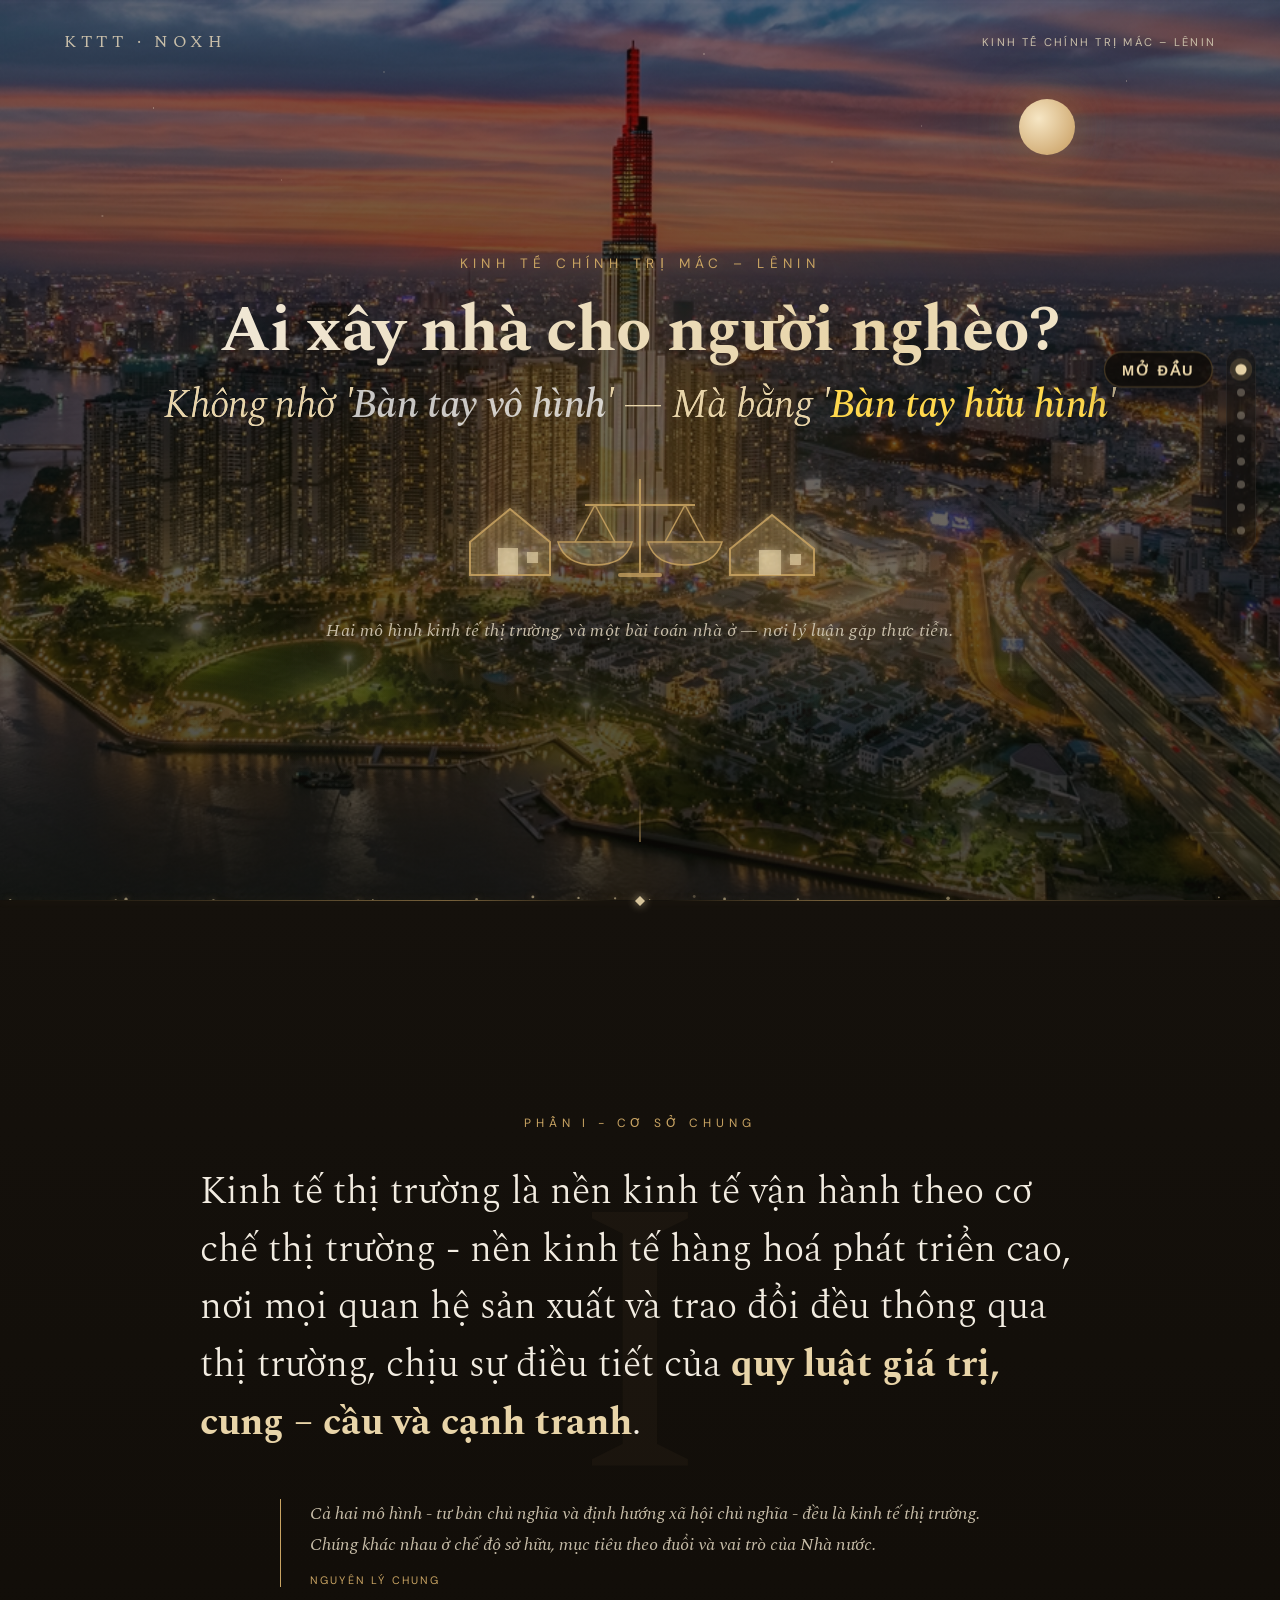
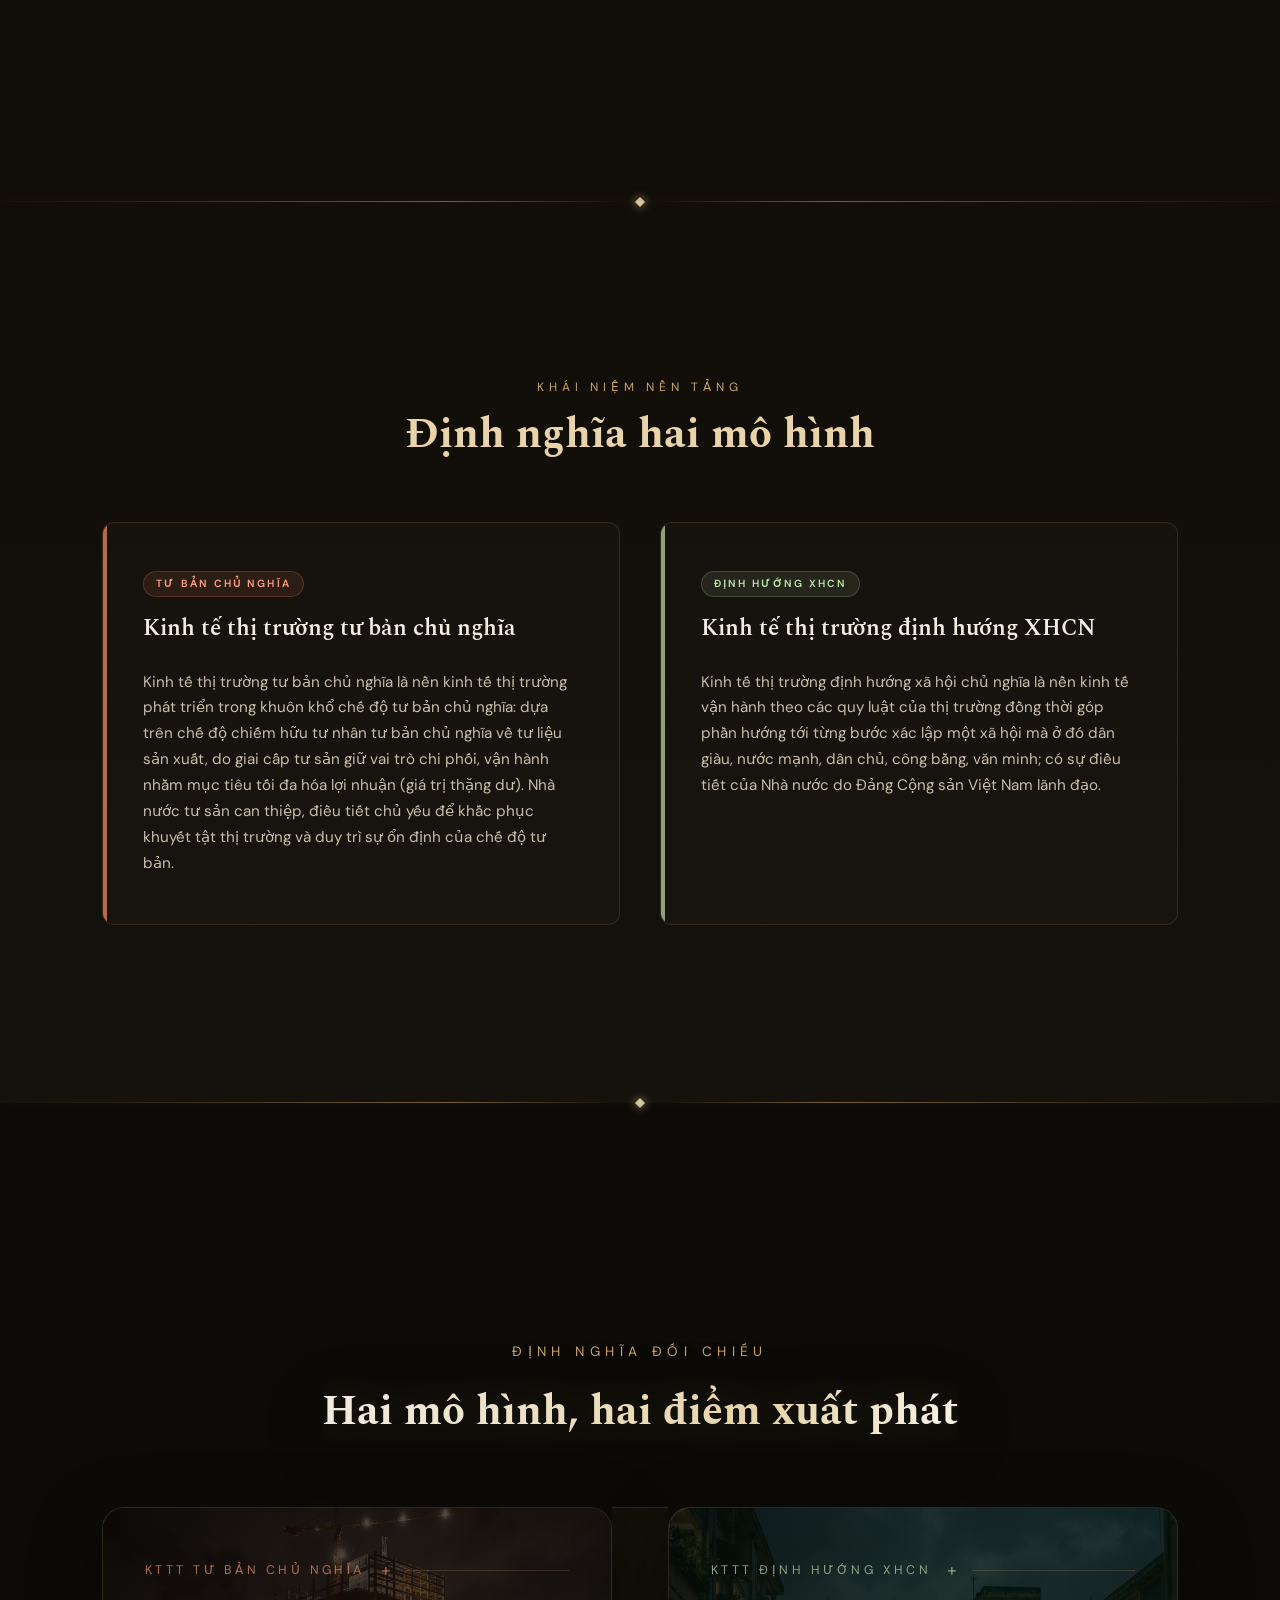
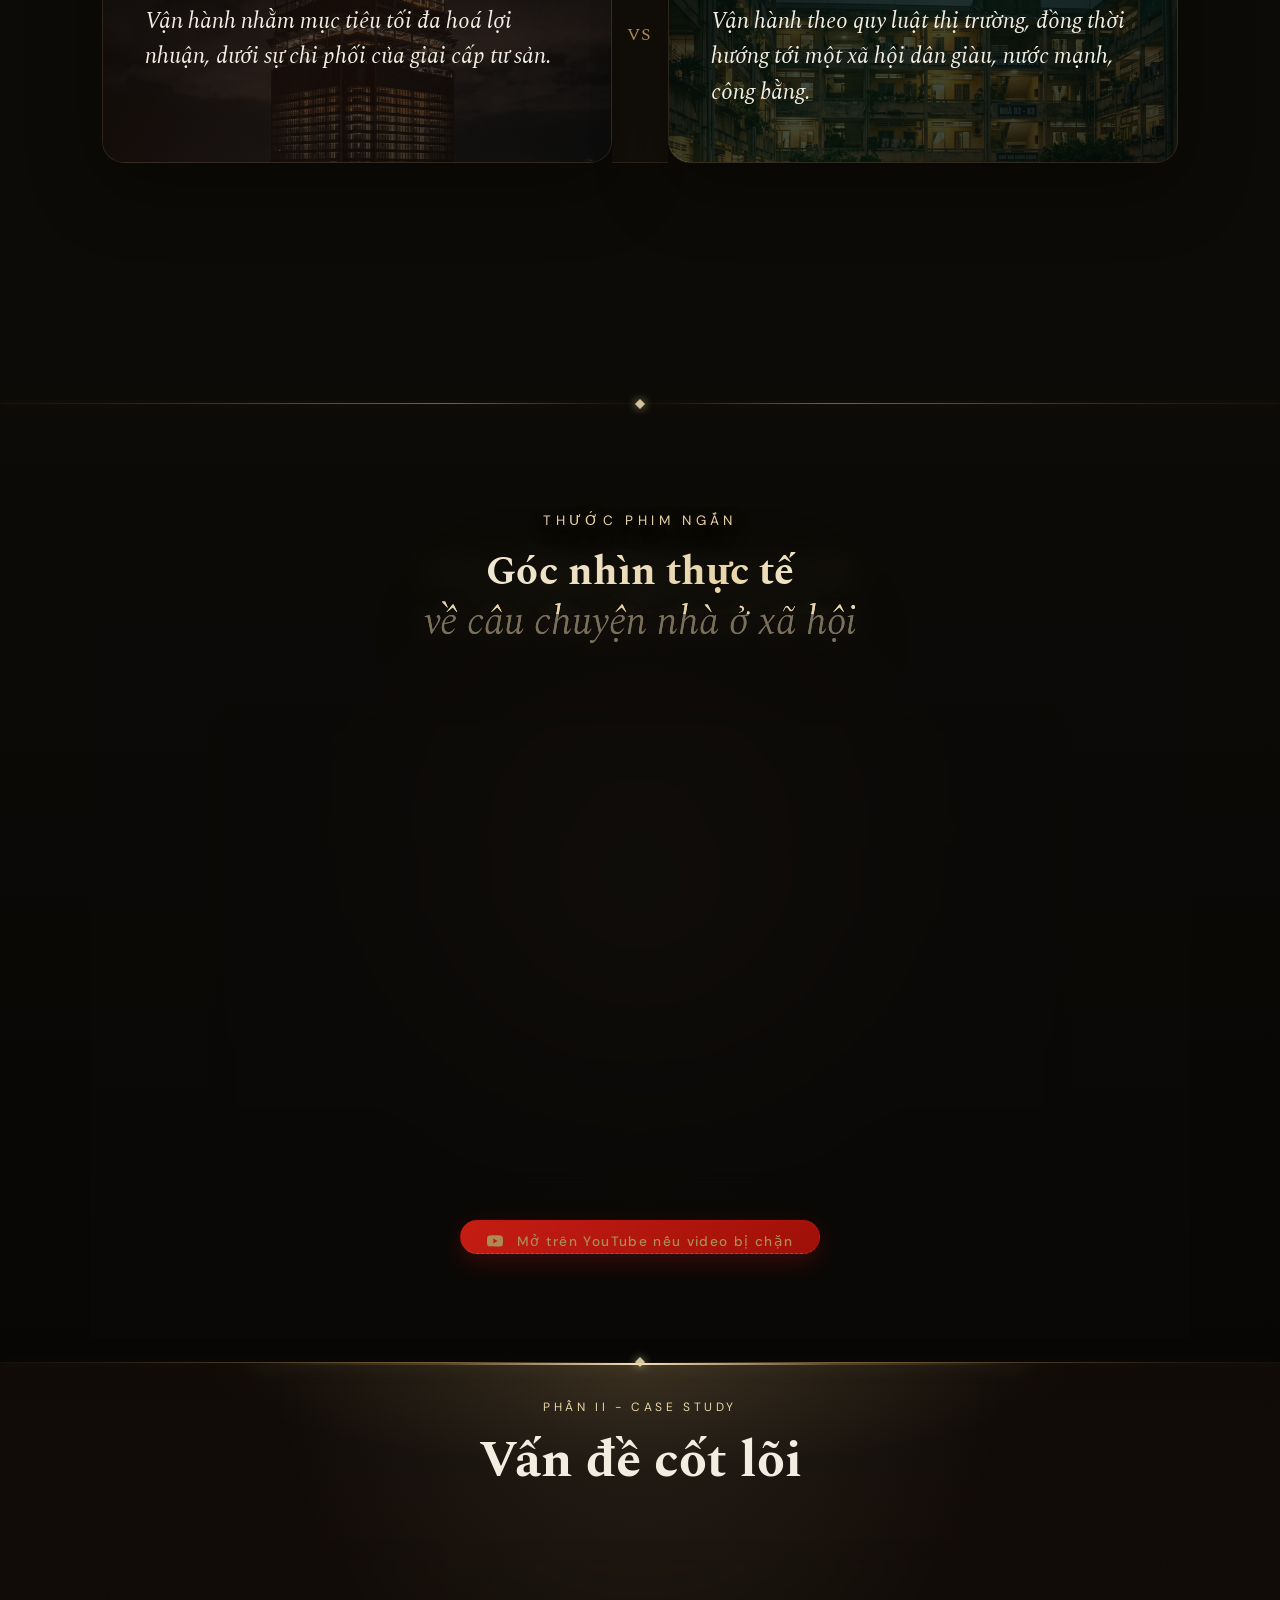
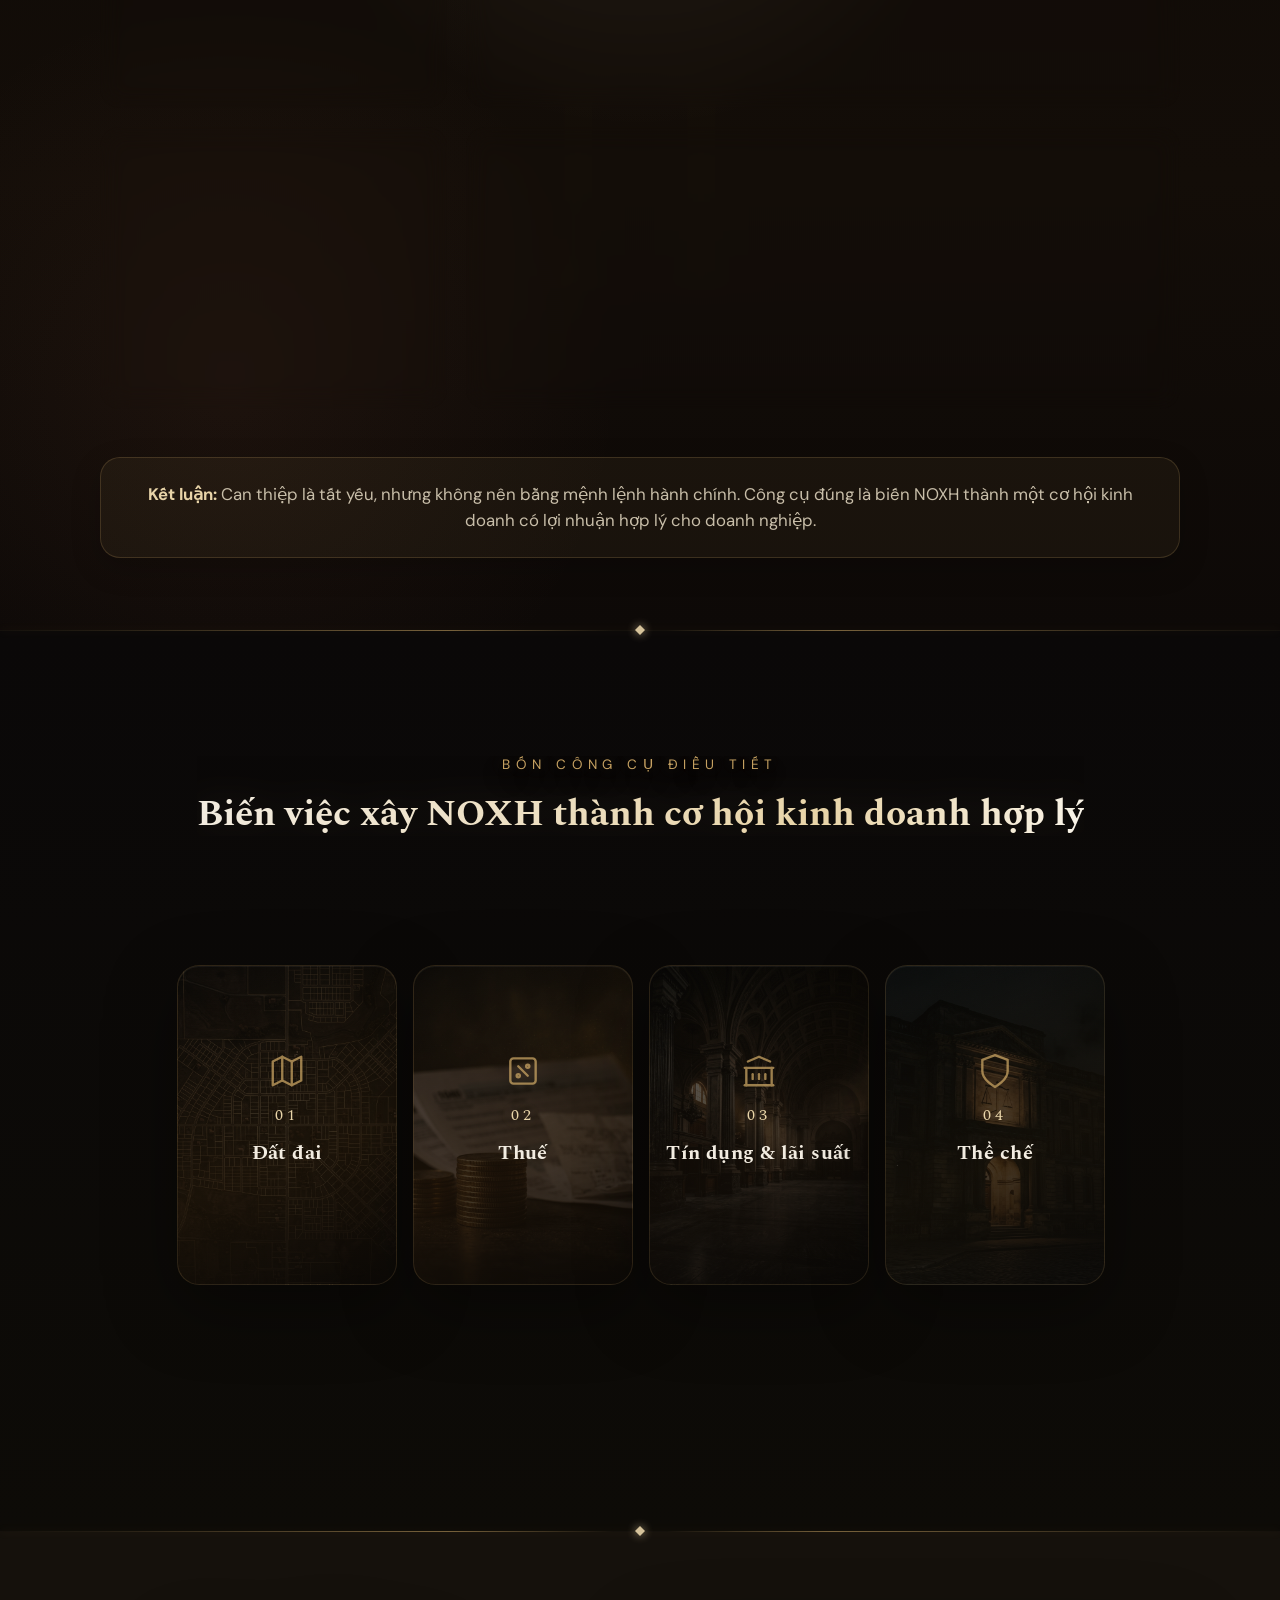
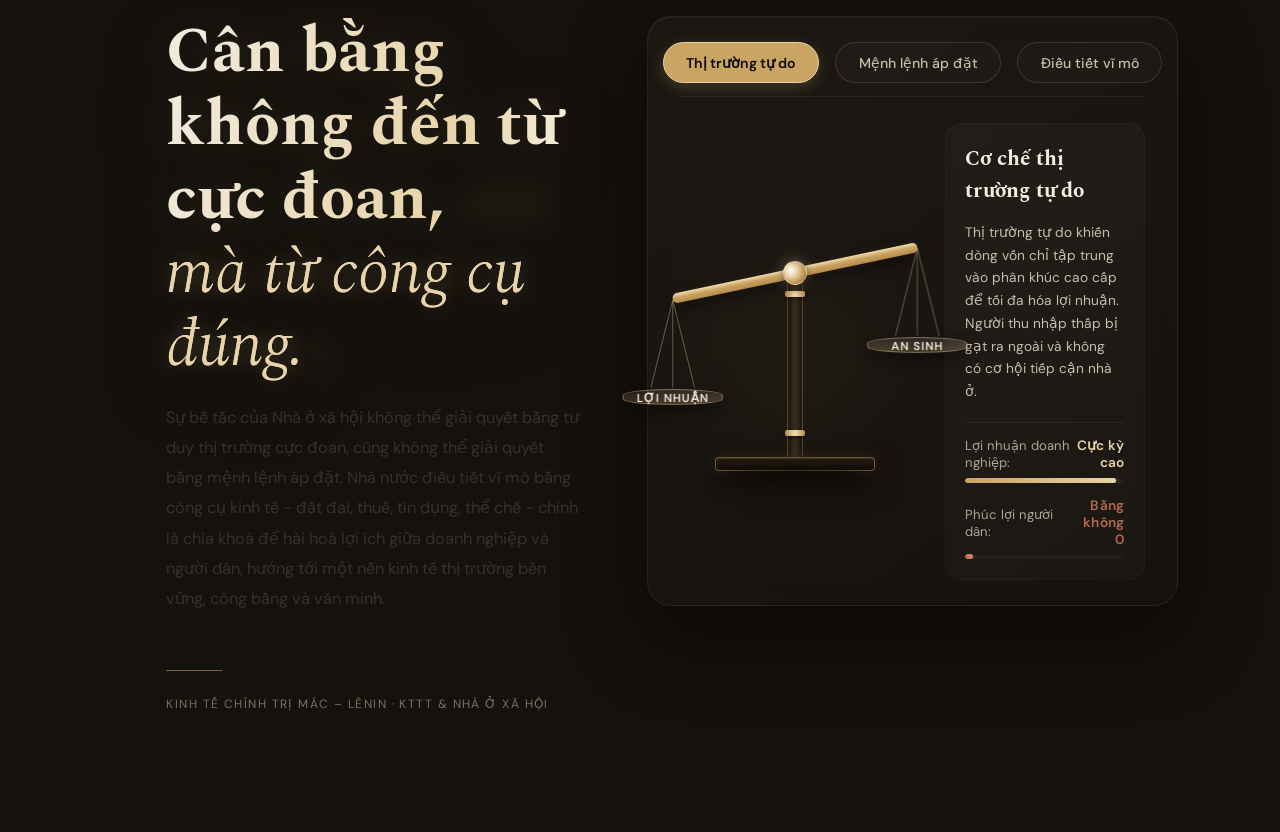
<file: index.html>
<!--
  =========================================
  GHI CHÚ DỰ ÁN (PROJECT OVERVIEW & CONTEXT)
  =========================================
  - Tên dự án: Trang trình chiếu tương tác "Bàn Tay Vô Hình và Bàn Tay Nhà Nước - Câu Chuyện Nhà Ở Xã Hội"
  - Môn học: Kinh tế chính trị Mác – Lênin (Marxist-Leninist Political Economy).
  - Vai trò của file này: Chứa cấu trúc HTML chính, nội dung văn bản, sơ đồ SVG và các thẻ liên kết CSS (style.css) cùng Javascript (script.js).
  
  Cấu trúc các phần (Sections):
    1. Preloader & Navigation: Màn hình chờ tải trang và thanh điều hướng cố định (Sticky Navigation) với thanh tiến trình tiến độ đọc.
    2. Scene 1 - Hero: Phần giới thiệu chính, hiệu ứng hạt bụi vàng (Canvas) và các lớp nền Parallax (sao, mặt trăng, dải sáng aurora).
    3. Scene 2 - Phần I (Cơ sở lý luận): Giới thiệu khái quát về kinh tế thị trường, các quy luật giá trị, cung - cầu và cạnh tranh.
    4. Scene 3 - Định nghĩa & Đối chiếu:
       - Định nghĩa chi tiết về KTTT Tư bản chủ nghĩa và KTTT Định hướng XHCN.
       - Bảng so sánh tương tác (Accordion panels) giữa 2 mô hình (Sở hữu, Mục tiêu, Phân phối, Vai trò Nhà nước, Công bằng).
    5. Scene 4 - Phóng sự thực tế: Nhúng trình phát video Youtube về thực trạng nhà ở xã hội (NOXH).
    6. Scene 5 - Phần II (Vấn đề cốt lõi): Sử dụng Bento Grid hiển thị mâu thuẫn cốt lõi giữa lợi nhuận doanh nghiệp và nhu cầu của người nghèo.
       - Có sơ đồ động mô phỏng dòng vốn thị trường chảy vào phân khúc cao cấp thay vì NOXH khi thiếu sự can thiệp.
    7. Scene 6 - Bốn công cụ điều tiết: Thiết kế lưới thẻ tương tác 3D (Đất đai, Thuế, Lãi suất, Thể chế) nhằm biến xây dựng NOXH thành cơ hội kinh doanh hợp lý.
    8. Scene 7 - Kết luận & Cán cân tương tác: Mô phỏng cán cân công lý/kinh tế để người dùng tương tác lựa chọn 3 chế độ:
       - Thị trường tự do (Tự điều tiết cực đoan) -> Lợi nhuận cao, An sinh bằng 0.
       - Mệnh lệnh áp đặt -> Triệt tiêu động lực kinh doanh.
       - Điều tiết vĩ mô -> Hài hòa lợi ích giữa Lợi nhuận và An sinh.
-->
<!doctype html>
<html lang="vi">

<head>
  <meta charset="UTF-8" />
  <meta name="viewport" content="width=device-width, initial-scale=1.0" />
  <title>Bàn Tay Vô Hình và Bàn Tay Nhà Nước - Câu Chuyện Nhà Ở Xã Hội</title>
  <link rel="preconnect" href="https://fonts.googleapis.com" />
  <link rel="preconnect" href="https://fonts.gstatic.com" crossorigin>
  <link
    href="https://fonts.googleapis.com/css2?family=DM+Sans:ital,wght@0,400;0,500;0,600;0,700;1,400;1,500;1,600;1,700&family=Spectral:ital,wght@0,300;0,400;0,500;0,600;0,700;1,300;1,400;1,500;1,600;1,700&display=swap"
    rel="stylesheet" />
  <link rel="stylesheet" href="style.css" />
</head>

<body>

  <!-- PRELOADER: Màn hình chờ khi tải trang. Giúp che đi quá trình tải hình ảnh nền nặng và khởi tạo Canvas. -->
  <div id="preloader">
    <div class="preloader-content">
      <div class="preloader-line">
        <div class="preloader-progress" id="preloader-progress"></div>
      </div>
      <div class="preloader-text">Loading... <span id="preloader-percent">0</span>%</div>
    </div>
  </div>

  <!-- THANH TIẾN TRÌNH & NÚT ĐIỀU HƯỚNG NHANH -->
  <!-- #progress: Thanh chạy dọc đầu trang thể hiện % cuộn trang của người dùng -->
  <div id="progress"></div>
  <!-- #section-dots: Chứa các dấu chấm nhỏ bên phải màn hình để chuyển nhanh đến các Scene -->
  <div id="section-dots" aria-label="Điều hướng từng phần"></div>

  <!-- NAVIGATION HEADER: Thanh tiêu đề đầu trang. Tự động thu nhỏ và đổi màu khi cuộn trang (nav-scrolled). -->
  <nav>
    <div class="nav-logo">KTTT · NOXH</div>
    <div class="nav-title" id="nav-center-title"></div>
    <div class="nav-tag">Kinh tế chính trị Mác – Lênin</div>
    <div class="nav-gold-divider" aria-hidden="true"><span class="gold-divider-gem"><svg viewBox="0 0 10 10"
          xmlns="http://www.w3.org/2000/svg">
          <polygon points="5,0 10,5 5,10 0,5" fill="rgba(232,212,168,0.9)" />
        </svg></span></div>
  </nav>

  <!-- SCENE 1: HERO (PHẦN MỞ ĐẦU)
       - Chứa tiêu đề chính đầy ấn tượng với hiệu ứng chữ phát sáng.
       - Các thẻ div nền tạo chiều sâu không gian Parallax di chuyển theo chuột.
       - Thẻ canvas để chạy script vẽ các hạt bụi vàng chuyển động ngẫu nhiên.
  -->
  <section class="scene" id="scene-hero" data-dot-label="Mở đầu">

    <!-- Các lớp nền Parallax tạo hiệu ứng 3D chiều sâu không gian -->
    <div class="stars" aria-hidden="true"></div> <!-- Lớp các vì sao nhấp nháy -->
    <div class="moon" aria-hidden="true"></div> <!-- Lớp mặt trăng phát sáng -->
    <div id="motes" aria-hidden="true"></div> <!-- Lớp bụi mờ ảo -->
    <div class="atmos" aria-hidden="true"></div> <!-- Dải sáng nền 1 -->
    <div class="atmos-2" aria-hidden="true"></div> <!-- Dải sáng nền 2 -->
    <!-- Parallax aurora -->
    <div class="hero-aurora" aria-hidden="true"></div> <!-- Hiệu ứng hào quang phát sáng -->
    <!-- Particle canvas: Nơi JavaScript vẽ hiệu ứng bụi vàng chuyển động liên tục -->
    <canvas id="hero-canvas" aria-hidden="true"></canvas>

    <div class="hero-content">
      <div class="hero-eyebrow">Kinh tế chính trị Mác – Lênin</div>
      <h1 class="hero-title">
        <span class="hero-main">Ai xây nhà cho người nghèo?</span>
        <span class="hero-second">Không nhờ '<span class="hero-vohinh">Bàn tay vô hình</span>' — Mà bằng '<span
            class="hero-kientao">Bàn tay hữu hình</span>'</span>
      </h1>
      <div class="hero-illustration" aria-hidden="true">
        <svg viewBox="0 0 520 150" role="img" xmlns="http://www.w3.org/2000/svg">
          <defs>
            <linearGradient id="houseGold" x1="0" y1="0" x2="1" y2="1">
              <stop offset="0" stop-color="#f3deb0" />
              <stop offset="1" stop-color="#b78b47" />
            </linearGradient>
            <filter id="softGlow" x="-30%" y="-30%" width="160%" height="160%">
              <feGaussianBlur stdDeviation="4" result="blur" />
              <feMerge>
                <feMergeNode in="blur" />
                <feMergeNode in="SourceGraphic" />
              </feMerge>
            </filter>
          </defs>
          <g opacity="0.9" filter="url(#softGlow)">
            <path d="M90 95 L130 62 L170 95 V128 H90 Z" fill="rgba(201,164,99,0.18)" stroke="#c9a463"
              stroke-width="2" />
            <rect x="118" y="101" width="20" height="27" fill="#e8d4a8" opacity="0.75" />
            <rect x="147" y="105" width="11" height="11" fill="#e8d4a8" opacity="0.75" />
            <path d="M350 102 L392 68 L434 102 V128 H350 Z" fill="rgba(201,164,99,0.18)" stroke="#c9a463"
              stroke-width="2" />
            <rect x="379" y="103" width="22" height="25" fill="#e8d4a8" opacity="0.75" />
            <rect x="410" y="107" width="11" height="11" fill="#e8d4a8" opacity="0.75" />
            <line x1="260" y1="32" x2="260" y2="126" stroke="#c9a463" stroke-width="2" />
            <line x1="205" y1="58" x2="315" y2="58" stroke="#c9a463" stroke-width="2" />
            <line x1="215" y1="58" x2="195" y2="95" stroke="#c9a463" stroke-width="1.5" />
            <line x1="215" y1="58" x2="235" y2="95" stroke="#c9a463" stroke-width="1.5" />
            <path d="M178 95 H252 Q245 118 215 118 Q185 118 178 95Z" fill="rgba(232,212,168,0.14)" stroke="#c9a463"
              stroke-width="1.5" />
            <line x1="305" y1="58" x2="285" y2="95" stroke="#c9a463" stroke-width="1.5" />
            <line x1="305" y1="58" x2="325" y2="95" stroke="#c9a463" stroke-width="1.5" />
            <path d="M268 95 H342 Q335 118 305 118 Q275 118 268 95Z" fill="rgba(232,212,168,0.14)" stroke="#c9a463"
              stroke-width="1.5" />
            <rect x="238" y="126" width="44" height="4" rx="2" fill="#c9a463" opacity="0.85" />
          </g>
        </svg>
      </div>
      <p class="hero-sub">Hai mô hình kinh tế thị trường, và một bài toán nhà ở — <span class="no-break">nơi lý luận gặp
          thực tiễn.</span></p>
    </div>

    <button class="hero-scroll-hint" id="scroll-hint-btn" aria-label="Cuộn xuống phần tiếp theo">
      <div class="scroll-line"></div>
    </button>
  </section>

  <div class="gold-divider" aria-hidden="true"><span class="gold-divider-gem"><svg viewBox="0 0 10 10"
        xmlns="http://www.w3.org/2000/svg">
        <polygon points="5,0 10,5 5,10 0,5" fill="rgba(232,212,168,0.9)" />
      </svg></span></div>

  <!-- SCENE 2: CƠ SỞ CHUNG (PHẦN I - LÝ LUẬN NỀN TẢNG)
       - Trình bày định nghĩa sơ khởi và nguyên lý cốt lõi của kinh tế thị trường.
       - Lớp hiệu ứng .reveal giúp các phần tử mờ dần và trượt lên khi cuộn tới nhờ IntersectionObserver.
  -->
  <section class="scene scene-thesis" id="scene-thesis-1" data-dot-label="Cơ sở lý luận">
    <div class="thesis-number">I</div>
    <div class="thesis-eyebrow reveal">Phần I - Cơ sở chung</div>
    <p class="thesis-body reveal reveal-delay-1">Kinh tế thị trường là nền kinh tế vận hành theo cơ chế thị trường - nền
      kinh tế hàng hoá phát triển cao, nơi mọi quan hệ sản xuất và trao đổi đều thông qua thị trường, chịu sự điều tiết
      của <strong>quy luật giá trị, cung – cầu và cạnh tranh</strong>.</p>
    <div class="thesis-quote reveal reveal-delay-2">
      <p>Cả hai mô hình - tư bản chủ nghĩa và định hướng xã hội chủ nghĩa - đều là kinh tế thị trường. Chúng khác nhau ở
        chế độ sở hữu, mục tiêu theo đuổi và vai trò của Nhà nước.</p>
      <cite>Nguyên lý chung</cite>
    </div>
  </section>

  <div class="gold-divider" aria-hidden="true"><span class="gold-divider-gem"><svg viewBox="0 0 10 10"
        xmlns="http://www.w3.org/2000/svg">
        <polygon points="5,0 10,5 5,10 0,5" fill="rgba(232,212,168,0.9)" />
      </svg></span></div>

  <!-- SCENE: ĐỊNH NGHĨA HAI MÔ HÌNH KINH TẾ
       - Sử dụng lưới định nghĩa (definitions-grid) gồm 2 thẻ định nghĩa lớn.
       - Giúp người xem nắm bắt nhanh bản chất của KTTT Tư bản chủ nghĩa và KTTT Định hướng XHCN trước khi đi vào so sánh.
  -->
  <section class="scene" id="scene-definitions" data-dot-label="Định nghĩa">
    <div class="definitions-eyebrow reveal">Khái niệm nền tảng</div>
    <h2 class="definitions-title reveal reveal-delay-1" data-glow="Định nghĩa hai mô hình">Định nghĩa hai mô hình</h2>

    <div class="definitions-grid">
      <div class="definition-card tbcn reveal reveal-delay-2">
        <div class="def-header">
          <span class="def-badge">Tư bản chủ nghĩa</span>
          <h3>Kinh tế thị trường tư bản chủ nghĩa</h3>
        </div>
        <p class="def-text">Kinh tế thị trường tư bản chủ nghĩa là nền kinh tế thị trường phát triển trong khuôn khổ chế
          độ tư bản chủ nghĩa: dựa trên chế độ chiếm hữu tư nhân tư bản chủ nghĩa về tư liệu sản xuất, do giai cấp tư
          sản giữ vai trò chi phối, vận hành nhằm mục tiêu tối đa hóa lợi nhuận (giá trị thặng dư). Nhà nước tư sản can
          thiệp, điều tiết chủ yếu để khắc phục khuyết tật thị trường và duy trì sự ổn định của chế độ tư bản.</p>
      </div>

      <div class="definition-card xhcn reveal reveal-delay-3">
        <div class="def-header">
          <span class="def-badge">Định hướng XHCN</span>
          <h3>Kinh tế thị trường định hướng XHCN</h3>
        </div>
        <p class="def-text">Kinh tế thị trường định hướng xã hội chủ nghĩa là nền kinh tế vận hành theo các quy luật của
          thị trường đồng thời góp phần hướng tới từng bước xác lập một xã hội mà ở đó dân giàu, nước mạnh, dân chủ,
          công bằng, văn minh; có sự điều tiết của Nhà nước do Đảng Cộng sản Việt Nam lãnh đạo.</p>
      </div>
    </div>
  </section>

  <div class="gold-divider" aria-hidden="true"><span class="gold-divider-gem"><svg viewBox="0 0 10 10"
        xmlns="http://www.w3.org/2000/svg">
        <polygon points="5,0 10,5 5,10 0,5" fill="rgba(232,212,168,0.9)" />
      </svg></span></div>

  <!-- SCENE 3: HAI MÔ HÌNH ĐỐI CHIẾU CHI TIẾT (BẢNG TƯƠNG TÁC ACCORDION)
       - Thiết kế chia đôi màn hình (views-split) với ký tự "VS" ở giữa.
       - Mỗi bên là một Accordion Panel (.view-panel) cho phép nhấp chuột để mở rộng (.view-details) hiển thị các tiêu chí so sánh.
  -->
  <section class="scene" id="scene-views" data-dot-label="Hai mô hình">
    <div class="views-eyebrow reveal">Định nghĩa đối chiếu</div>
    <h2 class="views-title reveal reveal-delay-1" data-glow="Hai mô hình, hai điểm xuất phát">Hai mô hình, hai điểm xuất
      phát</h2>

    <div class="views-split">
      <div class="view-panel tbcn" data-panel="1" tabindex="0" role="button" aria-expanded="false">
        <div class="view-label">KTTT Tư bản chủ nghĩa <span class="toggle-icon">+</span></div>
        <p class="view-statement">Vận hành nhằm mục tiêu tối đa hoá lợi nhuận, dưới sự chi phối của giai cấp tư sản.</p>
        <div class="view-details">
          <div class="view-detail-item"><strong>Sở hữu:</strong> tư nhân tư bản chủ nghĩa về tư liệu sản xuất giữ vai
            trò chi phối.</div>
          <div class="view-detail-item"><strong>Mục tiêu:</strong> tối đa hoá lợi nhuận, tích luỹ tư bản - giá trị thặng
            dư là động lực trung tâm.</div>
          <div class="view-detail-item"><strong>Vai trò Nhà nước:</strong> Nhà nước tư sản can thiệp chủ yếu để khắc
            phục khuyết tật thị trường và duy trì ổn định chế độ.</div>
          <div class="view-detail-item"><strong>Phân phối:</strong> theo sở hữu vốn và quy mô vốn góp, theo quy luật
            cung – cầu hàng hoá sức lao động.</div>
          <div class="view-detail-item"><strong>Công bằng xã hội:</strong> là phương tiện để giữ ổn định chế độ, không
            phải mục tiêu tự thân.</div>
        </div>
      </div>

      <div class="views-vs">VS</div>

      <div class="view-panel xhcn" data-panel="2" tabindex="0" role="button" aria-expanded="false">
        <div class="view-label">KTTT định hướng XHCN <span class="toggle-icon">+</span></div>
        <p class="view-statement">Vận hành theo quy luật thị trường, đồng thời hướng tới một xã hội dân giàu, nước mạnh,
          công bằng.</p>
        <div class="view-details">
          <div class="view-detail-item"><strong>Sở hữu:</strong> đa sở hữu; kinh tế nhà nước giữ vai trò chủ đạo, kinh
            tế tư nhân là động lực quan trọng.</div>
          <div class="view-detail-item"><strong>Mục tiêu:</strong> dân giàu, nước mạnh, dân chủ, công bằng, văn minh;
            phát triển lực lượng sản xuất, xây dựng CNXH.</div>
          <div class="view-detail-item"><strong>Vai trò Nhà nước:</strong> Nhà nước pháp quyền XHCN của dân, do dân, vì
            dân, dưới sự lãnh đạo của Đảng; điều tiết vì lợi ích nhân dân.</div>
          <div class="view-detail-item"><strong>Phân phối:</strong> theo lao động, hiệu quả, đóng góp và phúc lợi xã
            hội.</div>
          <div class="view-detail-item"><strong>Công bằng xã hội:</strong> vừa là phương tiện, vừa là mục tiêu phải từng
            bước hiện thực hoá.</div>
        </div>
      </div>
    </div>
  </section>

  <div class="gold-divider" aria-hidden="true"><span class="gold-divider-gem"><svg viewBox="0 0 10 10"
        xmlns="http://www.w3.org/2000/svg">
        <polygon points="5,0 10,5 5,10 0,5" fill="rgba(232,212,168,0.9)" />
      </svg></span></div>

  <!-- SCENE: TRÌNH CHIẾU VIDEO THỰC TẾ
       - Nhúng video Youtube ẩn các thông tin quảng cáo liên quan qua tham số của youtube-nocookie.
       - Hỗ trợ nút dự phòng (yt-fallback-btn) nếu trình duyệt chặn không cho hiển thị iframe.
  -->
  <section class="scene" id="scene-video" data-dot-label="Phóng sự thực tế">
    <div class="video-eyebrow reveal">Thước phim ngắn</div>
    <h2 class="video-title reveal reveal-delay-1" data-glow="Góc nhìn thực tế về câu chuyện nhà ở xã hội">Góc nhìn thực
      tế<br><em>về câu chuyện nhà ở xã hội</em></h2>
    <div class="video-wrapper reveal reveal-delay-2">
      <iframe src="https://www.youtube-nocookie.com/embed/1OV3FjgYM9o?rel=0&modestbranding=1&playsinline=1"
        loading="lazy" title="YouTube video player" frameborder="0" allow="
        accelerometer;
        autoplay;
        clipboard-write;
        encrypted-media;
        gyroscope;
        picture-in-picture;
        web-share;
      " referrerpolicy="strict-origin-when-cross-origin" allowfullscreen></iframe>
    </div>
    <a class="yt-fallback-btn" href="https://www.youtube.com/watch?v=1OV3FjgYM9o" target="_blank"
      rel="noopener noreferrer">
      <svg class="yt-icon" viewBox="0 0 24 24" width="16" height="16" fill="currentColor"
        style="display:inline-block; vertical-align:middle; margin-right:6px;">
        <path
          d="M23.498 6.163a3.003 3.003 0 0 0-2.11-2.11C19.517 3.545 12 3.545 12 3.545s-7.517 0-9.388.508a3.003 3.003 0 0 0-2.11 2.11C0 8.033 0 12 0 12s0 3.967.502 5.837a3.003 3.003 0 0 0 2.11 2.11c1.871.508 9.388.508 9.388.508s7.517 0 9.388-.508a3.003 3.003 0 0 0 2.11-2.11C24 15.967 24 12 24 12s0-3.967-.502-5.837zM9.545 15.568V8.432L15.818 12l-6.273 3.568z" />
      </svg>
      Mở trên YouTube nếu video bị chặn
    </a>
  </section>

  <div class="gold-divider" aria-hidden="true"><span class="gold-divider-gem"><svg viewBox="0 0 10 10"
        xmlns="http://www.w3.org/2000/svg">
        <polygon points="5,0 10,5 5,10 0,5" fill="rgba(232,212,168,0.9)" />
      </svg></span></div>

  <!-- SCENE 4: PHẦN II - VẤN ĐỀ CỐT LÕI (BENTO GRID & SƠ ĐỒ DÒNG VỐN)
       - Thiết kế kiểu lưới Bento hiện đại (.bento-grid) để trình bày nội dung.
       - Trực quan hóa mâu thuẫn kinh tế: Dòng vốn tự do bị tắc khi chảy vào Nhà ở xã hội vì biên lợi nhuận thấp, trong khi dễ dàng chảy vào phân khúc cao cấp.
  -->
  <section class="scene scene-thesis case-study-scene case-study-pro" id="scene-thesis-2"
    data-dot-label="Vấn đề cốt lõi">
    <div class="thesis-number">II</div>

    <div class="bento-shell reveal">
      <div class="bento-header">
        <div class="bento-kicker">Phần II - Case Study</div>
        <h2 class="bento-main-title">Vấn đề cốt lõi</h2>
      </div>

      <div class="bento-grid">
        <!-- Mâu thuẫn -->
        <div class="bento-card bento-conflict">
          <div class="bento-card-title">Mâu thuẫn</div>
          <div class="bento-card-body">
            <p>Doanh nghiệp cần <strong class="gold-text">lợi nhuận</strong>.</p>
            <p>Người thu nhập thấp cần <strong class="gold-text">nhà ở giá rẻ</strong>.</p>
          </div>
        </div>

        <!-- Cơ chế -->
        <div class="bento-card bento-mechanism">
          <div class="bento-card-title">Cơ chế thị trường</div>
          <div class="bento-card-body">
            <p>Theo quy luật tỷ suất lợi nhuận, vốn tự động chảy vào phân khúc chung cư cao cấp — nơi biên lợi nhuận
              cao, thu hồi vốn nhanh.</p>
          </div>
        </div>

        <!-- Hệ quả -->
        <div class="bento-card bento-consequence">
          <div class="bento-card-title warning-text">Hệ quả</div>
          <div class="bento-card-body">
            <p>Nếu để <strong>“bàn tay vô hình”</strong> tự điều tiết, người nghèo sẽ hoàn toàn bị gạt ra rìa.</p>
          </div>
        </div>

        <!-- Dòng vốn -->
        <div class="bento-card bento-flow">
          <div class="bento-card-title">Dòng vốn thị trường</div>
          <div class="bento-card-body flow-container">

            <!-- Track 1: Chảy thông -->
            <div class="flow-item flow-good">
              <div class="flow-src-block">
                <svg class="flow-src-icon" viewBox="0 0 24 24" width="20" height="20" fill="none">
                  <rect x="2" y="6" width="20" height="14" rx="3" fill="rgba(201,164,99,0.15)" stroke="#c9a463"
                    stroke-width="1.5" />
                  <circle cx="12" cy="13" r="3" fill="#c9a463" opacity="0.8" />
                  <line x1="2" y1="10" x2="22" y2="10" stroke="#c9a463" stroke-width="1" opacity="0.5" />
                </svg>
                <span class="flow-src">Vốn đầu tư</span>
              </div>
              <div class="flow-track">
                <div class="flow-coin-track">
                  <span class="coin coin-1">💰</span>
                  <span class="coin coin-2">💰</span>
                  <span class="coin coin-3">💰</span>
                </div>
                <div class="flow-line"></div>
              </div>
              <div class="flow-dest-block flow-dest-good">
                <svg class="flow-dest-icon" viewBox="0 0 24 24" width="22" height="22" fill="none">
                  <path d="M3 21h18M5 21V9l7-6 7 6v12" stroke="#e8d4a8" stroke-width="1.5" stroke-linecap="round" />
                  <rect x="9" y="14" width="6" height="7" rx="1" fill="rgba(232,212,168,0.2)" stroke="#e8d4a8"
                    stroke-width="1.2" />
                </svg>
                <span class="flow-dest">Chung cư cao cấp<br><small>✓ Thu hồi vốn nhanh</small></span>
              </div>
            </div>

            <!-- Track 2: Bị chặn -->
            <div class="flow-item flow-blocked">
              <div class="flow-src-block">
                <svg class="flow-src-icon" viewBox="0 0 24 24" width="20" height="20" fill="none">
                  <rect x="2" y="6" width="20" height="14" rx="3" fill="rgba(201,164,99,0.1)"
                    stroke="rgba(201,164,99,0.5)" stroke-width="1.5" />
                  <circle cx="12" cy="13" r="3" fill="rgba(201,164,99,0.4)" />
                  <line x1="2" y1="10" x2="22" y2="10" stroke="rgba(201,164,99,0.3)" stroke-width="1" />
                </svg>
                <span class="flow-src">Vốn đầu tư</span>
              </div>
              <div class="flow-track blocked-track">
                <div class="flow-coin-track blocked-coin-track">
                  <span class="coin coin-b1">💸</span>
                  <span class="coin coin-b2">💸</span>
                </div>
                <div class="flow-line flow-line-blocked"></div>
                <div class="flow-block-wall">
                  <span class="block-icon">🚫</span>
                </div>
              </div>
              <div class="flow-dest-block flow-dest-bad">
                <svg class="flow-dest-icon" viewBox="0 0 24 24" width="22" height="22" fill="none">
                  <path d="M3 21h18M5 21V9l7-6 7 6v12" stroke="rgba(181,106,76,0.6)" stroke-width="1.5"
                    stroke-linecap="round" />
                  <rect x="9" y="14" width="6" height="7" rx="1" fill="rgba(181,106,76,0.08)"
                    stroke="rgba(181,106,76,0.5)" stroke-width="1.2" />
                  <line x1="5" y1="5" x2="19" y2="19" stroke="rgba(181,106,76,0.6)" stroke-width="1.5" />
                </svg>
                <span class="flow-dest">Nhà ở xã hội<br><small>✗ Cần hỗ trợ lợi nhuận</small></span>
              </div>
            </div>

          </div>
        </div>
      </div>

      <!-- Kết luận -->
      <div class="bento-conclusion">
        <strong>Kết luận:</strong> Can thiệp là tất yếu, nhưng không nên bằng mệnh lệnh hành chính. Công cụ đúng là biến
        NOXH thành một cơ hội kinh doanh có lợi nhuận hợp lý cho doanh nghiệp.
      </div>
    </div>
  </section>

  <div class="gold-divider" aria-hidden="true"><span class="gold-divider-gem"><svg viewBox="0 0 10 10"
        xmlns="http://www.w3.org/2000/svg">
        <polygon points="5,0 10,5 5,10 0,5" fill="rgba(232,212,168,0.9)" />
      </svg></span></div>

  <!-- SCENE 5: BỐN CÔNG CỤ ĐIỀU TIẾT VĨ MÔ CỦA NHÀ NƯỚC
       - Thiết kế 4 thẻ tương tác (.analysis-card). Khi di chuyển chuột vào, thẻ sẽ nghiêng 3D (3D tilt effect).
       - Khi nhấp chuột, thẻ mở rộng và thông tin chi tiết được hiển thị ở bảng mô tả phía trên (.analysis-detail-pane) trên giao diện desktop/tablet hoặc mở rộng thẻ trực tiếp trên mobile.
  -->
  <section class="scene" id="scene-analysis" data-dot-label="Bốn công cụ">
    <div class="analysis-header">
      <div class="analysis-eyebrow">Bốn công cụ điều tiết</div>
      <h2 class="analysis-title" data-glow="Biến việc xây NOXH thành cơ hội kinh doanh hợp lý">Biến việc xây NOXH thành
        cơ hội kinh doanh hợp lý</h2>
    </div>

    <div class="analysis-container">
      <div class="analysis-detail-pane"></div>
      <div class="analysis-grid">

        <div class="analysis-card" tabindex="0" role="button" aria-expanded="false">
          <svg class="card-icon" viewBox="0 0 24 24" width="38" height="38" fill="none" stroke="currentColor"
            stroke-width="1.5" stroke-linecap="round" stroke-linejoin="round">
            <path d="M3 6l6-3 6 3 6-3v15l-6 3-6-3-6 3V6z" />
            <line x1="9" y1="3" x2="9" y2="18" />
            <line x1="15" y1="6" x2="15" y2="21" />
          </svg>
          <div class="card-num">01</div>
          <div class="card-title">Đất đai</div>
          <div class="card-hint">Nhấp để xem</div>
          <div class="card-body">
            <p><strong>Bản chất:</strong> Chi phí đất đai và địa tô chiếm tỷ trọng cực lớn trong giá nhà, đẩy giá vượt
              sức mua của người dân.</p>
            <p><strong>Cơ chế:</strong> Nhà nước, với vai trò đại diện chủ sở hữu toàn dân về đất đai, miễn/giảm tiền sử
              dụng đất và bàn giao quỹ đất sạch cho doanh nghiệp.</p>
            <p class="result"><strong>Kết quả:</strong> Giá nhà giảm còn 15–20 triệu/m², doanh nghiệp vẫn đảm bảo mức
              lời định mức khoảng 10% trên chi phí xây dựng.</p>
          </div>
        </div>

        <div class="analysis-card" tabindex="0" role="button" aria-expanded="false">
          <svg class="card-icon" viewBox="0 0 24 24" width="38" height="38" fill="none" stroke="currentColor"
            stroke-width="1.5" stroke-linecap="round" stroke-linejoin="round">
            <rect x="4" y="4" width="16" height="16" rx="2" />
            <line x1="9" y1="9" x2="15" y2="15" />
            <circle cx="9" cy="15" r="1" />
            <circle cx="15" cy="9" r="1" />
          </svg>
          <div class="card-num">02</div>
          <div class="card-title">Thuế</div>
          <div class="card-hint">Nhấp để xem</div>
          <div class="card-body">
            <p><strong>Ưu đãi NOXH:</strong> Miễn, giảm thuế VAT đầu ra và thuế thu nhập doanh nghiệp kịch khung cho chủ
              đầu tư.</p>
            <p><strong>Siết cao cấp:</strong> Đánh thuế tài sản luỹ tiến hoặc thuế cao với bất động sản thứ hai và hành
              vi đầu cơ.</p>
            <p class="result"><strong>Kết quả:</strong> Lợi nhuận kỳ vọng ở phân khúc cao cấp giảm, vốn tự dịch chuyển
              về nơi có lợi tức ổn định.</p>
          </div>
        </div>

        <div class="analysis-card" tabindex="0" role="button" aria-expanded="false">
          <svg class="card-icon" viewBox="0 0 24 24" width="38" height="38" fill="none" stroke="currentColor"
            stroke-width="1.5" stroke-linecap="round" stroke-linejoin="round">
            <path d="M3 21h18" />
            <path d="M3 10h18" />
            <path d="M5 6l7-3 7 3" />
            <path d="M4 10v11" />
            <path d="M20 10v11" />
            <path d="M8 14v3" />
            <path d="M12 14v3" />
            <path d="M16 14v3" />
          </svg>
          <div class="card-num">03</div>
          <div class="card-title">Tín dụng & lãi suất</div>
          <div class="card-hint">Nhấp để xem</div>
          <div class="card-body">
            <p><strong>Bản chất:</strong> Lãi suất vay ngân hàng là con dao hai lưỡi - vừa ăn mòn lợi nhuận doanh
              nghiệp, vừa đè nặng lên vai người mua nhà.</p>
            <p><strong>Phía cung:</strong> Chủ đầu tư tiếp cận gói vay xây dựng dài hạn, lãi suất thấp, giảm chi phí tài
              chính suốt thi công.</p>
            <p><strong>Phía cầu:</strong> Người thu nhập trung bình – thấp vay ưu đãi lãi suất cố định thấp, kỳ hạn
              15–25 năm, qua Ngân hàng Chính sách xã hội.</p>
            <p class="result"><strong>Kết quả:</strong> Doanh nghiệp hạ giá thành, nhu cầu tự nhiên chuyển thành sức mua
              thực tế; vốn xoay vòng liên tục.</p>
          </div>
        </div>

        <div class="analysis-card" tabindex="0" role="button" aria-expanded="false">
          <svg class="card-icon" viewBox="0 0 24 24" width="38" height="38" fill="none" stroke="currentColor"
            stroke-width="1.5" stroke-linecap="round" stroke-linejoin="round">
            <path d="M12 22s8-4 8-10V5l-8-3-8 3v7c0 6 8 10 8 10z" />
          </svg>
          <div class="card-num">04</div>
          <div class="card-title">Thể chế</div>
          <div class="card-hint">Nhấp để xem</div>
          <div class="card-body">
            <p><strong>Rủi ro:</strong> NOXH nhận ưu đãi rất lớn từ nguồn lực công, mang tính an sinh sâu sắc và dễ bị
              trục lợi kiểu "người giàu đi ô tô tranh suất mua của người nghèo".</p>
            <p><strong>Minh bạch:</strong> Đối chiếu dữ liệu dân cư quốc gia, mã số thuế cá nhân và tình trạng sở hữu
              tài sản thực tế.</p>
            <p><strong>Giám sát:</strong> Chế tài phạt nặng với hành vi đầu cơ, gom hàng hoặc bán lại suất mua trái
              phép.</p>
            <p class="result"><strong>Kết quả:</strong> Nhà ở đến đúng tay người cần, giữ nguyên vẹn mục tiêu an sinh
              của chính sách.</p>
          </div>
        </div>

      </div>
    </div>
  </section>

  <div class="gold-divider" aria-hidden="true"><span class="gold-divider-gem"><svg viewBox="0 0 10 10"
        xmlns="http://www.w3.org/2000/svg">
        <polygon points="5,0 10,5 5,10 0,5" fill="rgba(232,212,168,0.9)" />
      </svg></span></div>

  <!-- SCENE 6: PHẦN KẾT LUẬN & TIỆN ÍCH CÁN CÂN TƯƠNG TÁC (INTERACTIVE BALANCE SCALE)
       - Cột trái: Tóm tắt bài học chính từ môn học Kinh tế chính trị.
       - Cột phải: Tiện ích cán cân tương tác mô phỏng 3 trạng thái điều tiết: tự do, áp đặt mệnh lệnh, và điều tiết vĩ mô. Giúp người dùng trực quan hóa được sự thay đổi của cán cân Lợi nhuận vs An sinh.
  -->
  <section class="scene" id="scene-conclusion" data-dot-label="Kết luận">
    <div class="conclusion-glow"></div>
    <div class="conclusion-grid-wrapper">

      <!-- Cột trái: Văn bản kết luận -->
      <div class="conclusion-text-col">
        <h2 class="conclusion-title reveal reveal-delay-1"
          data-glow="Cân bằng không đến từ cực đoan, mà từ công cụ đúng.">Cân bằng không đến từ cực đoan,<br><em>mà từ
            công cụ đúng.</em></h2>
        <p class="conclusion-body" id="conclusion-text">Sự bế tắc của Nhà ở xã hội không thể giải quyết bằng tư duy thị
          trường cực đoan, cũng không thể giải quyết bằng mệnh lệnh áp đặt. Nhà nước điều tiết vĩ mô bằng công cụ kinh
          tế
          - đất đai, thuế, tín dụng, thể chế - chính là chìa khoá để hài hoà lợi ích giữa doanh nghiệp và người dân,
          hướng
          tới một nền kinh tế thị trường bền vững, công bằng và văn minh.</p>
        <div class="conclusion-divider"></div>
        <div class="conclusion-tag">Kinh tế chính trị Mác – Lênin · KTTT & Nhà ở xã hội</div>
      </div>

      <!-- Cột phải: Cán cân tương tác -->
      <div class="conclusion-widget-col">
        <div class="conclusion-balance-widget reveal reveal-delay-2">
          <div class="balance-controls">
            <button class="balance-btn active" data-state="free">Thị trường tự do</button>
            <button class="balance-btn" data-state="force">Mệnh lệnh áp đặt</button>
            <button class="balance-btn" data-state="macro">Điều tiết vĩ mô</button>
          </div>
          <div class="balance-display-grid">
            <!-- Cán cân hiển thị -->
            <div class="balance-scale-wrapper">
              <div class="scale-base"></div>
              <div class="scale-pillar"></div>
              <div class="scale-beam" style="--beam-rot: -12deg;">
                <!-- Left pan: Lợi nhuận -->
                <div class="scale-pan pan-left" style="transform: rotate(12deg);">
                  <svg class="pan-chains" viewBox="0 0 80 100">
                    <line x1="40" y1="0" x2="15" y2="100" />
                    <line x1="40" y1="0" x2="65" y2="100" />
                    <line x1="40" y1="0" x2="40" y2="100" />
                  </svg>
                  <div class="pan-plate">Lợi nhuận</div>
                </div>
                <!-- Right pan: An sinh -->
                <div class="scale-pan pan-right" style="transform: rotate(12deg);">
                  <svg class="pan-chains" viewBox="0 0 80 100">
                    <line x1="40" y1="0" x2="15" y2="100" />
                    <line x1="40" y1="0" x2="65" y2="100" />
                    <line x1="40" y1="0" x2="40" y2="100" />
                  </svg>
                  <div class="pan-plate">An sinh</div>
                </div>
              </div>
            </div>

            <!-- Nội dung mô tả chi tiết -->
            <div class="balance-info-card">
              <h4 class="info-card-title">Cơ chế thị trường tự&nbsp;do</h4>
              <p class="info-card-desc">Thị trường tự do khiến dòng vốn chỉ tập trung vào phân khúc cao cấp để tối đa
                hóa lợi nhuận. Người thu nhập thấp bị gạt ra ngoài và không có cơ hội tiếp cận nhà ở.</p>
              <div class="info-card-metric">
                <div class="metric-wrapper">
                  <div class="metric-row">
                    <span class="metric-label">Lợi nhuận doanh nghiệp:</span>
                    <span class="metric-val val-profit val-high">Cực kỳ cao</span>
                  </div>
                  <div class="metric-bar-bg">
                    <div class="metric-bar-fill fill-profit val-high" style="width: 95%;"></div>
                  </div>
                </div>
                <div class="metric-wrapper">
                  <div class="metric-row">
                    <span class="metric-label">Phúc lợi người dân:</span>
                    <span class="metric-val val-welfare val-low">Bằng không<br>0</span>
                  </div>
                  <div class="metric-bar-bg">
                    <div class="metric-bar-fill fill-welfare val-low" style="width: 5%;"></div>
                  </div>
                </div>
              </div>
            </div>
          </div>
        </div>
      </div>

    </div>
  </section>

  <script src="script.js" defer></script>

</body>

</html>
</file>
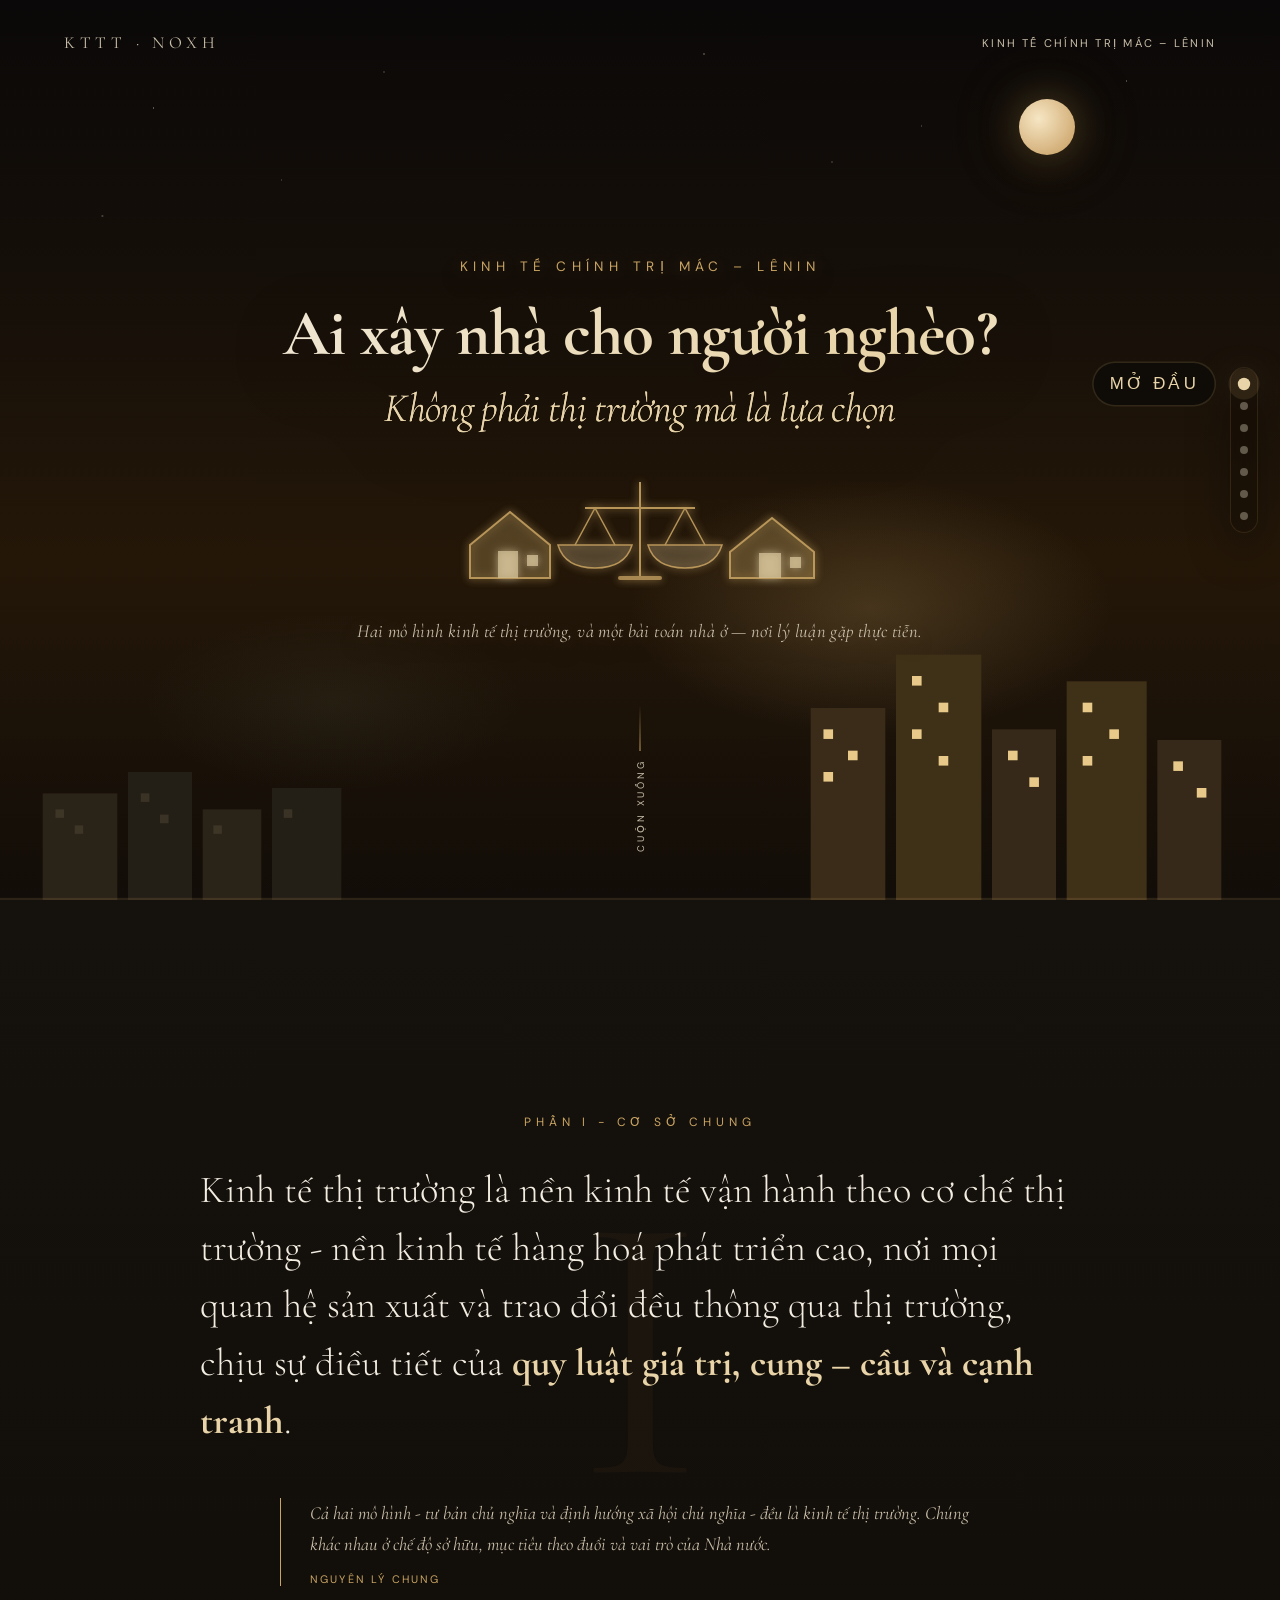
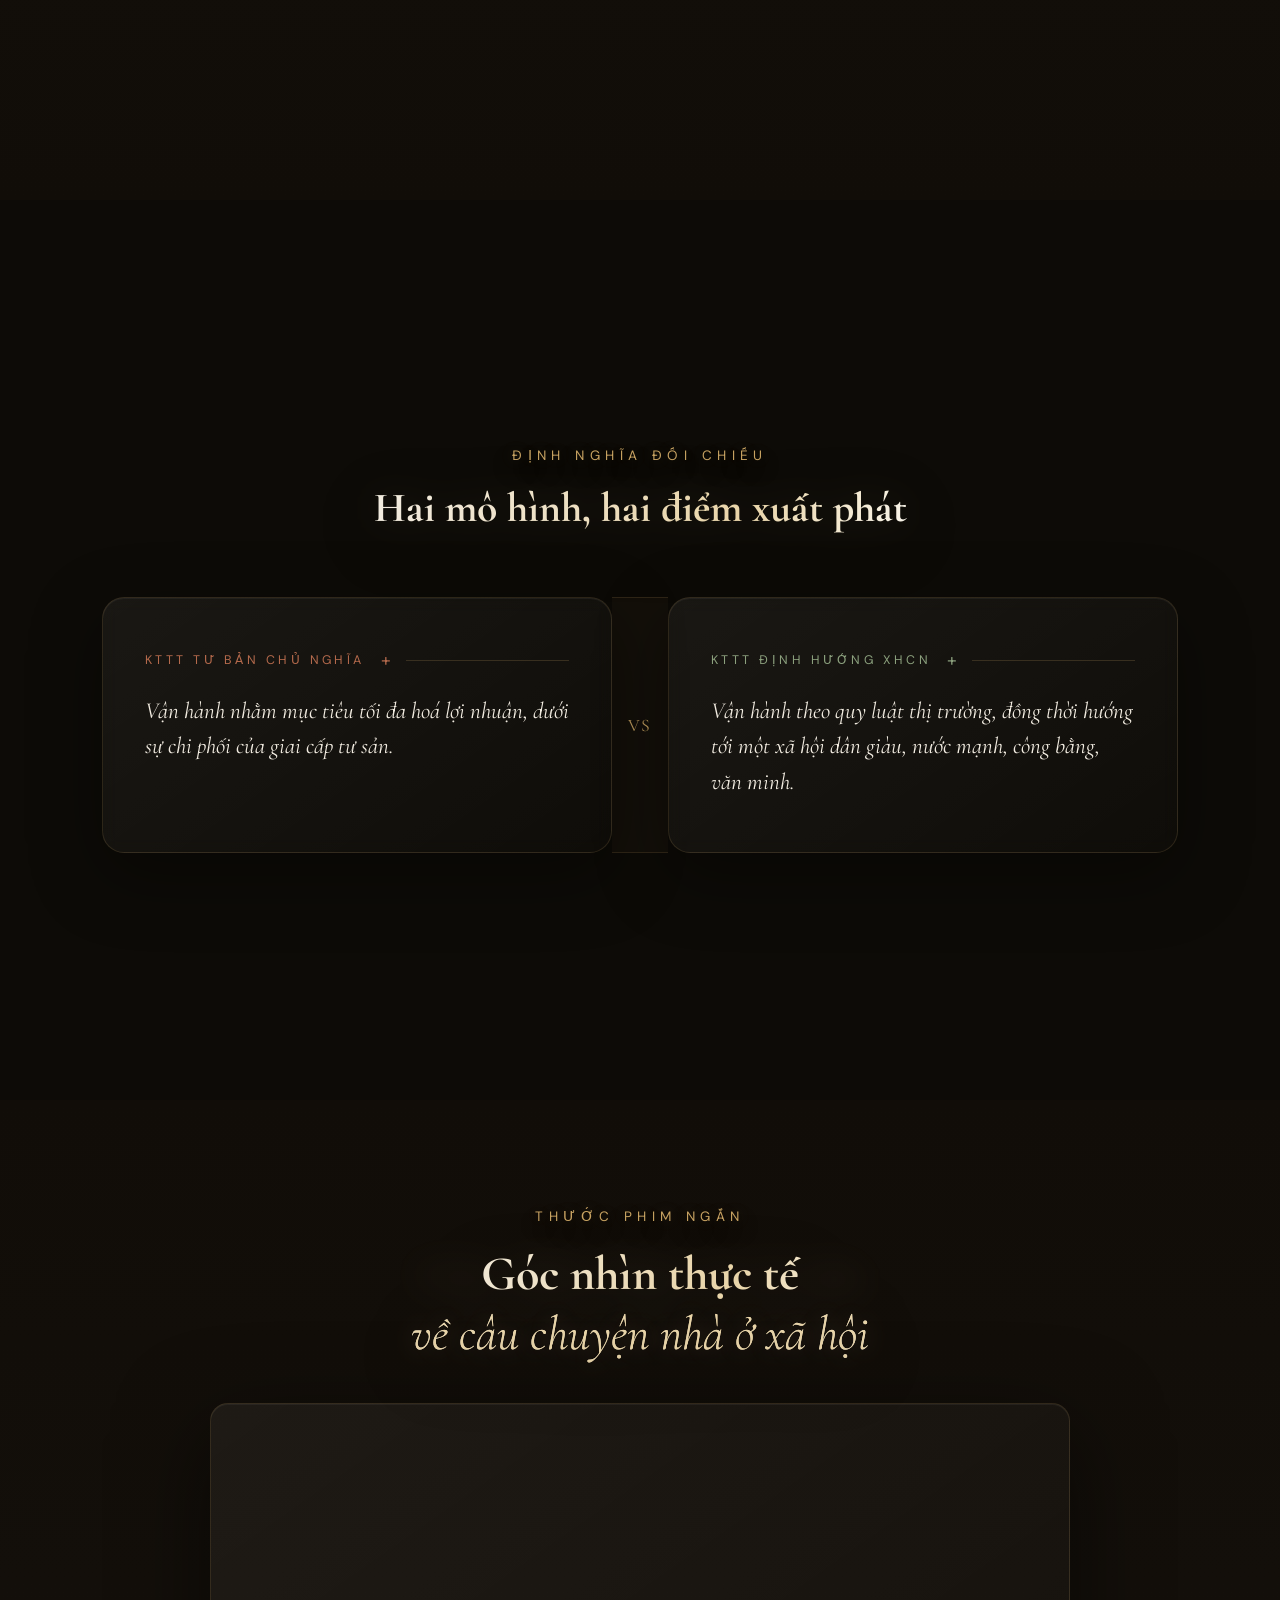
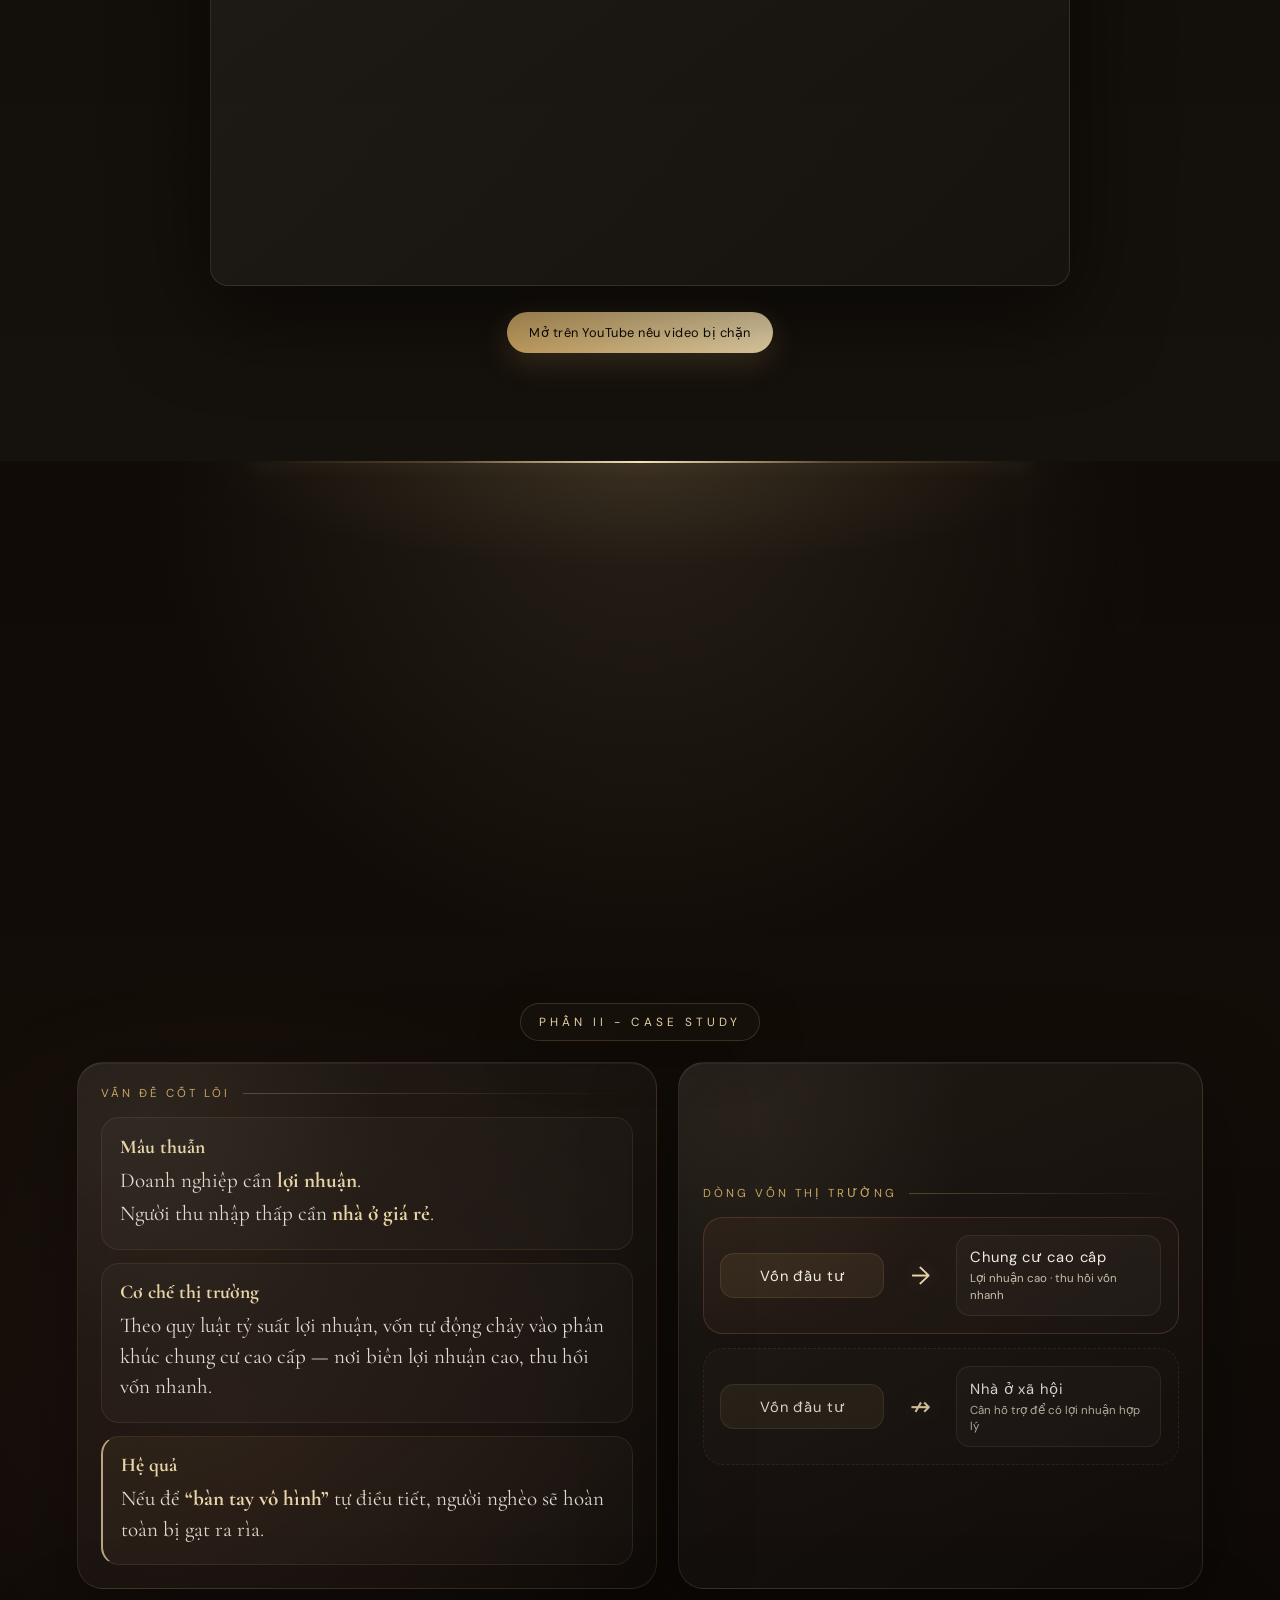
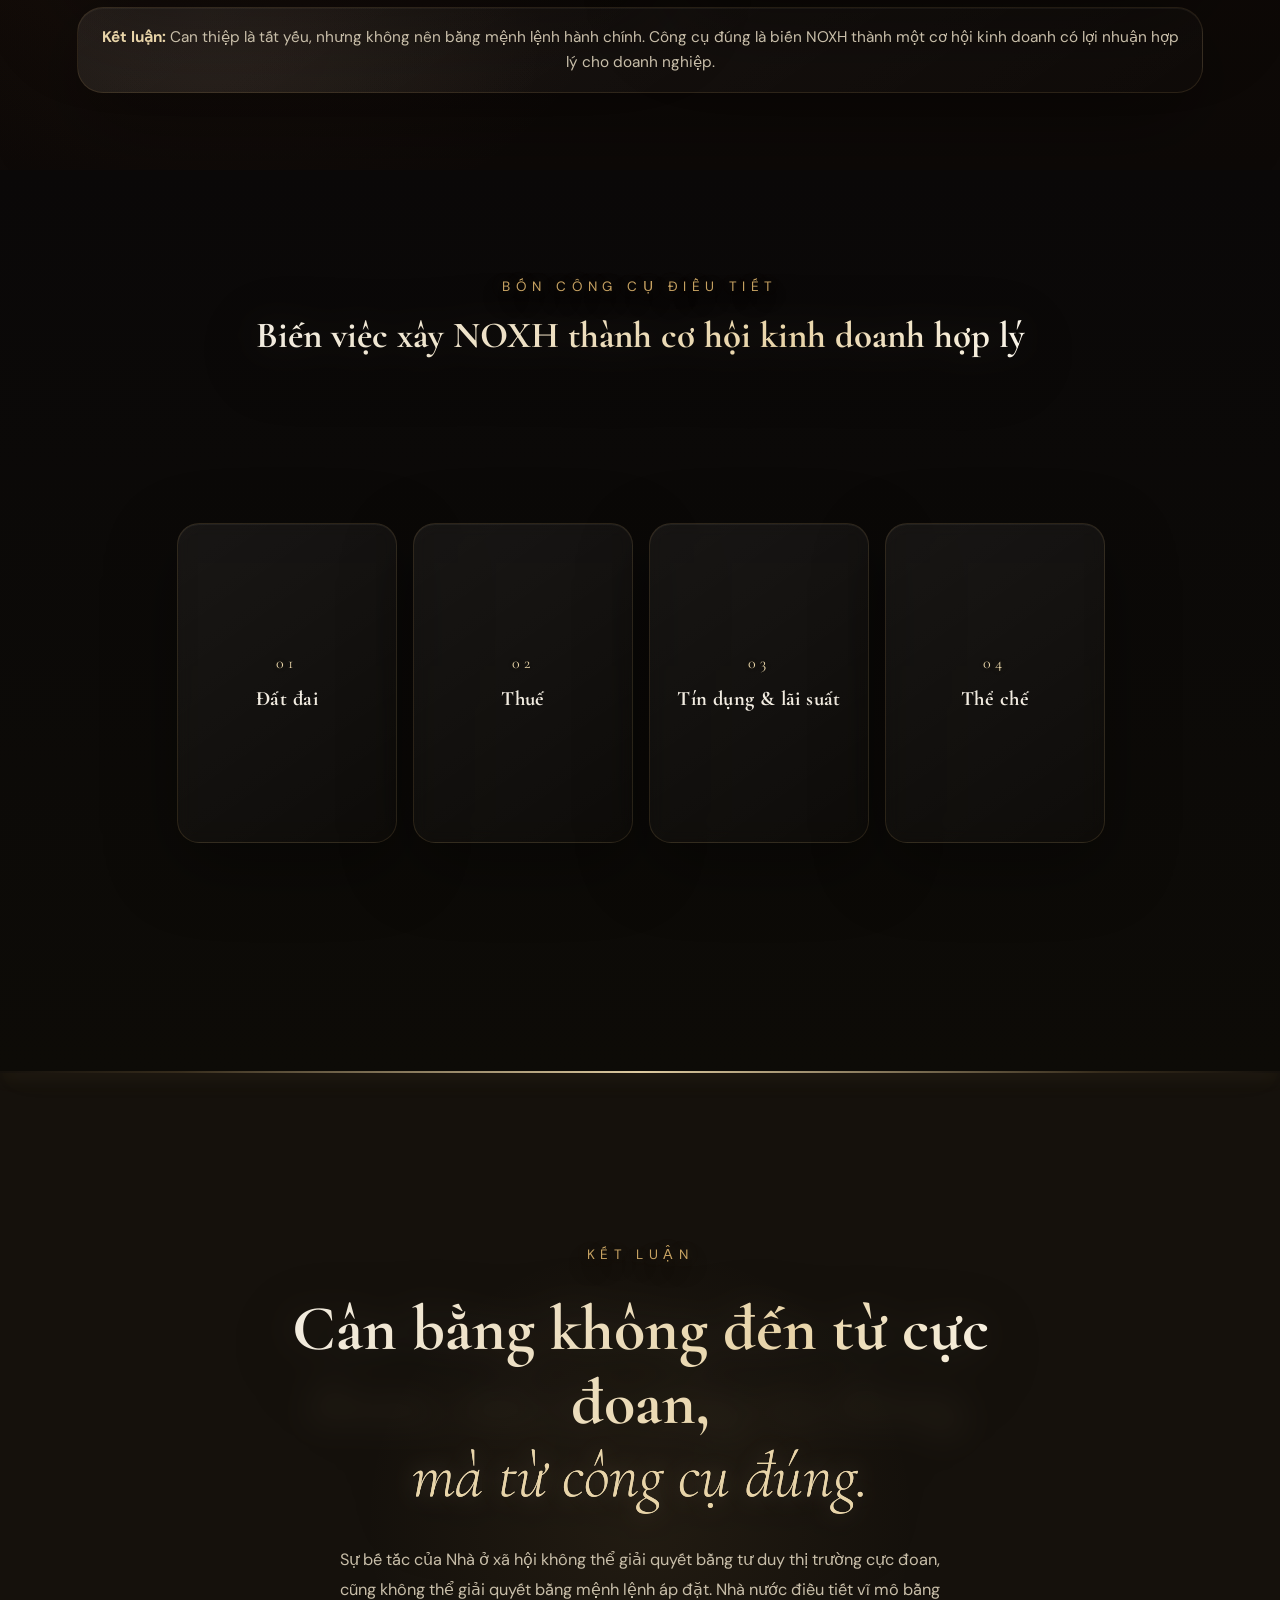
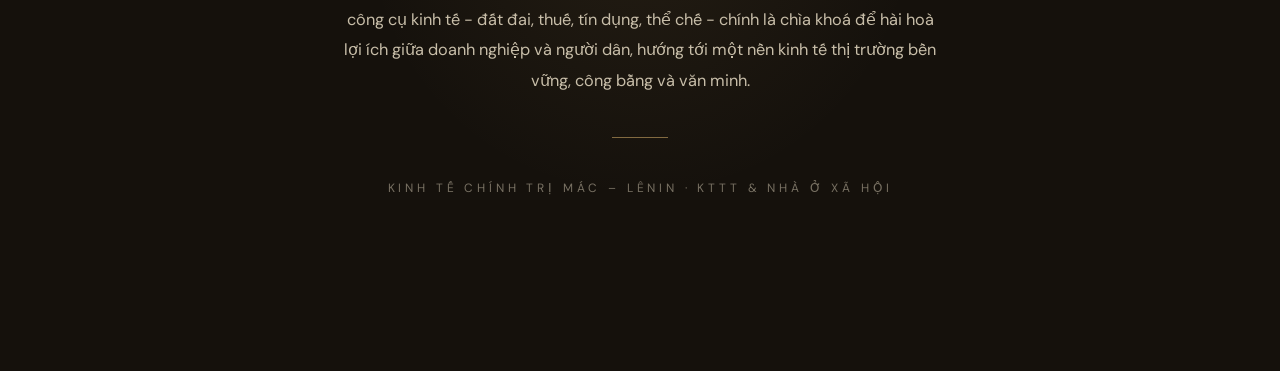
<file: nha-o-xa-hoi-kttt.html>
<!doctype html>
<html lang="vi">
<head>
<meta charset="UTF-8" />
<meta name="viewport" content="width=device-width, initial-scale=1.0" />
<title>Bàn Tay Vô Hình và Bàn Tay Nhà Nước - Câu Chuyện Nhà Ở Xã Hội</title>
<link rel="preconnect" href="https://fonts.googleapis.com" />
<link rel="preconnect" href="https://fonts.gstatic.com" crossorigin>
<link href="https://fonts.googleapis.com/css2?family=Cormorant+Garamond:ital,wght@0,300;0,400;0,600;0,700;1,300;1,500&family=DM+Sans:wght@400;500;600;700&display=swap" rel="stylesheet" />
<style>
:root{
  --deep:#15110c;
  --deep2:#0c0a07;
  --fog:#f2ece1;
  --mist:#c8bea9;
  --gold:#c9a463;
  --gold-bright:#e8d4a8;
  --brick:#b56a4c;
  --brick-soft:rgba(181,106,76,0.14);
  --sage:#8ca17e;
  --sage-soft:rgba(140,161,126,0.14);
  --line:rgba(201,164,99,0.16);
}
*,*::before,*::after{margin:0;padding:0;box-sizing:border-box;}
html{scroll-behavior:auto;}
body{
  background:var(--deep);
  color:var(--fog);
  font-family:'DM Sans',sans-serif;
  overflow-x:hidden;
}

a:focus-visible, button:focus-visible, [tabindex]:focus-visible{
  outline:2px solid var(--gold);
  outline-offset:6px;
}

/* ---------- PROGRESS ---------- */
#progress{
  position:fixed; top:0; left:0; z-index:999;
  height:2px; width:0%;
  background:linear-gradient(90deg, var(--gold), var(--gold-bright));
  transition:width 0.1s linear;
}

/* ---------- NAV ---------- */
nav{
  position:fixed; top:0; left:0; right:0; z-index:100;
  padding:2rem 4rem;
  display:flex; justify-content:space-between; align-items:center;
}
.nav-logo{
  font-family:'Cormorant Garamond',serif;
  font-size:1.05rem; letter-spacing:0.28em;
  color:var(--mist); opacity:0;
  animation:fadeUp 1s 0.5s forwards;
}
.nav-tag{
  font-size:0.7rem; letter-spacing:0.2em; text-transform:uppercase;
  color:var(--mist); opacity:0;
  animation:fadeUp 1s 0.8s forwards;
}
@media (max-width:700px){ nav{padding:1.4rem 1.6rem;} .nav-tag{display:none;} }

/* ---------- SCENE SHELL ---------- */
.scene{
  position:relative; min-height:100vh;
  display:flex; flex-direction:column; align-items:center; justify-content:center;
  overflow:hidden;
}

/* ---------- HERO ---------- */
#scene-hero{ background:var(--deep); }
.sky{
  position:absolute; inset:0;
  background:linear-gradient(180deg, #0a0808 0%, #171009 35%, #241708 62%, #120d08 100%);
}
.stars{
  position:absolute; inset:0;
  background-image:
    radial-gradient(1px 1px at 12% 12%, rgba(240,225,200,0.7) 0%, transparent 100%),
    radial-gradient(1px 1px at 30% 8%, rgba(240,225,200,0.5) 0%, transparent 100%),
    radial-gradient(1px 1px at 55% 6%, rgba(240,225,200,0.8) 0%, transparent 100%),
    radial-gradient(1px 1px at 72% 14%, rgba(240,225,200,0.4) 0%, transparent 100%),
    radial-gradient(1px 1px at 88% 9%, rgba(240,225,200,0.6) 0%, transparent 100%),
    radial-gradient(1px 1px at 22% 20%, rgba(240,225,200,0.35) 0%, transparent 100%),
    radial-gradient(1px 1px at 65% 18%, rgba(240,225,200,0.5) 0%, transparent 100%),
    radial-gradient(1.5px 1.5px at 8% 24%, rgba(240,225,200,0.35) 0%, transparent 100%);
  animation:starTwinkle 8s ease-in-out infinite alternate;
}
@keyframes starTwinkle{ 0%{opacity:0.55;} 100%{opacity:1;} }

.moon{
  position:absolute; top:11%; right:16%;
  width:56px; height:56px; border-radius:50%;
  background:radial-gradient(circle at 35% 35%, #f6e6c4, #c69a5c);
  box-shadow:0 0 40px rgba(200,160,80,0.35), 0 0 90px rgba(200,160,80,0.14);
  animation:moonFloat 12s ease-in-out infinite;
}
@keyframes moonFloat{ 0%,100%{transform:translateY(0);} 50%{transform:translateY(-8px);} }

.mote{
  position:absolute; bottom:-10px;
  width:3px; height:3px; border-radius:50%;
  background:var(--gold-bright); opacity:0;
  animation:moteRise linear infinite;
}
@keyframes moteRise{
  0%{ transform:translateY(0); opacity:0; }
  10%{ opacity:0.5; }
  90%{ opacity:0.2; }
  100%{ transform:translateY(-70vh); opacity:0; }
}

.skyline{ position:absolute; bottom:0; left:0; right:0; width:100%; z-index:2; }
.atmos{
  position:absolute; bottom:18%; left:68%; transform:translateX(-50%);
  width:38%; height:260px;
  background:radial-gradient(ellipse, rgba(201,164,99,0.22) 0%, transparent 70%);
  pointer-events:none;
}
.atmos-2{
  position:absolute; bottom:12%; left:26%; transform:translateX(-50%);
  width:30%; height:180px;
  background:radial-gradient(ellipse, rgba(140,161,126,0.08) 0%, transparent 70%);
  pointer-events:none;
}

.hero-content{
  position:relative; z-index:10; text-align:center;
  display:flex; flex-direction:column; align-items:center;
}
.hero-eyebrow{
  font-size:0.85rem; letter-spacing:0.4em; text-transform:uppercase;
  color:var(--gold); margin-bottom:1.5rem; opacity:0;
  animation:fadeUp 1.2s 0.6s forwards;
}
.hero-title{
  font-family:'Cormorant Garamond',serif;
  font-size:clamp(2.6rem, 7vw, 5.6rem);
  font-weight:700; line-height:1.05; color:var(--fog);
  letter-spacing:-0.01em; opacity:0;
  animation:fadeUp 1.4s 0.9s forwards;
}
.hero-title em{
  display:block; font-style:italic; font-weight:300;
  color:var(--gold-bright); font-size:0.85em; margin-top:0.2em;
}
.straight-dash{
  display:inline-block; font-style:normal; font-family:'DM Sans',sans-serif;
  transform:skewX(0deg);
}

/* ---------- VIDEO SCENE ---------- */
#scene-video{
  background:linear-gradient(180deg, #110d08 0%, var(--deep) 100%);
  padding:12vh 8vw; flex-direction:column;
}
.video-eyebrow{
  font-size:0.85rem; letter-spacing:0.4em; text-transform:uppercase;
  color:var(--gold); margin-bottom:1.2rem; text-align:center;
}
.video-title{
  font-family:'Cormorant Garamond',serif;
  font-size:clamp(1.9rem,4vw,3rem); font-weight:700; color:var(--fog);
  text-align:center; margin-bottom:2.4rem; line-height:1.25;
}
.video-title em{ font-style:italic; font-weight:300; color:var(--gold-bright); }
.video-wrapper{
  position:relative; width:100%; max-width:860px; margin:0 auto;
  aspect-ratio:16/9; border-radius:18px; overflow:hidden;
  border:1px solid var(--line);
  box-shadow:0 26px 90px rgba(0,0,0,0.5), inset 0 1px 0 rgba(255,255,255,0.05);
  background:linear-gradient(145deg, rgba(255,255,255,0.05), rgba(255,255,255,0.01));
}
.video-wrapper iframe{ position:absolute; inset:0; width:100%; height:100%; border:none; }
.yt-fallback-btn{
  display:flex; width:fit-content; margin:1.6rem auto 0;
  align-items:center; justify-content:center;
  padding:0.75rem 1.4rem; border-radius:999px;
  text-decoration:none; color:var(--deep2);
  font-family:'DM Sans',sans-serif; font-size:0.8rem; letter-spacing:0.04em;
  background:linear-gradient(90deg, var(--gold), var(--gold-bright));
  box-shadow:0 10px 30px rgba(201,164,99,0.2);
  transition:transform 0.3s ease;
}
.yt-fallback-btn:hover{ transform:translateY(-2px); }
@media (max-width:700px){
  #scene-video{ padding:9vh 5vw; }
}
.hero-sub{
  font-family:'Cormorant Garamond',serif;
  font-size:1.15rem; font-style:italic; color:var(--mist);
  margin-top:2rem; letter-spacing:0.02em; max-width:560px;
  opacity:0; animation:fadeUp 1.2s 1.4s forwards;
}
.hero-scroll-hint{
  position:absolute; bottom:3rem; left:50%; transform:translateX(-50%);
  display:flex; flex-direction:column; align-items:center; gap:0.5rem;
  opacity:0; animation:fadeIn 1s 2.4s forwards; z-index:10;
}
.scroll-line{
  width:1px; height:46px;
  background:linear-gradient(180deg, transparent, var(--gold));
  animation:scrollPulse 2s ease-in-out infinite;
}
.scroll-text{
  font-size:0.6rem; letter-spacing:0.3em; text-transform:uppercase;
  color:var(--mist); writing-mode:vertical-rl; transform:rotate(180deg);
}
@keyframes scrollPulse{ 0%,100%{opacity:0.4;} 50%{opacity:1;} }

/* ---------- THESIS SCENES ---------- */
.scene-thesis{
  background:linear-gradient(180deg, var(--deep) 0%, #110d08 100%);
  padding:12vh 8vw;
}
.thesis-number{
  font-family:'Cormorant Garamond',serif;
  font-size:clamp(14rem, 30vw, 26rem);
  color:rgba(201,164,99,0.045);
  position:absolute; top:50%; left:50%; transform:translate(-50%,-50%);
  pointer-events:none; user-select:none; white-space:nowrap; z-index:0;
}
.thesis-eyebrow{
  font-size:0.75rem; letter-spacing:0.4em; text-transform:uppercase;
  color:var(--gold); margin-bottom:2rem; position:relative; z-index:2;
}
.thesis-body{
  font-family:'Cormorant Garamond',serif;
  font-size:clamp(1.5rem, 3vw, 2.5rem);
  font-weight:300; line-height:1.5; color:var(--fog);
  max-width:880px; position:relative; z-index:2;
}
.thesis-body strong{ font-weight:700; color:var(--gold-bright); }
.thesis-quote{
  margin-top:3rem; padding-left:1.8rem;
  border-left:1px solid var(--gold);
  position:relative; z-index:2; max-width:720px;
}
.thesis-quote p{
  font-family:'Cormorant Garamond',serif; font-style:italic;
  font-size:1.15rem; color:var(--mist); line-height:1.7;
}
.thesis-quote cite{
  display:block; margin-top:0.7rem; font-size:0.68rem;
  letter-spacing:0.2em; text-transform:uppercase; color:var(--gold); font-style:normal;
}

/* diagram used in case-study thesis scene */
.flow-diagram{
  margin-top:3rem; display:flex; flex-direction:column; gap:1rem;
  position:relative; z-index:2; max-width:640px;
}
.flow-row{ display:flex; align-items:center; gap:14px; flex-wrap:wrap; }
.flow-node{
  font-family:'DM Sans',sans-serif; font-size:0.85rem;
  padding:10px 16px; border-radius:2px; letter-spacing:0.02em;
}
.flow-node.dn{ background:rgba(201,164,99,0.1); color:var(--gold-bright); border:1px solid var(--line); }
.flow-node.high{ background:var(--brick-soft); color:var(--brick); border:1px solid rgba(181,106,76,0.3); }
.flow-node.poor{ background:rgba(255,255,255,0.03); color:var(--mist); border:1px dashed rgba(200,190,170,0.25); }
.flow-arrow{ color:var(--mist); font-size:1.1rem; }
.flow-caption{ font-size:0.85rem; color:var(--mist); opacity:0.7; font-style:italic; }

/* ---------- VIEW PANELS (Hai mô hình) ---------- */
#scene-views{
  background:#0d0b07; padding:12vh 8vw; min-height:100vh;
  display:flex; flex-direction:column; justify-content:center;
  transition:background 0.6s ease;
}
#scene-views.theme-1{ background:linear-gradient(180deg, #150e0a 0%, #1c110b 100%); }
#scene-views.theme-2{ background:linear-gradient(180deg, #0d100c 0%, #101710 100%); }
#scene-views.theme-both{ background:linear-gradient(180deg, #14100c 0%, #10130f 100%); }

.views-eyebrow{
  font-size:0.85rem; letter-spacing:0.4em; text-transform:uppercase;
  color:var(--gold); margin-bottom:1.2rem; text-align:center;
}
.views-title{
  font-family:'Cormorant Garamond',serif; font-size:clamp(1.8rem,3.4vw,2.6rem);
  font-weight:700; color:var(--fog); text-align:center; margin-bottom:3rem;
}
.views-split{
  display:grid; grid-template-columns:1fr 56px 1fr;
  gap:0; align-items:stretch; margin-top:1rem;
}
@media (max-width:820px){
  .views-split{ grid-template-columns:1fr; gap:0; }
  .views-vs{ padding:0.8rem 0; }
}
.view-panel{
  padding:3.2rem 2.6rem; background:rgba(255,255,255,0.015);
  border:1px solid var(--line); position:relative; cursor:pointer;
  transition:all 0.5s;
}
.view-panel:hover{ background:rgba(201,164,99,0.05); border-color:rgba(201,164,99,0.35); }
.view-label{
  font-size:0.78rem; letter-spacing:0.28em; text-transform:uppercase;
  color:var(--gold); margin-bottom:1.4rem; display:flex; align-items:center; gap:0.7rem;
}
.view-label::after{ content:''; flex:1; height:1px; background:rgba(201,164,99,0.2); }
.toggle-icon{ margin-left:0.3rem; font-size:1.1rem; transition:transform 0.3s ease; color:var(--gold); }
.view-panel.expanded .toggle-icon{ transform:rotate(45deg); }
.view-statement{
  font-family:'Cormorant Garamond',serif; font-size:clamp(1.15rem,1.8vw,1.5rem);
  font-style:italic; color:var(--fog); line-height:1.55; margin-bottom:0;
  transition:margin-bottom 0.4s ease;
}
.view-panel.expanded .view-statement{ margin-bottom:1.8rem; }
.view-details{
  max-height:0; opacity:0; overflow:hidden; margin-top:0;
  transition:max-height 0.4s cubic-bezier(.4,0,.2,1), opacity 0.4s cubic-bezier(.4,0,.2,1), margin-top 0.4s cubic-bezier(.4,0,.2,1);
}
.view-panel.expanded .view-details{ max-height:1200px; opacity:1; margin-top:1.2rem; }
.view-detail-item{ font-size:0.92rem; color:var(--mist); line-height:1.7; margin-bottom:0.9rem; }
.view-detail-item:last-child{ margin-bottom:0; }
.view-detail-item strong{ color:var(--gold); font-weight:600; }
.view-panel.tbcn .view-label{ color:var(--brick); }
.view-panel.tbcn:hover{ border-color:rgba(181,106,76,0.4); background:rgba(181,106,76,0.05); }
.view-panel.tbcn .toggle-icon{ color:var(--brick); }
.view-panel.xhcn .view-label{ color:var(--sage); }
.view-panel.xhcn:hover{ border-color:rgba(140,161,126,0.4); background:rgba(140,161,126,0.05); }
.view-panel.xhcn .toggle-icon{ color:var(--sage); }
.views-vs{
  display:flex; align-items:center; justify-content:center;
  font-family:'Cormorant Garamond',serif; font-size:1.1rem; color:var(--gold);
  letter-spacing:0.1em; background:rgba(201,164,99,0.03);
  border-top:1px solid var(--line); border-bottom:1px solid var(--line);
}
@media (max-width:820px){ .views-vs{ border:1px solid var(--line); } }

/* ---------- ANALYSIS CARDS (4 công cụ) ---------- */
#scene-analysis{ background:linear-gradient(180deg, #0a0808 0%, #0d0b07 100%); padding:12vh 6vw; }
#scene-analysis.theme-1{ background:linear-gradient(180deg,#100c07 0%,#150f09 100%); }
#scene-analysis.theme-2{ background:linear-gradient(180deg,#0e0c06 0%,#141008 100%); }
#scene-analysis.theme-3{ background:linear-gradient(180deg,#0b0d0a 0%,#0f120e 100%); }
#scene-analysis.theme-4{ background:linear-gradient(180deg,#0b0d0a 0%,#0e130e 100%); }
.analysis-header{ text-align:center; }
.analysis-eyebrow{
  font-size:0.85rem; letter-spacing:0.4em; text-transform:uppercase;
  color:var(--gold); margin-bottom:1.2rem;
}
.analysis-title{
  font-family:'Cormorant Garamond',serif; font-size:clamp(1.6rem,3vw,2.3rem);
  font-weight:700; color:var(--fog); line-height:1.2;
}
.analysis-container{
  display:flex; flex-direction:row; align-items:center; justify-content:center;
  width:100%; position:relative; margin-top:5vh; min-height:560px;
}
.analysis-container.has-active{ justify-content:space-between; }
.analysis-detail-pane{
  flex:0 0 0%; max-width:0; opacity:0; pointer-events:none; overflow:hidden;
  min-height:400px; transform:translateX(-30px);
  transition:flex-basis 0.6s ease-in-out, max-width 0.6s ease-in-out, opacity 0.6s ease-in-out, transform 0.6s ease-in-out;
  border-right:1px solid var(--line); padding-right:0;
}
.analysis-container.has-active .analysis-detail-pane{
  flex:0 0 42%; max-width:42%; opacity:1; transform:translateX(0);
  pointer-events:all; padding-right:2rem; overflow:visible;
}
.analysis-detail-pane.detail-fade-out{ opacity:0 !important; transform:translateY(10px); transition:opacity 0.2s, transform 0.2s; }
.analysis-detail-content{ display:flex; flex-direction:column; gap:1.2rem; }
.detail-num{ font-family:'Cormorant Garamond',serif; font-size:4rem; color:var(--gold); line-height:1; opacity:0.6; }
.detail-title{ font-family:'Cormorant Garamond',serif; font-size:1.7rem; font-weight:700; color:var(--fog); line-height:1.3; }
.detail-body{ font-size:0.96rem; line-height:1.7; color:var(--mist); }
.detail-body strong{ color:var(--gold); font-weight:600; }
.detail-result{
  margin-top:0.4rem; padding:0.9rem 1.1rem; font-size:0.9rem; color:var(--sage);
  background:var(--sage-soft); border-left:2px solid var(--sage);
}
.analysis-grid{
  display:flex; flex-direction:row; align-items:center; justify-content:center;
  gap:16px; flex-wrap:nowrap; min-width:fit-content; flex-shrink:0; flex-grow:0;
  transition:transform 0.6s ease-in-out;
}
.analysis-container.has-active .analysis-grid{ transform:translateX(clamp(0px,2vw,40px)); }
.analysis-card{
  width:220px; height:320px; min-height:320px; max-height:320px;
  flex:0 0 220px; box-sizing:border-box;
  background:rgba(255,255,255,0.02); border:1px solid var(--line);
  padding:1.4rem 1rem; position:relative; overflow:hidden;
  transition:all 0.5s ease-in-out; cursor:pointer;
  display:flex; flex-direction:column; justify-content:center; align-items:center; text-align:center; gap:0.8rem;
}
.analysis-card::before{
  content:''; position:absolute; top:0; left:0; width:100%; height:1px;
  background:linear-gradient(90deg, transparent, var(--gold), transparent);
  transform:scaleX(0); transition:transform 0.6s;
}
.analysis-card:hover::before{ transform:scaleX(1); }
.analysis-card:hover{ background:rgba(201,164,99,0.05); border-color:rgba(201,164,99,0.3); }
.analysis-card.state-a{ border-color:var(--gold); background:rgba(201,164,99,0.09); box-shadow:0 10px 30px rgba(201,164,99,0.15); opacity:1; }
.analysis-card.state-b{ border-color:rgba(201,164,99,0.25); opacity:1; }
.analysis-card.state-c{ border-color:rgba(201,164,99,0.06); opacity:0.4; }
.analysis-card:focus{ outline:2px solid rgba(201,164,99,0.95); outline-offset:8px; }
.card-icon{ color:var(--gold); opacity:0.85; }
.card-num{ font-family:'Cormorant Garamond',serif; font-size:0.85rem; color:var(--mist); letter-spacing:0.15em; }
.card-title{ font-family:'Cormorant Garamond',serif; font-size:1.15rem; font-weight:700; color:var(--fog); line-height:1.3; }
.card-body{ display:none; }

@media (max-width:900px){
  .analysis-container{ flex-direction:column; min-height:auto; }
  .analysis-container.has-active{ justify-content:flex-start; }
  .analysis-grid{ flex-wrap:wrap; gap:12px; }
  .analysis-card{ width:150px; height:190px; min-height:190px; max-height:190px; flex:0 0 150px; padding:1rem 0.7rem; }
  .analysis-detail-pane{ order:2; max-width:100% !important; flex-basis:100% !important; border-right:none; padding-right:0 !important; margin-top:1.5rem; }
  .analysis-container.has-active .analysis-detail-pane{ padding-right:0; }
}

/* ---------- GLASS CARD + HOVER LIFT (hiệu ứng mở thẻ nâng cấp) ---------- */
.analysis-card, .view-panel{
  border-radius:22px !important;
  background:linear-gradient(145deg, rgba(255,255,255,0.055), rgba(255,255,255,0.012)) !important;
  box-shadow:0 22px 70px rgba(0,0,0,0.38), inset 0 1px 0 rgba(255,255,255,0.05);
  backdrop-filter:blur(8px);
  will-change:transform, opacity;
  transition:transform 0.35s ease, border-color 0.35s ease, background 0.35s ease, box-shadow 0.35s ease, opacity 0.35s ease;
}
.analysis-card:hover, .view-panel:hover{
  transform:translateY(-6px);
  box-shadow:0 30px 90px rgba(0,0,0,0.45), 0 0 40px rgba(201,164,99,0.12), inset 0 1px 0 rgba(255,255,255,0.07);
}

/* Nền phát sáng theo từng công cụ khi mở thẻ */
#scene-analysis{ position:relative; isolation:isolate; transition:background 0.65s ease; }
#scene-analysis::before{
  content:''; position:absolute; inset:-18%; z-index:0; pointer-events:none;
  opacity:0.6; filter:blur(34px); transition:background 0.65s ease, opacity 0.65s ease;
}
#scene-analysis > *{ position:relative; z-index:1; }

#scene-analysis.theme-1{ background:radial-gradient(circle at 18% 18%, rgba(201,164,99,0.16), transparent 34%), radial-gradient(circle at 82% 72%, rgba(140,90,40,0.18), transparent 36%), linear-gradient(180deg,#100c07 0%,#0a0806 100%) !important; }
#scene-analysis.theme-1::before{ background:radial-gradient(circle at 22% 26%, rgba(232,212,168,0.26), transparent 34%); }
#scene-analysis.theme-1 .analysis-card.state-a{ border-color:rgba(232,212,168,0.75) !important; box-shadow:0 22px 70px rgba(201,164,99,0.18), inset 0 1px 0 rgba(255,255,255,0.08) !important; }

#scene-analysis.theme-2{ background:radial-gradient(circle at 20% 20%, rgba(181,106,76,0.16), transparent 34%), radial-gradient(circle at 78% 70%, rgba(120,60,40,0.16), transparent 38%), linear-gradient(180deg,#120a08 0%,#0a0706 100%) !important; }
#scene-analysis.theme-2::before{ background:radial-gradient(circle at 30% 24%, rgba(214,140,110,0.28), transparent 34%); }
#scene-analysis.theme-2 .analysis-card.state-a{ border-color:rgba(214,140,110,0.75) !important; box-shadow:0 22px 70px rgba(181,106,76,0.18), inset 0 1px 0 rgba(255,255,255,0.08) !important; }

#scene-analysis.theme-3{ background:radial-gradient(circle at 22% 18%, rgba(140,161,126,0.15), transparent 34%), radial-gradient(circle at 80% 76%, rgba(90,120,80,0.14), transparent 38%), linear-gradient(180deg,#0a0d0a 0%,#080a08 100%) !important; }
#scene-analysis.theme-3::before{ background:radial-gradient(circle at 24% 26%, rgba(180,210,165,0.24), transparent 34%); }
#scene-analysis.theme-3 .analysis-card.state-a{ border-color:rgba(180,210,165,0.72) !important; box-shadow:0 22px 70px rgba(140,161,126,0.16), inset 0 1px 0 rgba(255,255,255,0.08) !important; }

#scene-analysis.theme-4{ background:radial-gradient(circle at 18% 22%, rgba(126,161,201,0.15), transparent 34%), radial-gradient(circle at 82% 74%, rgba(90,110,150,0.14), transparent 38%), linear-gradient(180deg,#080a0f 0%,#07080b 100%) !important; }
#scene-analysis.theme-4::before{ background:radial-gradient(circle at 26% 24%, rgba(160,195,230,0.24), transparent 34%); }
#scene-analysis.theme-4 .analysis-card.state-a{ border-color:rgba(160,195,230,0.72) !important; box-shadow:0 22px 70px rgba(126,161,201,0.16), inset 0 1px 0 rgba(255,255,255,0.08) !important; }

/* Nền phát sáng theo mô hình khi mở panel (Hai mô hình) */
#scene-views{ position:relative; isolation:isolate; }
#scene-views.theme-1{ background:radial-gradient(circle at 20% 20%, rgba(181,106,76,0.14), transparent 34%), linear-gradient(180deg,#150e0a 0%,#1c110b 100%) !important; }
#scene-views.theme-1 .view-panel.expanded{ border-color:rgba(214,140,110,0.6) !important; box-shadow:0 22px 70px rgba(181,106,76,0.16), inset 0 1px 0 rgba(255,255,255,0.06); }
#scene-views.theme-2{ background:radial-gradient(circle at 80% 20%, rgba(140,161,126,0.14), transparent 34%), linear-gradient(180deg,#0d100c 0%,#101710 100%) !important; }
#scene-views.theme-2 .view-panel.expanded{ border-color:rgba(180,210,165,0.6) !important; box-shadow:0 22px 70px rgba(140,161,126,0.16), inset 0 1px 0 rgba(255,255,255,0.06); }
#scene-views.theme-both{ background:radial-gradient(circle at 30% 20%, rgba(181,106,76,0.12), transparent 34%), radial-gradient(circle at 70% 20%, rgba(140,161,126,0.12), transparent 34%), linear-gradient(180deg,#14100c 0%,#10130f 100%) !important; }
#scene-views.theme-both .view-panel.tbcn.expanded{ border-color:rgba(214,140,110,0.6) !important; }
#scene-views.theme-both .view-panel.xhcn.expanded{ border-color:rgba(180,210,165,0.6) !important; }

/* ---------- CONCLUSION ---------- */
#scene-conclusion{
  background:var(--deep); min-height:100vh; display:flex; flex-direction:column;
  align-items:center; justify-content:center; text-align:center; padding:8vh 8vw; position:relative;
}
#scene-conclusion::before{
  content:''; position:absolute; top:0; left:0; right:0; height:2px;
  background:linear-gradient(90deg, transparent 0%, rgba(201,164,99,0.18) 14%, rgba(232,212,168,0.95) 50%, rgba(201,164,99,0.18) 86%, transparent 100%);
  box-shadow:0 0 18px rgba(201,164,99,0.45), 0 0 42px rgba(232,212,168,0.18);
  pointer-events:none;
}
.conclusion-glow{
  position:absolute; top:50%; left:50%; transform:translate(-50%,-50%);
  width:560px; height:560px;
  background:radial-gradient(circle, rgba(201,164,99,0.08) 0%, transparent 70%);
  pointer-events:none;
}
.conclusion-content{ position:relative; z-index:2; max-width:720px; }
.conclusion-eyebrow{ font-size:0.85rem; letter-spacing:0.4em; text-transform:uppercase; color:var(--gold); margin-bottom:1.8rem; }
.conclusion-title{
  font-family:'Cormorant Garamond',serif; font-size:clamp(2.1rem,5vw,4rem);
  font-weight:700; color:var(--fog); line-height:1.15; margin-bottom:2rem;
}
.conclusion-title em{ font-style:italic; font-weight:300; color:var(--gold); }
.conclusion-body{ font-size:1.02rem; line-height:1.85; color:var(--mist); max-width:600px; margin:0 auto; }
.conclusion-divider{ width:56px; height:1px; background:var(--gold); margin:2.6rem auto; opacity:0.6; }
.conclusion-tag{ font-size:0.75rem; letter-spacing:0.32em; text-transform:uppercase; color:var(--mist); opacity:0.55; }

/* ---------- PREMIUM TITLE SHIMMER + GLOW ---------- */
.hero-title, .analysis-title, .conclusion-title, .views-title, .video-title{
  position:relative;
  background:linear-gradient(105deg, var(--fog) 0%, var(--gold-bright) 32%, #ffffff 50%, var(--gold) 72%, var(--fog) 100%);
  background-size:220% 100%;
  -webkit-background-clip:text; background-clip:text; -webkit-text-fill-color:transparent;
  animation:titleShimmer 8s ease-in-out infinite;
  filter:drop-shadow(0 14px 34px rgba(0,0,0,0.4));
}
.hero-title{
  animation:fadeUp 1.4s 0.9s forwards, titleShimmer 8s ease-in-out infinite;
}
.hero-title em, .analysis-title em, .conclusion-title em, .views-title em, .video-title em{
  color:var(--gold-bright); -webkit-text-fill-color:var(--gold-bright);
  text-shadow:0 0 22px rgba(232,212,168,0.28), 0 14px 32px rgba(0,0,0,0.4);
}
@keyframes titleShimmer{ 0%,100%{background-position:0% 50%;} 50%{background-position:100% 50%;} }
.hero-title::after, .analysis-title::after, .conclusion-title::after, .views-title::after, .video-title::after{
  content:attr(data-glow); position:absolute; inset:0; z-index:-1;
  color:rgba(232,212,168,0.22); -webkit-text-fill-color:rgba(232,212,168,0.22);
  filter:blur(18px); opacity:0.55; pointer-events:none;
}
.hero-eyebrow, .hero-sub, .analysis-eyebrow, .views-eyebrow, .conclusion-eyebrow, .video-eyebrow{
  text-shadow:0 0 16px rgba(232,212,168,0.2), 0 10px 26px rgba(0,0,0,0.4);
}
@media (prefers-reduced-motion: reduce){
  .hero-title, .analysis-title, .conclusion-title, .views-title, .video-title{ animation:none !important; }
}

/* ---------- REVEAL ---------- */
.reveal{ opacity:0; transform:translateY(36px); transition:opacity 0.9s cubic-bezier(.25,.46,.45,.94), transform 0.9s cubic-bezier(.25,.46,.45,.94); }
.reveal.visible{ opacity:1; transform:translateY(0); }
.reveal-delay-1{ transition-delay:0.1s; }
.reveal-delay-2{ transition-delay:0.25s; }
.reveal-delay-3{ transition-delay:0.4s; }

@keyframes fadeUp{ from{opacity:0; transform:translateY(28px);} to{opacity:1; transform:translateY(0);} }
@keyframes fadeIn{ from{opacity:0;} to{opacity:1;} }

@media (prefers-reduced-motion: reduce){
  #progress,.mote,.stars,.moon{ animation:none !important; }
  *{ transition:none !important; }
}

/* FIX CUỐI: hết chồng chữ, hết mồ côi chữ, thêm hình minh họa */
.hero-title::after{
  content:none !important;
  display:none !important;
}
.hero-content{
  width:min(1220px, 94vw) !important;
  gap:0 !important;
}
.hero-title{
  width:100% !important;
  max-width:1180px !important;
  display:flex !important;
  flex-direction:column !important;
  align-items:center !important;
  justify-content:center !important;
  gap:0.28em !important;
  font-size:clamp(2.4rem, 5.1vw, 5rem) !important;
  line-height:1.06 !important;
  text-wrap:balance;
}
.hero-title .hero-main,
.hero-title .hero-second{
  display:block !important;
  white-space:nowrap !important;
}
.hero-title .hero-second{
  font-style:italic !important;
  font-weight:300 !important;
  font-size:0.62em !important;
  color:var(--gold-bright) !important;
  -webkit-text-fill-color:var(--gold-bright) !important;
  line-height:1.12 !important;
}
.hero-title em{ display:none !important; }
.hero-illustration{
  width:min(520px, 45vw);
  margin:1.15rem auto 0.45rem;
  opacity:0;
  animation:fadeUp 1.1s 1.15s forwards;
  pointer-events:none;
}
.hero-illustration svg{ width:100%; height:auto; display:block; }
.hero-sub{
  max-width:980px !important;
  white-space:nowrap !important;
  margin-top:0.8rem !important;
}
.no-break{ white-space:nowrap; }
@media (max-width:900px){
  .hero-title{ font-size:clamp(2rem, 8.6vw, 3.9rem) !important; }
  .hero-title .hero-main,
  .hero-title .hero-second{ white-space:normal !important; }
  .hero-illustration{ width:min(420px, 70vw); margin-top:0.9rem; }
  .hero-sub{ max-width:86vw !important; white-space:normal !important; }
  .no-break{ white-space:normal; }
}


/* ===== Nâng cấp theo yêu cầu: thẻ đẹp hơn, chấm scroll, phím lên/xuống ===== */
html{ scroll-behavior:smooth; }
body::-webkit-scrollbar{ width:0; height:0; }
body{ scrollbar-width:none; }

#section-dots{
  position:fixed;
  right:22px;
  top:50%;
  transform:translateY(-50%);
  z-index:250;
  display:flex;
  flex-direction:column;
  gap:14px;
  padding:12px 9px;
  border-radius:999px;
  background:rgba(12,10,7,0.28);
  border:1px solid rgba(201,164,99,0.14);
  backdrop-filter:blur(10px);
  box-shadow:0 18px 42px rgba(0,0,0,0.34);
}
.section-dot{
  width:8px;
  height:8px;
  border:0;
  border-radius:50%;
  cursor:pointer;
  background:rgba(200,190,170,0.42);
  position:relative;
  transition:transform .32s ease, background .32s ease, box-shadow .32s ease, opacity .32s ease;
}
.section-dot::after{
  content:attr(data-label);
  position:absolute;
  right:22px;
  top:50%;
  transform:translateY(-50%) translateX(8px);
  opacity:0;
  pointer-events:none;
  white-space:nowrap;
  font-size:.68rem;
  letter-spacing:.18em;
  text-transform:uppercase;
  color:var(--gold-bright);
  background:rgba(12,10,7,.72);
  border:1px solid rgba(201,164,99,.18);
  padding:7px 10px;
  border-radius:999px;
  transition:opacity .25s ease, transform .25s ease;
}
.section-dot:hover::after,
.section-dot.active::after{ opacity:1; transform:translateY(-50%) translateX(0); }
.section-dot:hover,
.section-dot.active{
  background:var(--gold-bright);
  transform:scale(1.55);
  box-shadow:0 0 0 6px rgba(201,164,99,.13), 0 0 24px rgba(232,212,168,.38);
}
@media (max-width:760px){ #section-dots{ right:10px; gap:10px; padding:10px 7px; } .section-dot::after{display:none;} }

/* Khi chưa lướt tới phần 4 công cụ: thẻ nằm yên, không mở sẵn */
#scene-analysis .analysis-card{
  opacity:0;
  transform:translateY(34px) scale(.94) rotateX(8deg);
  transform-origin:center;
  transition:
    opacity .7s cubic-bezier(.2,.8,.2,1),
    transform .7s cubic-bezier(.2,.8,.2,1),
    border-color .35s ease,
    background .35s ease,
    box-shadow .35s ease,
    filter .35s ease;
  isolation:isolate;
}
#scene-analysis.analysis-ready .analysis-card{
  opacity:1;
  transform:translateY(0) scale(1) rotateX(0deg);
}
#scene-analysis.analysis-ready .analysis-card:nth-child(1){ transition-delay:.05s; }
#scene-analysis.analysis-ready .analysis-card:nth-child(2){ transition-delay:.15s; }
#scene-analysis.analysis-ready .analysis-card:nth-child(3){ transition-delay:.25s; }
#scene-analysis.analysis-ready .analysis-card:nth-child(4){ transition-delay:.35s; }
.analysis-card::after{
  content:'';
  position:absolute;
  inset:-1px;
  z-index:-1;
  border-radius:inherit;
  opacity:0;
  background:
    radial-gradient(circle at 18% 10%, rgba(232,212,168,.22), transparent 28%),
    linear-gradient(135deg, rgba(232,212,168,.16), rgba(255,255,255,.02), rgba(201,164,99,.12));
  transition:opacity .35s ease;
}
.analysis-card:hover::after,
.analysis-card.state-a::after{ opacity:1; }
.analysis-card:hover{
  transform:translateY(-10px) scale(1.025) !important;
  border-color:rgba(232,212,168,.48) !important;
  box-shadow:0 30px 90px rgba(0,0,0,.46), 0 0 42px rgba(201,164,99,.16), inset 0 1px 0 rgba(255,255,255,.08) !important;
}
.analysis-card.state-a{
  transform:translateY(-12px) scale(1.04) !important;
  border-color:rgba(232,212,168,.82) !important;
  background:linear-gradient(145deg, rgba(201,164,99,.16), rgba(255,255,255,.028)) !important;
  box-shadow:0 34px 100px rgba(0,0,0,.50), 0 0 55px rgba(232,212,168,.22), inset 0 1px 0 rgba(255,255,255,.1) !important;
}
.analysis-card.state-b{ transform:translateY(-2px) scale(.98) !important; opacity:.72 !important; filter:saturate(.88); }
.analysis-card.state-c{ transform:scale(.94) !important; opacity:.34 !important; filter:saturate(.62) blur(.15px); }
.analysis-card .card-num{
  font-size:1rem;
  letter-spacing:.28em;
  color:var(--gold-bright);
  text-shadow:0 0 18px rgba(232,212,168,.18);
}
.analysis-card .card-title{
  font-size:1.28rem;
  letter-spacing:.02em;
}
.analysis-detail-pane{
  border-right:1px solid rgba(232,212,168,.18) !important;
}
.analysis-container.has-active .analysis-detail-pane{
  background:linear-gradient(145deg, rgba(255,255,255,.04), rgba(255,255,255,.012));
  border:1px solid rgba(201,164,99,.15);
  border-radius:24px;
  padding:2rem !important;
  box-shadow:0 24px 80px rgba(0,0,0,.36), inset 0 1px 0 rgba(255,255,255,.05);
}
.detail-fade-in{ animation:detailPop .46s cubic-bezier(.2,.8,.2,1) both; }
@keyframes detailPop{
  from{ opacity:0; transform:translateY(18px) scale(.98); filter:blur(5px); }
  to{ opacity:1; transform:translateY(0) scale(1); filter:blur(0); }
}
@media (prefers-reduced-motion: reduce){
  #scene-analysis .analysis-card,
  #scene-analysis.analysis-ready .analysis-card,
  .detail-fade-in{ animation:none !important; transition:none !important; transform:none !important; opacity:1 !important; }
}


/* ===== Tinh chỉnh layout + bỏ thanh cuộn mặc định + giao thoa mềm ===== */
html::-webkit-scrollbar,
body::-webkit-scrollbar,
*::-webkit-scrollbar{
  width:0 !important;
  height:0 !important;
  display:none !important;
}
html, body{
  scrollbar-width:none !important;
  -ms-overflow-style:none !important;
}
#progress{ display:none !important; }

/* Thanh vàng giao thoa giữa phần trước và Case study */
.case-study-scene{
  background:
    radial-gradient(circle at 50% 0%, rgba(232,212,168,0.10), transparent 34%),
    linear-gradient(180deg, #100b07 0%, #130d08 42%, #0f0b08 100%) !important;
  padding-top:14vh !important;
  isolation:isolate;
}
.case-study-scene::before{
  content:'';
  position:absolute;
  top:0;
  left:50%;
  transform:translateX(-50%);
  width:min(760px, 72vw);
  height:2px;
  border-radius:999px;
  background:linear-gradient(90deg, transparent, rgba(201,164,99,.32), rgba(255,232,190,.96), rgba(201,164,99,.32), transparent);
  box-shadow:0 0 18px rgba(232,212,168,.42), 0 0 54px rgba(201,164,99,.16);
  z-index:4;
  pointer-events:none;
}
.case-study-scene::after{
  content:'';
  position:absolute;
  top:-110px;
  left:50%;
  transform:translateX(-50%);
  width:min(900px, 80vw);
  height:220px;
  background:radial-gradient(ellipse, rgba(201,164,99,.12), transparent 68%);
  pointer-events:none;
  z-index:1;
}
.case-study-scene > *{ position:relative; z-index:2; }
.case-study-scene .thesis-number{
  opacity:.72;
  transform:translate(-50%,-50%) scale(.92);
}
.case-study-scene .thesis-eyebrow{
  margin-bottom:1.45rem !important;
  padding:0.62rem 1rem;
  border:1px solid rgba(201,164,99,.18);
  border-radius:999px;
  background:rgba(255,255,255,.018);
  box-shadow:0 14px 46px rgba(0,0,0,.22);
}

.case-problem{
  max-width:980px !important;
  font-size:clamp(1.35rem, 2.35vw, 2.15rem) !important;
  line-height:1.48 !important;
  display:grid;
  gap:.62rem;
  padding:2rem 2.2rem;
  border:1px solid rgba(201,164,99,.14);
  border-left:2px solid rgba(232,212,168,.72);
  border-radius:26px;
  background:
    linear-gradient(145deg, rgba(255,255,255,.045), rgba(255,255,255,.012)),
    radial-gradient(circle at 8% 10%, rgba(232,212,168,.08), transparent 34%);
  box-shadow:0 26px 90px rgba(0,0,0,.34), inset 0 1px 0 rgba(255,255,255,.05);
  text-wrap:balance;
}
.case-problem span{
  display:block;
  color:rgba(242,236,225,.92);
}
.case-problem strong{
  color:var(--gold-bright) !important;
  font-weight:700 !important;
  text-shadow:0 0 18px rgba(232,212,168,.18);
}
.case-warning{
  margin-top:.55rem;
  padding-top:.9rem;
  border-top:1px solid rgba(201,164,99,.16);
  color:var(--fog) !important;
}
.case-study-scene .flow-diagram{
  max-width:980px !important;
  width:min(980px, 92vw);
  margin-top:2.1rem !important;
  padding:1.35rem 1.5rem;
  border-radius:22px;
  background:rgba(255,255,255,.018);
  border:1px solid rgba(201,164,99,.12);
  box-shadow:0 20px 70px rgba(0,0,0,.24);
}
.case-study-scene .flow-row{
  justify-content:center;
}
.case-study-scene .flow-caption{
  max-width:820px;
  margin:.6rem auto 0;
  text-align:center;
  line-height:1.72;
  font-size:.92rem;
  opacity:.82;
}
@media (max-width:760px){
  .case-study-scene{ padding-top:12vh !important; }
  .case-problem{ padding:1.35rem 1.25rem; border-radius:20px; font-size:1.28rem !important; }
  .case-study-scene .flow-diagram{ padding:1rem; }
  .case-study-scene .flow-row{ justify-content:flex-start; }
  #section-dots{ right:8px; }
}


/* ===== REDESIGN CASE STUDY: 2 cột chuyên nghiệp ===== */
#scene-thesis-2.case-study-pro{
  min-height:100svh !important;
  justify-content:center !important;
  align-items:center !important;
  padding:clamp(4.8rem, 8vh, 6rem) clamp(1.25rem, 6vw, 6rem) !important;
  overflow:hidden !important;
  background:
    radial-gradient(circle at 50% 0%, rgba(232,212,168,.10), transparent 34%),
    radial-gradient(circle at 18% 72%, rgba(181,106,76,.08), transparent 32%),
    linear-gradient(180deg,#100b07 0%,#130d08 48%,#0d0907 100%) !important;
}
#scene-thesis-2.case-study-pro::before{
  content:'';
  position:absolute;
  top:0;
  left:50%;
  transform:translateX(-50%);
  width:min(780px,72vw);
  height:2px;
  border-radius:999px;
  background:linear-gradient(90deg,transparent,rgba(201,164,99,.28),rgba(255,232,190,.96),rgba(201,164,99,.28),transparent);
  box-shadow:0 0 18px rgba(232,212,168,.38),0 0 52px rgba(201,164,99,.14);
  pointer-events:none;
  z-index:3;
}
#scene-thesis-2.case-study-pro .thesis-number{
  top:50% !important;
  opacity:.18 !important;
  transform:translate(-50%,-50%) scale(.82) !important;
}
.case-shell{
  width:min(1180px,100%);
  position:relative;
  z-index:5;
}
.case-kicker{
  width:fit-content;
  margin:0 auto 1.35rem;
  padding:.62rem 1.15rem;
  border-radius:999px;
  border:1px solid rgba(201,164,99,.22);
  background:rgba(255,255,255,.018);
  color:var(--gold-bright);
  font-size:.74rem;
  letter-spacing:.34em;
  text-transform:uppercase;
  box-shadow:0 16px 50px rgba(0,0,0,.24);
}
.case-layout{
  display:grid;
  grid-template-columns:minmax(0,1.05fr) minmax(340px,.95fr);
  gap:1.35rem;
  align-items:stretch;
}
.case-left,
.case-right,
.case-conclusion{
  border:1px solid rgba(201,164,99,.15);
  background:
    linear-gradient(145deg,rgba(255,255,255,.05),rgba(255,255,255,.012)),
    radial-gradient(circle at 12% 10%,rgba(232,212,168,.06),transparent 34%);
  border-radius:26px;
  box-shadow:0 28px 90px rgba(0,0,0,.36), inset 0 1px 0 rgba(255,255,255,.05);
}
.case-left,
.case-right{
  padding:1.45rem;
}
.case-section-label{
  font-family:'DM Sans',sans-serif;
  font-size:.72rem;
  letter-spacing:.26em;
  text-transform:uppercase;
  color:var(--gold);
  margin-bottom:1rem;
  display:flex;
  align-items:center;
  gap:.8rem;
}
.case-section-label::after{
  content:'';
  height:1px;
  flex:1;
  background:linear-gradient(90deg,rgba(201,164,99,.32),transparent);
}
.case-mini-card{
  padding:1.05rem 1.15rem;
  border-radius:18px;
  background:rgba(255,255,255,.025);
  border:1px solid rgba(201,164,99,.12);
  margin-bottom:.82rem;
}
.case-mini-card:last-child{ margin-bottom:0; }
.case-mini-card.warning{
  border-left:2px solid rgba(232,212,168,.75);
  background:linear-gradient(145deg,rgba(201,164,99,.075),rgba(255,255,255,.018));
}
.case-mini-title{
  font-family:'Cormorant Garamond',serif;
  color:var(--gold-bright);
  font-size:1.22rem;
  font-weight:700;
  margin-bottom:.35rem;
}
.case-mini-card p{
  font-family:'Cormorant Garamond',serif;
  font-size:clamp(1.08rem,1.65vw,1.5rem);
  line-height:1.45;
  color:rgba(242,236,225,.92);
  margin:.18rem 0;
}
.case-mini-card strong{
  color:var(--gold-bright);
  text-shadow:0 0 18px rgba(232,212,168,.16);
}
.case-right{
  display:flex;
  flex-direction:column;
  justify-content:center;
}
.capital-flow{
  display:grid;
  grid-template-columns:1fr 48px 1.25fr;
  align-items:center;
  gap:.75rem;
  padding:1.05rem;
  border-radius:20px;
  margin-bottom:.9rem;
  border:1px solid rgba(201,164,99,.13);
  background:rgba(255,255,255,.022);
}
.capital-flow:last-child{ margin-bottom:0; }
.capital-flow.good{
  border-color:rgba(181,106,76,.28);
  background:linear-gradient(145deg,rgba(181,106,76,.08),rgba(255,255,255,.016));
}
.capital-flow.blocked{
  border-style:dashed;
  opacity:.88;
  background:linear-gradient(145deg,rgba(255,255,255,.018),rgba(255,255,255,.008));
}
.flow-source,.flow-target span{
  font-family:'DM Sans',sans-serif;
  font-size:.92rem;
  letter-spacing:.06em;
  color:var(--fog);
}
.flow-source{
  padding:.72rem .8rem;
  border-radius:14px;
  text-align:center;
  background:rgba(201,164,99,.09);
  border:1px solid rgba(201,164,99,.14);
}
.flow-symbol{
  text-align:center;
  font-size:1.55rem;
  color:var(--gold-bright);
  text-shadow:0 0 20px rgba(232,212,168,.22);
}
.flow-target{
  padding:.72rem .8rem;
  border-radius:14px;
  background:rgba(255,255,255,.026);
  border:1px solid rgba(201,164,99,.12);
}
.flow-target span{ display:block; }
.flow-target small{
  display:block;
  margin-top:.25rem;
  color:var(--mist);
  font-size:.72rem;
  line-height:1.4;
}
.case-conclusion{
  margin-top:1.1rem;
  padding:1.05rem 1.25rem;
  color:var(--mist);
  line-height:1.65;
  font-size:.96rem;
  text-align:center;
}
.case-conclusion strong{
  color:var(--gold-bright);
}
@media (max-width:980px){
  .case-layout{ grid-template-columns:1fr; }
  .case-right{ justify-content:flex-start; }
}
@media (max-width:700px){
  #scene-thesis-2.case-study-pro{
    padding:4.2rem 1.1rem 3.6rem !important;
  }
  .case-kicker{ letter-spacing:.22em; font-size:.66rem; }
  .case-left,.case-right{ padding:1rem; border-radius:22px; }
  .capital-flow{ grid-template-columns:1fr; text-align:center; gap:.55rem; }
  .flow-symbol{ transform:rotate(90deg); }
}

</style>
</head>
<body>

<div id="progress"></div>
<div id="section-dots" aria-label="Điều hướng từng phần"></div>

<nav>
  <div class="nav-logo">KTTT · NOXH</div>
  <div class="nav-tag">Kinh tế chính trị Mác – Lênin</div>
</nav>

<!-- SCENE 1: HERO -->
<section class="scene" id="scene-hero">
  <div class="sky"></div>
  <div class="stars"></div>
  <div class="moon"></div>
  <div class="atmos"></div>
  <div class="atmos-2"></div>
  <div id="motes"></div>

  <svg class="skyline" viewBox="0 0 1200 300" preserveAspectRatio="none" xmlns="http://www.w3.org/2000/svg">
    <!-- khu nhà ở xã hội: thấp, tối, ít cửa sổ sáng -->
    <rect x="40" y="200" width="70" height="100" fill="#2a2318"/>
    <rect x="120" y="180" width="60" height="120" fill="#241f16"/>
    <rect x="190" y="215" width="55" height="85" fill="#2a2318"/>
    <rect x="255" y="195" width="65" height="105" fill="#241f16"/>
    <g fill="#4a4130" opacity="0.6">
      <rect x="52" y="215" width="8" height="8"/><rect x="70" y="230" width="8" height="8"/>
      <rect x="132" y="200" width="8" height="8"/><rect x="150" y="220" width="8" height="8"/>
      <rect x="200" y="230" width="8" height="8"/><rect x="266" y="215" width="8" height="8"/>
    </g>
    <!-- trung tâm: cán cân đứng giữa, khoảng trống -->
    <!-- khu chung cư cao cấp: cao, sáng đèn vàng -->
    <rect x="760" y="120" width="70" height="180" fill="#3a2c18"/>
    <rect x="840" y="70" width="80" height="230" fill="#3f3018"/>
    <rect x="930" y="140" width="60" height="160" fill="#362919"/>
    <rect x="1000" y="95" width="75" height="205" fill="#3f3018"/>
    <rect x="1085" y="150" width="60" height="150" fill="#362919"/>
    <g fill="#e8c98a">
      <rect x="772" y="140" width="9" height="9"/><rect x="795" y="160" width="9" height="9"/><rect x="772" y="180" width="9" height="9"/>
      <rect x="855" y="90" width="9" height="9"/><rect x="880" y="115" width="9" height="9"/><rect x="855" y="140" width="9" height="9"/><rect x="880" y="165" width="9" height="9"/>
      <rect x="945" y="160" width="9" height="9"/><rect x="965" y="185" width="9" height="9"/>
      <rect x="1015" y="115" width="9" height="9"/><rect x="1040" y="140" width="9" height="9"/><rect x="1015" y="165" width="9" height="9"/>
      <rect x="1100" y="170" width="9" height="9"/><rect x="1122" y="195" width="9" height="9"/>
    </g>
    <rect x="0" y="298" width="1200" height="2" fill="#c9a463" opacity="0.15"/>
  </svg>

  <div class="hero-content">
    <div class="hero-eyebrow">Kinh tế chính trị Mác – Lênin</div>
    <h1 class="hero-title">
      <span class="hero-main">Ai xây nhà cho người nghèo?</span>
      <span class="hero-second">Không phải thị trường mà là lựa chọn</span>
    </h1>
    <div class="hero-illustration" aria-hidden="true">
      <svg viewBox="0 0 520 150" role="img" xmlns="http://www.w3.org/2000/svg">
        <defs>
          <linearGradient id="houseGold" x1="0" y1="0" x2="1" y2="1">
            <stop offset="0" stop-color="#f3deb0"/>
            <stop offset="1" stop-color="#b78b47"/>
          </linearGradient>
          <filter id="softGlow" x="-30%" y="-30%" width="160%" height="160%">
            <feGaussianBlur stdDeviation="4" result="blur"/>
            <feMerge><feMergeNode in="blur"/><feMergeNode in="SourceGraphic"/></feMerge>
          </filter>
        </defs>
        <g opacity="0.9" filter="url(#softGlow)">
          <path d="M90 95 L130 62 L170 95 V128 H90 Z" fill="rgba(201,164,99,0.18)" stroke="#c9a463" stroke-width="2"/>
          <rect x="118" y="101" width="20" height="27" fill="#e8d4a8" opacity="0.75"/>
          <rect x="147" y="105" width="11" height="11" fill="#e8d4a8" opacity="0.75"/>
          <path d="M350 102 L392 68 L434 102 V128 H350 Z" fill="rgba(201,164,99,0.18)" stroke="#c9a463" stroke-width="2"/>
          <rect x="379" y="103" width="22" height="25" fill="#e8d4a8" opacity="0.75"/>
          <rect x="410" y="107" width="11" height="11" fill="#e8d4a8" opacity="0.75"/>
          <line x1="260" y1="32" x2="260" y2="126" stroke="#c9a463" stroke-width="2"/>
          <line x1="205" y1="58" x2="315" y2="58" stroke="#c9a463" stroke-width="2"/>
          <line x1="215" y1="58" x2="195" y2="95" stroke="#c9a463" stroke-width="1.5"/>
          <line x1="215" y1="58" x2="235" y2="95" stroke="#c9a463" stroke-width="1.5"/>
          <path d="M178 95 H252 Q245 118 215 118 Q185 118 178 95Z" fill="rgba(232,212,168,0.14)" stroke="#c9a463" stroke-width="1.5"/>
          <line x1="305" y1="58" x2="285" y2="95" stroke="#c9a463" stroke-width="1.5"/>
          <line x1="305" y1="58" x2="325" y2="95" stroke="#c9a463" stroke-width="1.5"/>
          <path d="M268 95 H342 Q335 118 305 118 Q275 118 268 95Z" fill="rgba(232,212,168,0.14)" stroke="#c9a463" stroke-width="1.5"/>
          <rect x="238" y="126" width="44" height="4" rx="2" fill="#c9a463" opacity="0.85"/>
        </g>
      </svg>
    </div>
    <p class="hero-sub">Hai mô hình kinh tế thị trường, và một bài toán nhà ở — <span class="no-break">nơi lý luận gặp thực tiễn.</span></p>
  </div>

  <div class="hero-scroll-hint">
    <div class="scroll-line"></div>
    <div class="scroll-text">Cuộn xuống</div>
  </div>
</section>

<!-- SCENE 2: CƠ SỞ CHUNG -->
<section class="scene scene-thesis" id="scene-thesis-1">
  <div class="thesis-number">I</div>
  <div class="thesis-eyebrow reveal">Phần I - Cơ sở chung</div>
  <p class="thesis-body reveal reveal-delay-1">Kinh tế thị trường là nền kinh tế vận hành theo cơ chế thị trường - nền kinh tế hàng hoá phát triển cao, nơi mọi quan hệ sản xuất và trao đổi đều thông qua thị trường, chịu sự điều tiết của <strong>quy luật giá trị, cung – cầu và cạnh tranh</strong>.</p>
  <div class="thesis-quote reveal reveal-delay-2">
    <p>Cả hai mô hình - tư bản chủ nghĩa và định hướng xã hội chủ nghĩa - đều là kinh tế thị trường. Chúng khác nhau ở chế độ sở hữu, mục tiêu theo đuổi và vai trò của Nhà nước.</p>
    <cite>Nguyên lý chung</cite>
  </div>
</section>

<!-- SCENE 3: HAI MÔ HÌNH -->
<section class="scene" id="scene-views">
  <div class="views-eyebrow reveal">Định nghĩa đối chiếu</div>
  <h2 class="views-title reveal reveal-delay-1" data-glow="Hai mô hình, hai điểm xuất phát">Hai mô hình, hai điểm xuất phát</h2>

  <div class="views-split">
    <div class="view-panel tbcn" data-panel="1" tabindex="0" role="button" aria-expanded="false">
      <div class="view-label">KTTT Tư bản chủ nghĩa <span class="toggle-icon">+</span></div>
      <p class="view-statement">Vận hành nhằm mục tiêu tối đa hoá lợi nhuận, dưới sự chi phối của giai cấp tư sản.</p>
      <div class="view-details">
        <div class="view-detail-item"><strong>Sở hữu:</strong> tư nhân tư bản chủ nghĩa về tư liệu sản xuất giữ vai trò chi phối.</div>
        <div class="view-detail-item"><strong>Mục tiêu:</strong> tối đa hoá lợi nhuận, tích luỹ tư bản - giá trị thặng dư là động lực trung tâm.</div>
        <div class="view-detail-item"><strong>Vai trò Nhà nước:</strong> Nhà nước tư sản can thiệp chủ yếu để khắc phục khuyết tật thị trường và duy trì ổn định chế độ.</div>
        <div class="view-detail-item"><strong>Phân phối:</strong> theo sở hữu vốn và quy mô vốn góp, theo quy luật cung – cầu hàng hoá sức lao động.</div>
        <div class="view-detail-item"><strong>Công bằng xã hội:</strong> là phương tiện để giữ ổn định chế độ, không phải mục tiêu tự thân.</div>
      </div>
    </div>

    <div class="views-vs">VS</div>

    <div class="view-panel xhcn" data-panel="2" tabindex="0" role="button" aria-expanded="false">
      <div class="view-label">KTTT định hướng XHCN <span class="toggle-icon">+</span></div>
      <p class="view-statement">Vận hành theo quy luật thị trường, đồng thời hướng tới một xã hội dân giàu, nước mạnh, công bằng, văn minh.</p>
      <div class="view-details">
        <div class="view-detail-item"><strong>Sở hữu:</strong> đa sở hữu; kinh tế nhà nước giữ vai trò chủ đạo, kinh tế tư nhân là động lực quan trọng.</div>
        <div class="view-detail-item"><strong>Mục tiêu:</strong> dân giàu, nước mạnh, dân chủ, công bằng, văn minh; phát triển lực lượng sản xuất, xây dựng CNXH.</div>
        <div class="view-detail-item"><strong>Vai trò Nhà nước:</strong> Nhà nước pháp quyền XHCN của dân, do dân, vì dân, dưới sự lãnh đạo của Đảng; điều tiết vì lợi ích nhân dân.</div>
        <div class="view-detail-item"><strong>Phân phối:</strong> theo lao động, hiệu quả, đóng góp và phúc lợi xã hội.</div>
        <div class="view-detail-item"><strong>Công bằng xã hội:</strong> vừa là phương tiện, vừa là mục tiêu phải từng bước hiện thực hoá.</div>
      </div>
    </div>
  </div>
</section>

<!-- SCENE: VIDEO -->
<section class="scene" id="scene-video">
  <div class="video-eyebrow reveal">Thước phim ngắn</div>
  <h2 class="video-title reveal reveal-delay-1" data-glow="Góc nhìn thực tế về câu chuyện nhà ở xã hội">Góc nhìn thực tế<br><em>về câu chuyện nhà ở xã hội</em></h2>
  <div class="video-wrapper reveal reveal-delay-2">
    <iframe src="https://www.youtube-nocookie.com/embed/dQw4w9WgXcQ?rel=0&modestbranding=1&playsinline=1" loading="lazy"
      title="YouTube video player" frameborder="0" allow="
        accelerometer;
        autoplay;
        clipboard-write;
        encrypted-media;
        gyroscope;
        picture-in-picture;
        web-share;
      " referrerpolicy="strict-origin-when-cross-origin" allowfullscreen></iframe>
  </div>
  <a class="yt-fallback-btn" href="https://www.youtube.com/watch?v=dQw4w9WgXcQ" target="_blank" rel="noopener noreferrer">Mở trên YouTube nếu video bị chặn</a>
</section>

<!-- SCENE 4: CASE STUDY - VẤN ĐỀ -->
<section class="scene scene-thesis case-study-scene case-study-pro" id="scene-thesis-2">
  <div class="thesis-number">II</div>

  <div class="case-shell reveal">
    <div class="case-kicker">Phần II - Case study</div>

    <div class="case-layout">
      <div class="case-left">
        <div class="case-section-label">Vấn đề cốt lõi</div>

        <div class="case-mini-card">
          <div class="case-mini-title">Mâu thuẫn</div>
          <p>Doanh nghiệp cần <strong>lợi nhuận</strong>.</p>
          <p>Người thu nhập thấp cần <strong>nhà ở giá rẻ</strong>.</p>
        </div>

        <div class="case-mini-card">
          <div class="case-mini-title">Cơ chế thị trường</div>
          <p>Theo quy luật tỷ suất lợi nhuận, vốn tự động chảy vào phân khúc chung cư cao cấp — nơi biên lợi nhuận cao, thu hồi vốn nhanh.</p>
        </div>

        <div class="case-mini-card warning">
          <div class="case-mini-title">Hệ quả</div>
          <p>Nếu để <strong>“bàn tay vô hình”</strong> tự điều tiết, người nghèo sẽ hoàn toàn bị gạt ra rìa.</p>
        </div>
      </div>

      <div class="case-right">
        <div class="case-section-label">Dòng vốn thị trường</div>

        <div class="capital-flow good">
          <div class="flow-source">Vốn đầu tư</div>
          <div class="flow-symbol">→</div>
          <div class="flow-target">
            <span>Chung cư cao cấp</span>
            <small>Lợi nhuận cao · thu hồi vốn nhanh</small>
          </div>
        </div>

        <div class="capital-flow blocked">
          <div class="flow-source">Vốn đầu tư</div>
          <div class="flow-symbol">↛</div>
          <div class="flow-target">
            <span>Nhà ở xã hội</span>
            <small>Cần hỗ trợ để có lợi nhuận hợp lý</small>
          </div>
        </div>
      </div>
    </div>

    <div class="case-conclusion">
      <strong>Kết luận:</strong> Can thiệp là tất yếu, nhưng không nên bằng mệnh lệnh hành chính. Công cụ đúng là biến NOXH thành một cơ hội kinh doanh có lợi nhuận hợp lý cho doanh nghiệp.
    </div>
  </div>
</section>

<!-- SCENE 5: BỐN CÔNG CỤ -->
<section class="scene" id="scene-analysis">
  <div class="analysis-header">
    <div class="analysis-eyebrow">Bốn công cụ điều tiết</div>
    <h2 class="analysis-title" data-glow="Biến việc xây NOXH thành cơ hội kinh doanh hợp lý">Biến việc xây NOXH thành cơ hội kinh doanh hợp lý</h2>
  </div>

  <div class="analysis-container">
    <div class="analysis-detail-pane"></div>
    <div class="analysis-grid">

      <div class="analysis-card" tabindex="0" role="button" aria-expanded="false">
        <div class="card-num">01</div>
        <div class="card-title">Đất đai</div>
        <div class="card-body">
          <p><strong>Bản chất:</strong> Chi phí đất đai và địa tô chiếm tỷ trọng cực lớn trong giá nhà, đẩy giá vượt sức mua của người dân.</p>
          <p><strong>Cơ chế:</strong> Nhà nước, với vai trò đại diện chủ sở hữu toàn dân về đất đai, miễn/giảm tiền sử dụng đất và bàn giao quỹ đất sạch cho doanh nghiệp.</p>
          <p class="result"><strong>Kết quả:</strong> Giá nhà giảm còn 15–20 triệu/m², doanh nghiệp vẫn đảm bảo mức lời định mức khoảng 10% trên chi phí xây dựng.</p>
        </div>
      </div>

      <div class="analysis-card" tabindex="0" role="button" aria-expanded="false">
        <div class="card-num">02</div>
        <div class="card-title">Thuế</div>
        <div class="card-body">
          <p><strong>Ưu đãi NOXH:</strong> Miễn, giảm thuế VAT đầu ra và thuế thu nhập doanh nghiệp kịch khung cho chủ đầu tư.</p>
          <p><strong>Siết cao cấp:</strong> Đánh thuế tài sản luỹ tiến hoặc thuế cao với bất động sản thứ hai và hành vi đầu cơ.</p>
          <p class="result"><strong>Kết quả:</strong> Lợi nhuận kỳ vọng ở phân khúc cao cấp giảm, vốn tự dịch chuyển về nơi có lợi tức ổn định.</p>
        </div>
      </div>

      <div class="analysis-card" tabindex="0" role="button" aria-expanded="false">
        <div class="card-num">03</div>
        <div class="card-title">Tín dụng & lãi suất</div>
        <div class="card-body">
          <p><strong>Bản chất:</strong> Lãi suất vay ngân hàng là con dao hai lưỡi - vừa ăn mòn lợi nhuận doanh nghiệp, vừa đè nặng lên vai người mua nhà.</p>
          <p><strong>Phía cung:</strong> Chủ đầu tư tiếp cận gói vay xây dựng dài hạn, lãi suất thấp, giảm chi phí tài chính suốt thi công.</p>
          <p><strong>Phía cầu:</strong> Người thu nhập trung bình – thấp vay ưu đãi lãi suất cố định thấp, kỳ hạn 15–25 năm, qua Ngân hàng Chính sách xã hội.</p>
          <p class="result"><strong>Kết quả:</strong> Doanh nghiệp hạ giá thành, nhu cầu tự nhiên chuyển thành sức mua thực tế; vốn xoay vòng liên tục.</p>
        </div>
      </div>

      <div class="analysis-card" tabindex="0" role="button" aria-expanded="false">
        <div class="card-num">04</div>
        <div class="card-title">Thể chế</div>
        <div class="card-body">
          <p><strong>Rủi ro:</strong> NOXH nhận ưu đãi rất lớn từ nguồn lực công, mang tính an sinh sâu sắc và dễ bị trục lợi kiểu "người giàu đi ô tô tranh suất mua của người nghèo".</p>
          <p><strong>Minh bạch:</strong> Đối chiếu dữ liệu dân cư quốc gia, mã số thuế cá nhân và tình trạng sở hữu tài sản thực tế.</p>
          <p><strong>Giám sát:</strong> Chế tài phạt nặng với hành vi đầu cơ, gom hàng hoặc bán lại suất mua trái phép.</p>
          <p class="result"><strong>Kết quả:</strong> Nhà ở đến đúng tay người cần, giữ nguyên vẹn mục tiêu an sinh của chính sách.</p>
        </div>
      </div>

    </div>
  </div>
</section>

<!-- SCENE 6: KẾT LUẬN -->
<section class="scene" id="scene-conclusion">
  <div class="conclusion-glow"></div>
  <div class="conclusion-content">
    <div class="conclusion-eyebrow reveal">Kết luận</div>
    <h2 class="conclusion-title reveal reveal-delay-1" data-glow="Cân bằng không đến từ cực đoan, mà từ công cụ đúng.">Cân bằng không đến từ cực đoan,<br><em>mà từ công cụ đúng.</em></h2>
    <p class="conclusion-body reveal reveal-delay-2">Sự bế tắc của Nhà ở xã hội không thể giải quyết bằng tư duy thị trường cực đoan, cũng không thể giải quyết bằng mệnh lệnh áp đặt. Nhà nước điều tiết vĩ mô bằng công cụ kinh tế - đất đai, thuế, tín dụng, thể chế - chính là chìa khoá để hài hoà lợi ích giữa doanh nghiệp và người dân, hướng tới một nền kinh tế thị trường bền vững, công bằng và văn minh.</p>
    <div class="conclusion-divider"></div>
    <div class="conclusion-tag">Kinh tế chính trị Mác – Lênin · KTTT & Nhà ở xã hội</div>
  </div>
</section>

<script>
(function(){
  const $ = (sel, ctx) => (ctx || document).querySelector(sel);
  const $$ = (sel, ctx) => Array.prototype.slice.call((ctx || document).querySelectorAll(sel));
  const prefersReducedMotion = window.matchMedia('(prefers-reduced-motion: reduce)').matches;

  document.addEventListener('keydown', function(e){
    if(e.key === 'Tab') document.body.classList.add('keyboard-navigation');
  });
  document.addEventListener('mousedown', function(){
    document.body.classList.remove('keyboard-navigation');
  });

  // ---------- Progress bar ----------
  const progress = $('#progress');
  function onScroll(){
    const scrollTop = window.scrollY || document.documentElement.scrollTop;
    const docHeight = document.documentElement.scrollHeight - window.innerHeight;
    const p = docHeight > 0 ? Math.min(scrollTop/docHeight, 1) : 0;
    if(progress) progress.style.width = (p*100)+'%';
  }
  window.addEventListener('scroll', onScroll, { passive:true });
  onScroll();

  // ---------- Floating motes ----------
  const motesContainer = $('#motes');
  if(motesContainer && !prefersReducedMotion){
    for(let i=0;i<14;i++){
      const m = document.createElement('span');
      m.className = 'mote';
      m.style.left = (Math.random()*100)+'%';
      m.style.animationDuration = (10 + Math.random()*14)+'s';
      m.style.animationDelay = (Math.random()*10)+'s';
      motesContainer.appendChild(m);
    }
  }

  // ---------- Reveal on scroll ----------
  const revealEls = $$('.reveal');
  if('IntersectionObserver' in window){
    const observer = new IntersectionObserver(function(entries){
      entries.forEach(function(entry){
        if(entry.isIntersecting){
          entry.target.classList.add('visible');
          observer.unobserve(entry.target);
        }
      });
    }, { threshold:0.15, rootMargin:'0px 0px -60px 0px' });
    revealEls.forEach(function(el){ observer.observe(el); });
  } else {
    revealEls.forEach(function(el){ el.classList.add('visible'); });
  }

  // ---------- View panels (Hai mô hình) - độc lập ----------
  const viewsSection = $('#scene-views');
  const viewPanels = $$('.view-panel');

  function updateViewsTheme(){
    const opened = viewPanels.map(function(p, i){ return p.classList.contains('expanded') ? i : -1; }).filter(function(i){ return i>=0; });
    viewsSection.classList.remove('has-active','theme-1','theme-2','theme-both');
    if(opened.length === 0) return;
    viewsSection.classList.add('has-active');
    if(opened.length === 2) viewsSection.classList.add('theme-both');
    else viewsSection.classList.add('theme-'+(opened[0]+1));
  }

  viewPanels.forEach(function(panel){
    function toggle(){
      const willOpen = !panel.classList.contains('expanded');
      panel.classList.toggle('expanded', willOpen);
      panel.setAttribute('aria-expanded', willOpen ? 'true' : 'false');
      updateViewsTheme();
    }
    panel.addEventListener('click', toggle);
    panel.addEventListener('keydown', function(e){
      if(e.key === 'Enter' || e.key === ' '){ e.preventDefault(); toggle(); }
    });
  });

  // ---------- Analysis cards (4 công cụ) ----------
  const analysisSection = $('#scene-analysis');
  const analysisContainer = $('.analysis-container');
  const analysisGrid = $('.analysis-grid');
  const analysisCards = $$('.analysis-card');
  const detailPane = $('.analysis-detail-pane');
  let fadeTimeout = null;

  function resetAnalysis(){
    analysisContainer.classList.remove('has-active');
    analysisSection.classList.remove('theme-1','theme-2','theme-3','theme-4');
    analysisCards.forEach(function(card){
      card.classList.remove('state-a','state-b','state-c');
      card.setAttribute('aria-expanded','false');
    });
    if(detailPane){
      detailPane.classList.add('detail-fade-out');
      clearTimeout(fadeTimeout);
      fadeTimeout = setTimeout(function(){
        detailPane.innerHTML = '';
        detailPane.classList.remove('detail-fade-out');
      }, 200);
    }
  }

  function openCard(clickedCard){
    const clickedIndex = analysisCards.indexOf(clickedCard);
    if(clickedIndex < 0) return;
    if(clickedCard.classList.contains('state-a')) return resetAnalysis();

    analysisSection.classList.remove('theme-1','theme-2','theme-3','theme-4');
    analysisSection.classList.add('theme-'+(clickedIndex+1));

    analysisCards.forEach(function(card, index){
      card.classList.remove('state-a','state-b','state-c');
      const diff = (index - clickedIndex + analysisCards.length) % analysisCards.length;
      card.classList.add(diff === 0 ? 'state-a' : diff === 1 ? 'state-b' : 'state-c');
      card.setAttribute('aria-expanded', diff === 0 ? 'true' : 'false');
    });

    analysisContainer.classList.add('has-active');
    if(detailPane){
      clearTimeout(fadeTimeout);
      detailPane.classList.add('detail-fade-out');
      fadeTimeout = setTimeout(function(){
        const number = $('.card-num', clickedCard) ? $('.card-num', clickedCard).textContent : '0'+(clickedIndex+1);
        const title = $('.card-title', clickedCard) ? $('.card-title', clickedCard).innerHTML : '';
        const bodyParas = $$('.card-body p', clickedCard).map(function(p){ return '<p class="detail-body">'+p.innerHTML+'</p>'; }).join('');
        detailPane.innerHTML = '<div class="analysis-detail-content detail-fade-in"><div class="detail-num">'+number+'</div><h3 class="detail-title">'+title+'</h3>'+bodyParas+'</div>';
        detailPane.classList.remove('detail-fade-out');
      }, 200);
    }
  }

  analysisGrid.addEventListener('click', function(e){
    const clickedCard = e.target.closest('.analysis-card');
    if(!clickedCard) return;
    openCard(clickedCard);
  });

  analysisCards.forEach(function(card){
    card.addEventListener('keydown', function(e){
      if(e.key === 'Enter' || e.key === ' '){ e.preventDefault(); openCard(card); }
    });
  });

  document.addEventListener('keydown', function(e){
    if(e.key === 'Escape'){ resetAnalysis(); }
  });


  // ---------- Chỉ cho thẻ xuất hiện khi lướt tới phần 4 công cụ ----------
  if(analysisSection && 'IntersectionObserver' in window){
    const analysisObserver = new IntersectionObserver(function(entries){
      entries.forEach(function(entry){
        if(entry.isIntersecting && entry.intersectionRatio >= 0.45){
          analysisSection.classList.add('analysis-ready');
          analysisObserver.unobserve(analysisSection);
        }
      });
    }, { threshold:[0.25,0.45,0.65] });
    analysisObserver.observe(analysisSection);
  } else if(analysisSection){
    analysisSection.classList.add('analysis-ready');
  }

  // ---------- Thanh chấm bên phải + phím mũi tên chuyển từng phần ----------
  const sectionDots = $('#section-dots');
  const pageSections = $$('.scene').filter(function(sec){ return sec.id; });
  const sectionLabels = {
    'scene-hero':'Mở đầu',
    'scene-thesis-1':'Cơ sở',
    'scene-views':'Mô hình',
    'scene-video':'Video',
    'scene-thesis-2':'Vấn đề',
    'scene-analysis':'Công cụ',
    'scene-conclusion':'Kết luận'
  };
  let currentSectionIndex = 0;

  function scrollToSection(index){
    if(index < 0 || index >= pageSections.length) return;
    currentSectionIndex = index;
    pageSections[index].scrollIntoView({ behavior:'smooth', block:'start' });
    updateSectionDots(index);
  }

  function updateSectionDots(activeIndex){
    if(!sectionDots) return;
    $$('.section-dot', sectionDots).forEach(function(dot, i){
      dot.classList.toggle('active', i === activeIndex);
      dot.setAttribute('aria-current', i === activeIndex ? 'true' : 'false');
    });
  }

  if(sectionDots && pageSections.length){
    sectionDots.innerHTML = pageSections.map(function(sec, i){
      const label = sectionLabels[sec.id] || ('Phần '+(i+1));
      return '<button class="section-dot" type="button" data-index="'+i+'" data-label="'+label+'" aria-label="'+label+'"></button>';
    }).join('');

    sectionDots.addEventListener('click', function(e){
      const dot = e.target.closest('.section-dot');
      if(!dot) return;
      scrollToSection(parseInt(dot.getAttribute('data-index'), 10));
    });

    const sectionObserver = new IntersectionObserver(function(entries){
      entries.forEach(function(entry){
        if(entry.isIntersecting){
          const idx = pageSections.indexOf(entry.target);
          if(idx >= 0){
            currentSectionIndex = idx;
            updateSectionDots(idx);
          }
        }
      });
    }, { threshold:0.55 });
    pageSections.forEach(function(sec){ sectionObserver.observe(sec); });
    updateSectionDots(0);
  }

  document.addEventListener('keydown', function(e){
    const tag = document.activeElement && document.activeElement.tagName ? document.activeElement.tagName.toLowerCase() : '';
    if(tag === 'input' || tag === 'textarea' || tag === 'select') return;
    if(e.key === 'ArrowDown'){
      e.preventDefault();
      scrollToSection(Math.min(currentSectionIndex + 1, pageSections.length - 1));
    }
    if(e.key === 'ArrowUp'){
      e.preventDefault();
      scrollToSection(Math.max(currentSectionIndex - 1, 0));
    }
  });

})();
</script>

</body>
</html>
</file>
<file: style.css>
/**
 * ========================================================
 * HỆ THỐNG GIAO DIỆN & STYLE CHÍNH (MAIN CSS STYLESHEET)
 * ========================================================
 * - Dự án: Trang trình chiếu tương tác "Bàn Tay Vô Hình và Bàn Tay Nhà Nước - Câu Chuyện Nhà Ở Xã Hội".
 * - Vai trò của file này: Quản lý toàn bộ giao diện, hệ thống lưới hiển thị, màu sắc, phông chữ,
 *   hiệu ứng chuyển cảnh (transitions), hiệu ứng hạt 3D và giao diện tương thích thiết bị (Responsive).
 * 
 * Các phần chính trong CSS:
 *   - Hệ thống biến CSS (Design Tokens): màu sắc chủ đạo (vàng gold, đỏ gạch, xanh sage, nền tối).
 *   - CSS Reset & Cấu trúc chung cho các Section (.scene).
 *   - Trình điều khiển thanh cuộn tiến độ (#progress) và thanh menu (.nav).
 *   - Hiệu ứng Parallax cho Scene Hero (sao nhấp nháy, mặt trăng trôi, bụi vàng).
 *   - Lưới Bento Grid cho phân tích dòng vốn bị tắc nghẽn ở Nhà ở xã hội.
 *   - Khối thiết kế thẻ tương tác 3D với hiệu ứng Hover/Tilt.
 *   - Widget Cán cân tương tác ở phần kết luận.
 */

:root {
  /* Tông màu nền tối chủ đạo */
  --deep: #15110c;
  /* Màu nâu đen ấm */
  --deep2: #0c0a07;
  /* Màu tối đậm hơn cho độ tương phản */

  /* Tông màu chữ và phụ trợ */
  --fog: #f2ece1;
  /* Chữ trắng ngà mềm mắt */
  --mist: #c8bea9;
  /* Chữ xám mờ phụ phụ */

  /* Tông màu vàng ánh kim (Gold) đại diện cho sự sang trọng, tri thức và điều tiết vĩ mô */
  --gold: #c9a463;
  /* Vàng gold trung tính */
  --gold-bright: #e8d4a8;
  /* Vàng gold sáng phát quang */
  --line: rgba(201, 164, 99, 0.16);
  /* Đường viền gold mờ */

  /* Tông màu đỏ gạch (Brick) - Đại diện cho Kinh tế Tư bản chủ nghĩa và sự đứt gãy */
  --brick: #b56a4c;
  --brick-soft: rgba(181, 106, 76, 0.14);

  /* Tông màu xanh lá xám (Sage) - Đại diện cho Kinh tế Định hướng XHCN và sự an sinh bền vững */
  --sage: #8ca17e;
  --sage-soft: rgba(140, 161, 126, 0.14);
}

*,
*::before,
*::after {
  margin: 0;
  padding: 0;
  box-sizing: border-box;
}

/* Remove default browser blue outline on iframes */
iframe {
  outline: none;
  border: none;
}

html {
  scroll-behavior: smooth;
  scroll-snap-type: y proximity;
}

body {
  background: var(--deep);
  color: var(--fog);
  font-family: 'DM Sans', sans-serif;
  overflow-x: hidden;
}

a:focus-visible,
button:focus-visible,
[tabindex]:focus-visible {
  outline: 2px solid var(--gold);
  outline-offset: 6px;
}

/* ---------- PROGRESS ---------- */
#progress {
  position: fixed;
  top: 0;
  left: 0;
  z-index: 999;
  height: 2px;
  width: 0%;
  background: linear-gradient(90deg, var(--gold), var(--gold-bright));
  transition: width 0.1s linear;
}

/* ---------- NAV ---------- */
nav {
  position: fixed;
  top: 0;
  left: 0;
  right: 0;
  z-index: 100;
  padding: 1.8rem 4rem;
  display: flex;
  justify-content: space-between;
  align-items: center;
  background: transparent;
  backdrop-filter: blur(0px);
  -webkit-backdrop-filter: blur(0px);
  border-bottom: 1px solid transparent;
  box-shadow: none;
  transition: background 0.4s ease, backdrop-filter 0.4s ease, border-color 0.4s ease, box-shadow 0.4s ease, padding 0.4s ease;
  /* needed so .nav-gold-divider absolute child anchors to nav bottom */
  isolation: isolate;
}

nav.nav-scrolled {
  background: rgba(12, 10, 7, 0.6);
  backdrop-filter: blur(16px);
  -webkit-backdrop-filter: blur(16px);
  border-bottom: 1px solid transparent;
  /* Replaced by the gold divider */
  box-shadow: 0 4px 30px rgba(0, 0, 0, 0.45);
  padding: 1.1rem 4rem;
}

nav .nav-gold-divider {
  /* Fully self-contained: no .gold-divider class used to avoid position:relative conflict */
  position: absolute;
  bottom: 0;
  left: 0;
  width: 100%;
  height: 1px;
  /* Default gold gradient */
  background: linear-gradient(90deg,
      transparent 0%,
      rgba(201, 164, 99, 0.08) 8%,
      rgba(201, 164, 99, 0.55) 35%,
      transparent 48%,
      transparent 52%,
      rgba(201, 164, 99, 0.55) 65%,
      rgba(201, 164, 99, 0.08) 92%,
      transparent 100%);
  box-shadow: 0 0 8px rgba(201, 164, 99, 0.2), 0 0 24px rgba(232, 212, 168, 0.08);
  overflow: visible;
  pointer-events: none;
  opacity: 0;
  /* Hidden by default on Hero section */
  transform-origin: center;
  transition: opacity 0.2s ease, background 0.8s ease;
  z-index: 200;
}

nav.nav-scrolled .nav-gold-divider {
  opacity: 1;
}

/* Theme variations for nav-gold-divider based on active section */
nav.scene-views .nav-gold-divider {
  background: linear-gradient(90deg,
      transparent 0%,
      rgba(181, 106, 76, 0.1) 8%,
      rgba(181, 106, 76, 0.65) 35%,
      transparent 48%,
      transparent 52%,
      rgba(140, 161, 126, 0.65) 65%,
      rgba(140, 161, 126, 0.1) 92%,
      transparent 100%);
}

nav.scene-views .gold-divider-gem svg polygon {
  fill: rgba(140, 161, 126, 0.95);
  transition: fill 0.8s ease;
}

nav.scene-analysis .nav-gold-divider {
  background: linear-gradient(90deg,
      transparent 0%,
      rgba(201, 164, 99, 0.1) 8%,
      rgba(140, 161, 126, 0.6) 35%,
      transparent 48%,
      transparent 52%,
      rgba(201, 164, 99, 0.65) 65%,
      rgba(201, 164, 99, 0.1) 92%,
      transparent 100%);
}

nav.scene-analysis .gold-divider-gem svg polygon {
  fill: rgba(201, 164, 99, 0.95);
  transition: fill 0.8s ease;
}

.nav-logo {
  font-family: 'Spectral', serif;
  font-size: 1.05rem;
  letter-spacing: 0.28em;
  color: var(--mist);
  opacity: 0;
  animation: fadeUp 1s 0.5s forwards;
}

.nav-title {
  font-family: 'Spectral', serif;
  font-size: 0.8rem;
  font-weight: 600;
  letter-spacing: 0.08em;
  color: var(--gold-bright);
  opacity: 0;
  transition: opacity 0.5s cubic-bezier(0.2, 0.8, 0.2, 1), transform 0.5s cubic-bezier(0.2, 0.8, 0.2, 1);
  pointer-events: none;
  text-align: center;
  position: absolute;
  left: 50%;
  transform: translate(-50%, -8px);
  text-transform: uppercase;
  max-width: 45%;
  white-space: nowrap;
  overflow: hidden;
  text-overflow: ellipsis;
}

.nav-title.visible {
  opacity: 1;
  transform: translate(-50%, 0);
}

.nav-tag {
  font-size: 0.7rem;
  letter-spacing: 0.2em;
  text-transform: uppercase;
  color: var(--mist);
  opacity: 0;
  animation: fadeUp 1s 0.8s forwards;
}

@media (max-width: 1024px) {
  .nav-title {
    display: none !important;
  }
}

@media (max-width:700px) {
  nav {
    padding: 1.4rem 1.6rem;
  }

  .nav-tag {
    display: none;
  }
}

/* ---------- SCENE SHELL ---------- */
.scene {
  position: relative;
  min-height: 100vh;
  display: flex;
  flex-direction: column;
  align-items: center;
  justify-content: center;
  overflow: hidden;
  scroll-margin-top: 60px;
  /* Matches scrolled navbar height */
  scroll-snap-align: start;
}

/* ---------- HERO ---------- */
#scene-hero {
  background-image: linear-gradient(180deg, rgba(12, 10, 7, 0.5) 0%, rgba(12, 10, 7, 0.75) 100%), url('Background.jpg');
  background-size: cover;
  background-position: center;
  background-repeat: no-repeat;
  overflow: hidden;
}

/* Canvas overlay */
#hero-canvas {
  position: absolute;
  inset: 0;
  width: 100%;
  height: 100%;
  z-index: 3;
  pointer-events: none;
}

/* Aurora glow that follows mouse */
.hero-aurora {
  position: absolute;
  width: 700px;
  height: 700px;
  border-radius: 50%;
  background: radial-gradient(circle,
      rgba(201, 164, 99, 0.12) 0%,
      rgba(180, 120, 50, 0.07) 35%,
      transparent 70%);
  filter: blur(60px);
  pointer-events: none;
  z-index: 2;
  top: 50%;
  left: 50%;
  transform: translate(-50%, -50%);
  transition: left 0.8s cubic-bezier(0.2, 0.8, 0.2, 1), top 0.8s cubic-bezier(0.2, 0.8, 0.2, 1);
  will-change: left, top;
}

.sky {
  position: absolute;
  inset: 0;
  background: linear-gradient(180deg, #0a0808 0%, #171009 35%, #241708 62%, #120d08 100%);
}

.stars {
  position: absolute;
  inset: 0;
  background-image:
    radial-gradient(1px 1px at 12% 12%, rgba(240, 225, 200, 0.7) 0%, transparent 100%),
    radial-gradient(1px 1px at 30% 8%, rgba(240, 225, 200, 0.5) 0%, transparent 100%),
    radial-gradient(1px 1px at 55% 6%, rgba(240, 225, 200, 0.8) 0%, transparent 100%),
    radial-gradient(1px 1px at 72% 14%, rgba(240, 225, 200, 0.4) 0%, transparent 100%),
    radial-gradient(1px 1px at 88% 9%, rgba(240, 225, 200, 0.6) 0%, transparent 100%),
    radial-gradient(1px 1px at 22% 20%, rgba(240, 225, 200, 0.35) 0%, transparent 100%),
    radial-gradient(1px 1px at 65% 18%, rgba(240, 225, 200, 0.5) 0%, transparent 100%),
    radial-gradient(1.5px 1.5px at 8% 24%, rgba(240, 225, 200, 0.35) 0%, transparent 100%);
  animation: starTwinkle 8s ease-in-out infinite alternate;
}

@keyframes starTwinkle {
  0% {
    opacity: 0.55;
  }

  100% {
    opacity: 1;
  }
}

.moon {
  position: absolute;
  top: 11%;
  right: 16%;
  width: 56px;
  height: 56px;
  border-radius: 50%;
  background: radial-gradient(circle at 35% 35%, #f6e6c4, #c69a5c);
  box-shadow: 0 0 40px rgba(200, 160, 80, 0.35), 0 0 90px rgba(200, 160, 80, 0.14);
  animation: moonFloat 12s ease-in-out infinite;
}

@keyframes moonFloat {

  0%,
  100% {
    transform: translateY(0);
  }

  50% {
    transform: translateY(-8px);
  }
}

.mote {
  position: absolute;
  bottom: -10px;
  width: 3px;
  height: 3px;
  border-radius: 50%;
  background: var(--gold-bright);
  opacity: 0;
  animation: moteRise linear infinite;
}

@keyframes moteRise {
  0% {
    transform: translateY(0);
    opacity: 0;
  }

  10% {
    opacity: 0.5;
  }

  90% {
    opacity: 0.2;
  }

  100% {
    transform: translateY(-70vh);
    opacity: 0;
  }
}

.skyline {
  position: absolute;
  bottom: 0;
  left: 0;
  right: 0;
  width: 100%;
  z-index: 2;
}

.atmos {
  position: absolute;
  bottom: 18%;
  left: 68%;
  transform: translateX(-50%);
  width: 38%;
  height: 260px;
  background: radial-gradient(ellipse, rgba(201, 164, 99, 0.22) 0%, transparent 70%);
  pointer-events: none;
}

.atmos-2 {
  position: absolute;
  bottom: 12%;
  left: 26%;
  transform: translateX(-50%);
  width: 30%;
  height: 180px;
  background: radial-gradient(ellipse, rgba(140, 161, 126, 0.08) 0%, transparent 70%);
  pointer-events: none;
}

.hero-content {
  position: relative;
  z-index: 10;
  text-align: center;
  display: flex;
  flex-direction: column;
  align-items: center;
}

.hero-eyebrow {
  font-size: 0.85rem;
  letter-spacing: 0.4em;
  text-transform: uppercase;
  color: var(--gold);
  margin-bottom: 1.5rem;
  opacity: 0;
  animation: fadeUp 1.2s 0.6s forwards;
}

.hero-title {
  font-family: 'Spectral', serif;
  font-size: clamp(2.6rem, 7vw, 5.6rem);
  font-weight: 700;
  line-height: 1.05;
  color: var(--fog);
  letter-spacing: -0.01em;
  opacity: 0;
  animation: fadeUp 1.4s 0.9s forwards;
}

.hero-title em {
  display: block;
  font-style: italic;
  font-weight: 300;
  color: var(--gold-bright);
  font-size: 0.85em;
  margin-top: 0.2em;
}

.straight-dash {
  display: inline-block;
  font-style: normal;
  font-family: 'DM Sans', sans-serif;
  transform: skewX(0deg);
}

/* ---------- VIDEO SCENE ---------- */
#scene-video {
  background: linear-gradient(180deg, #110d08 0%, var(--deep) 100%);
  padding: 12vh 8vw;
  flex-direction: column;
}

.video-eyebrow {
  font-size: 0.85rem;
  letter-spacing: 0.4em;
  text-transform: uppercase;
  color: var(--gold);
  margin-bottom: 1.2rem;
  text-align: center;
}

.video-title {
  font-family: 'Spectral', serif;
  font-size: clamp(1.9rem, 4vw, 3rem);
  font-weight: 700;
  color: var(--fog);
  text-align: center;
  margin-bottom: 2.4rem;
  line-height: 1.25;
}

.video-title em {
  font-style: italic;
  font-weight: 300;
  color: var(--gold-bright);
}

.video-wrapper {
  position: relative;
  width: 100%;
  max-width: 860px;
  margin: 0 auto;
  aspect-ratio: 16/9;
  border-radius: 18px;
  overflow: hidden;
  border: 1px solid rgba(201, 164, 99, 0.2);
  box-shadow: 0 26px 90px rgba(0, 0, 0, 0.6), 0 0 0 rgba(201, 164, 99, 0);
  background: linear-gradient(145deg, rgba(255, 255, 255, 0.05), rgba(255, 255, 255, 0.01));
  transition: transform 0.4s ease, box-shadow 0.4s ease, border-color 0.4s ease;
}

.video-wrapper:hover {
  transform: translateY(-4px) scale(1.02);
  border-color: rgba(201, 164, 99, 0.6);
  box-shadow: 0 30px 100px rgba(0, 0, 0, 0.7), 0 0 40px rgba(201, 164, 99, 0.2);
}

.video-wrapper iframe {
  position: absolute;
  inset: 0;
  width: 100%;
  height: 100%;
  border: none;
  outline: none;
}

.yt-fallback-btn {
  display: inline-flex;
  width: fit-content;
  margin: 1.6rem auto 0;
  align-items: center;
  justify-content: center;
  gap: 8px;
  padding: 0.75rem 1.6rem;
  border-radius: 999px;
  text-decoration: none;
  color: #ffffff;
  font-family: 'DM Sans', sans-serif;
  font-size: 0.85rem;
  font-weight: 500;
  letter-spacing: 0.03em;
  background: linear-gradient(135deg, #e62117 0%, #ba120a 100%);
  border: 1px solid rgba(230, 33, 23, 0.3);
  box-shadow: 0 8px 24px rgba(230, 33, 23, 0.25);
  transition: all 0.3s cubic-bezier(0.2, 0.8, 0.2, 1);
}

.yt-fallback-btn:hover {
  transform: translateY(-2px);
  background: linear-gradient(135deg, #ff3326 0%, #d4180f 100%);
  box-shadow: 0 12px 32px rgba(230, 33, 23, 0.4);
}

@media (max-width:700px) {
  #scene-video {
    padding: 9vh 5vw;
  }
}

.hero-sub {
  font-family: 'Spectral', serif;
  font-size: 1.15rem;
  font-style: italic;
  color: var(--mist);
  margin-top: 2rem;
  letter-spacing: 0.02em;
  max-width: 560px;
  opacity: 0;
  animation: fadeUp 1.2s 1.4s forwards;
}

.hero-scroll-hint {
  position: absolute;
  bottom: 3rem;
  left: 50%;
  transform: translateX(-50%);
  display: flex;
  flex-direction: column;
  align-items: center;
  gap: 0.5rem;
  opacity: 0;
  animation: fadeIn 1s 2.4s forwards;
  z-index: 10;
  background: none;
  border: none;
  cursor: pointer;
  padding: 10px;
  outline: none;
}

.scroll-line {
  width: 1px;
  height: 46px;
  background: linear-gradient(180deg, transparent, var(--gold));
  animation: scrollPulse 2s ease-in-out infinite;
}

.scroll-text {
  font-size: 0.6rem;
  letter-spacing: 0.3em;
  text-transform: uppercase;
  color: var(--mist);
  writing-mode: vertical-rl;
  transform: rotate(180deg);
}

@keyframes scrollPulse {

  0%,
  100% {
    opacity: 0.4;
  }

  50% {
    opacity: 1;
  }
}

/* ---------- THESIS SCENES ---------- */
.scene-thesis {
  background: linear-gradient(180deg, var(--deep) 0%, #110d08 100%);
  padding: 12vh 8vw;
}

.thesis-number {
  font-family: 'Spectral', serif;
  font-size: clamp(14rem, 30vw, 26rem);
  color: rgba(201, 164, 99, 0.045);
  position: absolute;
  top: 50%;
  left: 50%;
  transform: translate(-50%, -50%);
  pointer-events: none;
  user-select: none;
  white-space: nowrap;
  z-index: 0;
}

.thesis-eyebrow {
  font-size: 0.75rem;
  letter-spacing: 0.4em;
  text-transform: uppercase;
  color: var(--gold);
  margin-bottom: 2rem;
  position: relative;
  z-index: 2;
}

.thesis-body {
  font-family: 'Spectral', serif;
  font-size: clamp(1.5rem, 3vw, 2.5rem);
  font-weight: 300;
  line-height: 1.5;
  color: var(--fog);
  max-width: 880px;
  position: relative;
  z-index: 2;
}

.thesis-body strong {
  font-weight: 700;
  color: var(--gold-bright);
}

.thesis-quote {
  margin-top: 3rem;
  padding-left: 1.8rem;
  border-left: 1px solid var(--gold);
  position: relative;
  z-index: 2;
  max-width: 720px;
}

.thesis-quote p {
  font-family: 'Spectral', serif;
  font-style: italic;
  font-size: 1.15rem;
  color: var(--mist);
  line-height: 1.7;
}

.thesis-quote cite {
  display: block;
  margin-top: 0.7rem;
  font-size: 0.68rem;
  letter-spacing: 0.2em;
  text-transform: uppercase;
  color: var(--gold);
  font-style: normal;
}

/* ---------- DEFINITIONS SCENE ---------- */
#scene-definitions {
  background: linear-gradient(180deg, #110d08 0%, var(--deep) 100%);
  padding: 12vh 8vw;
}

.definitions-eyebrow {
  font-size: 0.75rem;
  letter-spacing: 0.4em;
  text-transform: uppercase;
  color: var(--gold);
  margin-bottom: 0.5rem;
  position: relative;
  z-index: 2;
  text-align: center;
}

.definitions-title {
  font-family: 'Spectral', serif;
  font-size: clamp(1.8rem, 3.4vw, 2.6rem);
  font-weight: 700;
  text-align: center;
  color: var(--gold-bright);
  margin-bottom: 3.5rem;
  position: relative;
  z-index: 2;
}

.definitions-grid {
  display: grid;
  grid-template-columns: 1fr 1fr;
  gap: 2.5rem;
  max-width: 1100px;
  width: 100%;
  margin: 0 auto;
  position: relative;
  z-index: 2;
}

@media (max-width: 820px) {
  .definitions-grid {
    grid-template-columns: 1fr;
    gap: 1.5rem;
  }
}

.definition-card {
  background: rgba(255, 255, 255, 0.015);
  border: 1px solid var(--line);
  border-radius: 12px;
  padding: 3rem 2.5rem;
  transition: all 0.4s cubic-bezier(0.2, 0.8, 0.2, 1);
  position: relative;
  overflow: hidden;
}

.definition-card::before {
  content: '';
  position: absolute;
  top: 0;
  left: 0;
  width: 4px;
  height: 100%;
  transition: all 0.4s ease;
}

.definition-card.tbcn::before {
  background: var(--brick);
}

.definition-card.xhcn::before {
  background: var(--sage);
}

.definition-card:hover {
  transform: translateY(-5px);
  background: rgba(255, 255, 255, 0.035);
}

.definition-card.tbcn:hover {
  border-color: rgba(181, 106, 76, 0.4);
  box-shadow: 0 10px 30px rgba(181, 106, 76, 0.08);
}

.definition-card.xhcn:hover {
  border-color: rgba(140, 161, 126, 0.4);
  box-shadow: 0 10px 30px rgba(140, 161, 126, 0.08);
}

.def-header {
  margin-bottom: 1.5rem;
}

.def-badge {
  font-size: 0.65rem;
  font-weight: 600;
  text-transform: uppercase;
  letter-spacing: 0.2em;
  padding: 0.35rem 0.75rem;
  border-radius: 40px;
  display: inline-block;
  margin-bottom: 0.8rem;
}

.definition-card.tbcn .def-badge {
  background: var(--brick-soft);
  color: #ff9e7d;
  border: 1px solid rgba(181, 106, 76, 0.3);
}

.definition-card.xhcn .def-badge {
  background: var(--sage-soft);
  color: #bce3a8;
  border: 1px solid rgba(140, 161, 126, 0.3);
}

.def-header h3 {
  font-family: 'Spectral', serif;
  font-size: 1.45rem;
  color: var(--fog);
  font-weight: 600;
}

.def-text {
  font-size: 0.95rem;
  line-height: 1.7;
  color: var(--mist);
}

/* diagram used in case-study thesis scene */
.flow-diagram {
  margin-top: 3rem;
  display: flex;
  flex-direction: column;
  gap: 1rem;
  position: relative;
  z-index: 2;
  max-width: 640px;
}

.flow-row {
  display: flex;
  align-items: center;
  gap: 14px;
  flex-wrap: wrap;
}

.flow-node {
  font-family: 'DM Sans', sans-serif;
  font-size: 0.85rem;
  padding: 10px 16px;
  border-radius: 2px;
  letter-spacing: 0.02em;
}

.flow-node.dn {
  background: rgba(201, 164, 99, 0.1);
  color: var(--gold-bright);
  border: 1px solid var(--line);
}

.flow-node.high {
  background: var(--brick-soft);
  color: var(--brick);
  border: 1px solid rgba(181, 106, 76, 0.3);
}

.flow-node.poor {
  background: rgba(255, 255, 255, 0.03);
  color: var(--mist);
  border: 1px dashed rgba(200, 190, 170, 0.25);
}

.flow-arrow {
  color: var(--mist);
  font-size: 1.1rem;
}

.flow-caption {
  font-size: 0.85rem;
  color: var(--mist);
  opacity: 0.7;
  font-style: italic;
}

/* ---------- VIEW PANELS (Hai mô hình) ---------- */
#scene-views {
  background: #0d0b07;
  padding: 12vh 8vw;
  min-height: 100vh;
  display: flex;
  flex-direction: column;
  justify-content: center;
  transition: background 0.8s cubic-bezier(0.2, 0.8, 0.2, 1);
  overflow: hidden;
}

#scene-views::before,
#scene-views::after {
  content: '';
  position: absolute;
  border-radius: 50%;
  pointer-events: none;
  transition: opacity 1s ease, transform 1.2s cubic-bezier(0.2, 0.8, 0.2, 1);
  filter: blur(80px);
  opacity: 0;
  z-index: 0;
}

#scene-views::before {
  width: 55vw;
  height: 55vw;
  max-width: 700px;
  max-height: 700px;
  left: -10%;
  top: -20%;
  background: radial-gradient(circle, rgba(181, 106, 76, 0.28) 0%, rgba(140, 60, 30, 0.12) 50%, transparent 70%);
  transform: scale(0.7);
}

#scene-views::after {
  width: 55vw;
  height: 55vw;
  max-width: 700px;
  max-height: 700px;
  right: -10%;
  bottom: -20%;
  background: radial-gradient(circle, rgba(140, 161, 126, 0.25) 0%, rgba(60, 100, 60, 0.1) 50%, transparent 70%);
  transform: scale(0.7);
}

#scene-views.theme-1::before {
  opacity: 1;
  transform: scale(1);
}

#scene-views.theme-2::after {
  opacity: 1;
  transform: scale(1);
}

#scene-views.theme-both::before,
#scene-views.theme-both::after {
  opacity: 1;
  transform: scale(1);
}

#scene-views>* {
  position: relative;
  z-index: 1;
}

#scene-views.theme-1 {
  background: linear-gradient(180deg, #150e0a 0%, #1c110b 100%);
}

#scene-views.theme-2 {
  background: linear-gradient(180deg, #0d100c 0%, #101710 100%);
}

#scene-views.theme-both {
  background: linear-gradient(135deg, #150e0a 0%, #10130f 100%);
}

.views-eyebrow {
  font-size: 0.85rem;
  letter-spacing: 0.4em;
  text-transform: uppercase;
  color: var(--gold);
  margin-bottom: 1.2rem;
  text-align: center;
  transition: opacity 0.4s ease, max-height 0.5s cubic-bezier(0.2, 0.8, 0.2, 1), transform 0.4s ease, margin 0.5s ease;
  max-height: 80px;
  overflow: hidden;
  opacity: 1;
  transform: translateY(0);
}

.views-title {
  font-family: 'Spectral', serif;
  font-size: clamp(1.8rem, 3.4vw, 2.6rem);
  font-weight: 700;
  color: var(--fog);
  text-align: center;
  margin-bottom: 3rem;
  transition: opacity 0.4s ease, max-height 0.5s cubic-bezier(0.2, 0.8, 0.2, 1), transform 0.4s ease, margin 0.5s ease;
  max-height: 200px;
  overflow: hidden;
  opacity: 1;
  transform: translateY(0);
}

#scene-views.has-active .views-eyebrow {
  opacity: 0;
  max-height: 0;
  margin-bottom: 0;
  pointer-events: none;
  transform: translateY(-10px);
}

#scene-views.has-active .views-title {
  opacity: 0;
  max-height: 0;
  margin-bottom: 0;
  pointer-events: none;
  transform: translateY(-10px);
}

.views-split {
  display: grid;
  grid-template-columns: 1fr 56px 1fr;
  gap: 0;
  align-items: stretch;
  margin-top: 1rem;
}

@media (max-width:820px) {
  .views-split {
    grid-template-columns: 1fr;
    gap: 0;
  }

  .views-vs {
    padding: 0.8rem 0;
  }
}

.view-panel {
  padding: 3.2rem 2.6rem;
  background: rgba(255, 255, 255, 0.015);
  border: 1px solid var(--line);
  position: relative;
  cursor: pointer;
  transition: all 0.5s;
}

.view-panel:hover {
  background: rgba(201, 164, 99, 0.05);
  border-color: rgba(201, 164, 99, 0.35);
}

.view-label {
  font-size: 0.78rem;
  letter-spacing: 0.28em;
  text-transform: uppercase;
  color: var(--gold);
  margin-bottom: 1.4rem;
  display: flex;
  align-items: center;
  gap: 0.7rem;
}

.view-label::after {
  content: '';
  flex: 1;
  height: 1px;
  background: rgba(201, 164, 99, 0.2);
}

.toggle-icon {
  margin-left: 0.3rem;
  font-size: 1.1rem;
  transition: transform 0.3s ease;
  color: var(--gold);
}

.view-panel.expanded .toggle-icon {
  transform: rotate(45deg);
}

.view-statement {
  font-family: 'Spectral', serif;
  font-size: clamp(1.15rem, 1.8vw, 1.5rem);
  font-style: italic;
  color: var(--fog);
  line-height: 1.55;
  margin-bottom: 0;
  transition: margin-bottom 0.4s ease;
}

.view-panel.expanded .view-statement {
  margin-bottom: 1.8rem;
}

.view-details {
  max-height: 0;
  opacity: 0;
  overflow: hidden;
  margin-top: 0;
  transition: max-height 0.4s cubic-bezier(.4, 0, .2, 1), opacity 0.4s cubic-bezier(.4, 0, .2, 1), margin-top 0.4s cubic-bezier(.4, 0, .2, 1);
}

.view-panel.expanded .view-details {
  max-height: 1200px;
  opacity: 1;
  margin-top: 1.2rem;
}

.view-detail-item {
  font-size: 0.92rem;
  color: var(--mist);
  line-height: 1.7;
  margin-bottom: 0.9rem;
}

.view-detail-item:last-child {
  margin-bottom: 0;
}

.view-detail-item strong {
  color: var(--gold);
  font-weight: 600;
}

.view-panel.tbcn .view-label {
  color: var(--brick);
}

.view-panel.tbcn:hover {
  border-color: rgba(181, 106, 76, 0.4);
  background-color: rgba(181, 106, 76, 0.05);
}

.view-panel.tbcn .toggle-icon {
  color: var(--brick);
}

.view-panel.xhcn .view-label {
  color: var(--sage);
}

.view-panel.xhcn:hover {
  border-color: rgba(140, 161, 126, 0.4);
  background-color: rgba(140, 161, 126, 0.05);
}

.view-panel.xhcn .toggle-icon {
  color: var(--sage);
}

.views-vs {
  display: flex;
  align-items: center;
  justify-content: center;
  font-family: 'Spectral', serif;
  font-size: 1.1rem;
  color: var(--gold);
  letter-spacing: 0.1em;
  background: rgba(201, 164, 99, 0.03);
  border-top: 1px solid var(--line);
  border-bottom: 1px solid var(--line);
}

@media (max-width:820px) {
  .views-vs {
    border: 1px solid var(--line);
  }
}

/* ---------- GOLD DIVIDERS ---------- */
.gold-divider {
  position: relative;
  width: 100%;
  height: 1px;
  background: linear-gradient(90deg,
      transparent 0%,
      rgba(201, 164, 99, 0.08) 8%,
      rgba(201, 164, 99, 0.55) 35%,
      transparent 48%,
      transparent 52%,
      rgba(201, 164, 99, 0.55) 65%,
      rgba(201, 164, 99, 0.08) 92%,
      transparent 100%);
  box-shadow:
    0 0 8px rgba(201, 164, 99, 0.2),
    0 0 24px rgba(232, 212, 168, 0.08);
  z-index: 10;
  pointer-events: none;
  overflow: visible;
}

.gold-divider-gem {
  position: absolute;
  left: 50%;
  top: 50%;
  transform: translate(-50%, -50%);
  width: 12px;
  height: 12px;
  pointer-events: none;
  animation: gem-spin 12s linear infinite;
  filter: drop-shadow(0 0 5px rgba(232, 212, 168, 0.8));
  display: flex;
  align-items: center;
  justify-content: center;
}

.gold-divider-gem svg {
  width: 10px;
  height: 10px;
  display: block;
}

@keyframes gem-spin {
  0% {
    transform: translate(-50%, -50%) rotate(0deg);
    opacity: 0.6;
  }

  25% {
    opacity: 1;
  }

  50% {
    transform: translate(-50%, -50%) rotate(180deg);
    opacity: 0.6;
  }

  75% {
    opacity: 1;
  }

  100% {
    transform: translate(-50%, -50%) rotate(360deg);
    opacity: 0.6;
  }
}

/* ---------- ANALYSIS CARDS (4 công cụ) ---------- */
#scene-analysis {
  background:
    radial-gradient(circle at 20% 20%, rgba(201, 164, 99, 0), transparent 34%),
    radial-gradient(circle at 80% 70%, rgba(140, 90, 40, 0), transparent 38%),
    linear-gradient(180deg, #0a0808 0%, #0d0b07 100%);
  padding: 12vh 6vw;
}

#scene-analysis.theme-1 {
  background: linear-gradient(180deg, #100c07 0%, #150f09 100%);
}

#scene-analysis.theme-2 {
  background: linear-gradient(180deg, #0e0c06 0%, #141008 100%);
}

#scene-analysis.theme-3 {
  background: linear-gradient(180deg, #0b0d0a 0%, #0f120e 100%);
}

#scene-analysis.theme-4 {
  background: linear-gradient(180deg, #0b0d0a 0%, #0e130e 100%);
}

.analysis-header {
  text-align: center;
  transition: opacity 0.4s ease, max-height 0.5s cubic-bezier(0.2, 0.8, 0.2, 1), margin 0.5s cubic-bezier(0.2, 0.8, 0.2, 1), transform 0.4s ease;
  max-height: 200px;
  overflow: hidden;
  opacity: 1;
  transform: translateY(0);
}

#scene-analysis.has-active-card .analysis-header {
  opacity: 0;
  max-height: 0;
  margin-bottom: 0;
  pointer-events: none;
  transform: translateY(-10px);
}

.analysis-eyebrow {
  font-size: 0.85rem;
  letter-spacing: 0.4em;
  text-transform: uppercase;
  color: var(--gold);
  margin-bottom: 1.2rem;
}

.analysis-title {
  font-family: 'Spectral', serif;
  font-size: clamp(1.6rem, 3vw, 2.3rem);
  font-weight: 700;
  color: var(--fog);
  line-height: 1.2;
}

.analysis-container {
  display: flex;
  flex-direction: row;
  align-items: center;
  justify-content: center;
  width: 100%;
  position: relative;
  margin-top: 1vh;
  min-height: 560px;
}

.analysis-container.has-active {
  justify-content: space-between;
}

.analysis-detail-pane {
  flex: 0 0 0%;
  max-width: 0;
  opacity: 0;
  pointer-events: none;
  overflow: hidden;
  min-height: 400px;
  transform: translateX(-30px);
  transition: flex-basis 0.6s cubic-bezier(0.2, 0.8, 0.2, 1), max-width 0.6s cubic-bezier(0.2, 0.8, 0.2, 1), opacity 0.4s ease, transform 0.6s cubic-bezier(0.2, 0.8, 0.2, 1);
  border-right: 1px solid var(--line);
  padding-right: 0;
}

.analysis-container.has-active .analysis-detail-pane {
  flex: 0 0 45%;
  max-width: 45%;
  opacity: 1;
  transform: translateX(0);
  pointer-events: all;
  padding-right: 2.5rem;
  overflow: visible;
}

.analysis-detail-pane.detail-fade-out {
  opacity: 0 !important;
  transform: translateY(20px) scale(0.98);
  transition: opacity 0.3s cubic-bezier(0.25, 0.8, 0.25, 1), transform 0.3s cubic-bezier(0.25, 0.8, 0.25, 1);
}

.analysis-detail-content {
  display: flex;
  flex-direction: column;
  gap: 1.4rem;
}

.detail-num {
  font-family: 'Spectral', serif;
  font-size: 4rem;
  color: var(--gold);
  line-height: 1;
  opacity: 0.6;
}

.detail-title {
  font-family: 'Spectral', serif;
  font-size: 1.7rem;
  font-weight: 700;
  color: var(--fog);
  line-height: 1.3;
}

.detail-body {
  font-size: 0.96rem;
  line-height: 1.7;
  color: var(--mist);
}

.detail-body strong {
  color: var(--gold);
  font-weight: 600;
}

.detail-result {
  margin-top: 0.4rem;
  padding: 0.9rem 1.1rem;
  font-size: 0.9rem;
  color: var(--sage);
  background: var(--sage-soft);
  border-left: 2px solid var(--sage);
}

.analysis-grid {
  display: flex;
  flex-direction: row;
  align-items: center;
  justify-content: center;
  gap: 16px;
  flex-wrap: nowrap;
  min-width: fit-content;
  flex-shrink: 0;
  flex-grow: 0;
  transition: transform 0.6s cubic-bezier(0.2, 0.8, 0.2, 1);
}

.analysis-container.has-active .analysis-grid {
  transform: translateX(clamp(0px, 2vw, 40px));
}

.analysis-card {
  width: 220px;
  height: 320px;
  min-height: 320px;
  max-height: 320px;
  flex: 0 0 220px;
  box-sizing: border-box;
  background: rgba(255, 255, 255, 0.02);
  border: 1px solid var(--line);
  padding: 1.4rem 1rem;
  position: relative;
  overflow: hidden;
  cursor: pointer;
  display: flex;
  flex-direction: column;
  justify-content: center;
  align-items: center;
  text-align: center;
  gap: 0.8rem;
}

.analysis-card::before {
  content: '';
  position: absolute;
  top: 0;
  left: 0;
  width: 100%;
  height: 1px;
  background: linear-gradient(90deg, transparent, var(--gold), transparent);
  transform: scaleX(0);
  transition: transform 0.6s;
}

.analysis-card:hover::before {
  transform: scaleX(1);
}

.analysis-card:hover {
  background: rgba(201, 164, 99, 0.05);
  border-color: rgba(201, 164, 99, 0.3);
}

.analysis-card.state-a {
  border-color: var(--gold);
  background: rgba(201, 164, 99, 0.09);
  box-shadow: 0 10px 30px rgba(201, 164, 99, 0.15);
  opacity: 1;
}

.analysis-card.state-b {
  border-color: rgba(201, 164, 99, 0.25);
  opacity: 1;
}

.analysis-card.state-c {
  border-color: rgba(201, 164, 99, 0.06);
  opacity: 0.4;
}

.analysis-card:focus {
  outline: 2px solid rgba(201, 164, 99, 0.95);
  outline-offset: 8px;
}

.card-icon {
  color: var(--gold);
  opacity: 0.75;
  transition: transform 0.4s cubic-bezier(0.2, 0.8, 0.2, 1), opacity 0.4s ease;
}

.analysis-card:hover .card-icon,
.analysis-card.state-a .card-icon {
  opacity: 1;
  transform: scale(1.12) translateY(-2px);
  color: var(--gold-bright);
}

.card-hint {
  font-size: 0.68rem;
  color: var(--mist);
  opacity: 0;
  transform: translateY(8px);
  transition: opacity 0.4s cubic-bezier(0.2, 0.8, 0.2, 1), transform 0.4s cubic-bezier(0.2, 0.8, 0.2, 1);
  letter-spacing: 0.08em;
  text-transform: uppercase;
  margin-top: 4px;
}

.analysis-card:hover:not(.state-a) .card-hint {
  opacity: 0.75;
  transform: translateY(0);
}

.card-num {
  font-family: 'Spectral', serif;
  font-size: 0.85rem;
  color: var(--mist);
  letter-spacing: 0.15em;
}

.card-title {
  font-family: 'Spectral', serif;
  font-size: 1.15rem;
  font-weight: 700;
  color: var(--fog);
  line-height: 1.3;
}

.card-body {
  display: none;
}

@media (max-width:900px) {
  .analysis-container {
    flex-direction: column;
    min-height: auto;
  }

  .analysis-container.has-active {
    justify-content: flex-start;
  }

  .analysis-grid {
    flex-wrap: wrap;
    gap: 12px;
  }

  .analysis-card {
    width: 150px;
    height: 190px;
    min-height: 190px;
    max-height: 190px;
    flex: 0 0 150px;
    padding: 1rem 0.7rem;
    gap: 0.5rem;
  }

  .card-icon {
    width: 28px;
    height: 28px;
  }

  .card-hint {
    font-size: 0.6rem;
  }

  .analysis-detail-pane {
    order: 2;
    max-width: 100% !important;
    flex-basis: 100% !important;
    border-right: none;
    padding-right: 0 !important;
    margin-top: 1.5rem;
  }

  .analysis-container.has-active .analysis-detail-pane {
    padding-right: 0;
  }
}

/* ---------- GLASS CARD + HOVER LIFT (hiệu ứng mở thẻ nâng cấp) ---------- */
.analysis-card,
.view-panel {
  border-radius: 22px;
  background: linear-gradient(145deg, rgba(255, 255, 255, 0.055), rgba(255, 255, 255, 0.012));
  box-shadow: 0 22px 70px rgba(0, 0, 0, 0.38), inset 0 1px 0 rgba(255, 255, 255, 0.05);
  backdrop-filter: blur(8px);
  will-change: transform, opacity;
  transition: transform 0.5s cubic-bezier(0.2, 0.8, 0.2, 1), border-color 0.4s ease, background 0.4s ease, box-shadow 0.4s ease, opacity 0.4s ease, filter 0.4s ease;
}

.analysis-card:hover,
.view-panel:hover {
  transform: translateY(-6px);
  box-shadow: 0 30px 90px rgba(0, 0, 0, 0.45), 0 0 40px rgba(201, 164, 99, 0.12), inset 0 1px 0 rgba(255, 255, 255, 0.07);
}

/* Nền phát sáng theo từng công cụ khi mở thẻ */
#scene-analysis {
  position: relative;
  isolation: isolate;
  transition: background 0.65s ease;
}

#scene-analysis::before {
  content: '';
  position: absolute;
  inset: -18%;
  z-index: 0;
  pointer-events: none;
  opacity: 0.6;
  filter: blur(34px);
  background: radial-gradient(circle at 25% 25%, rgba(201, 164, 99, 0), transparent 35%);
  transition: background 0.65s ease, opacity 0.65s ease;
}

#scene-analysis>* {
  position: relative;
  z-index: 1;
}

#scene-analysis.theme-1 {
  background: radial-gradient(circle at 20% 20%, rgba(201, 164, 99, 0.16), transparent 35%), radial-gradient(circle at 80% 75%, rgba(140, 90, 40, 0.18), transparent 35%), linear-gradient(180deg, #100c07 0%, #0a0806 100%);
}

#scene-analysis.theme-1::before {
  background: radial-gradient(circle at 25% 25%, rgba(232, 212, 168, 0.26), transparent 35%);
}

#scene-analysis.theme-1 .analysis-card.state-a {
  border-color: rgba(232, 212, 168, 0.75) !important;
  box-shadow: 0 22px 70px rgba(201, 164, 99, 0.18), inset 0 1px 0 rgba(255, 255, 255, 0.08) !important;
}

#scene-analysis.theme-2 {
  background: radial-gradient(circle at 20% 20%, rgba(181, 106, 76, 0.16), transparent 35%), radial-gradient(circle at 80% 75%, rgba(120, 60, 40, 0.16), transparent 35%), linear-gradient(180deg, #120a08 0%, #0a0706 100%);
}

#scene-analysis.theme-2::before {
  background: radial-gradient(circle at 25% 25%, rgba(214, 140, 110, 0.28), transparent 35%);
}

#scene-analysis.theme-2 .analysis-card.state-a {
  border-color: rgba(214, 140, 110, 0.75) !important;
  box-shadow: 0 22px 70px rgba(181, 106, 76, 0.18), inset 0 1px 0 rgba(255, 255, 255, 0.08) !important;
}

#scene-analysis.theme-3 {
  background: radial-gradient(circle at 20% 20%, rgba(140, 161, 126, 0.15), transparent 35%), radial-gradient(circle at 80% 75%, rgba(90, 120, 80, 0.14), transparent 35%), linear-gradient(180deg, #0a0d0a 0%, #080a08 100%);
}

#scene-analysis.theme-3::before {
  background: radial-gradient(circle at 25% 25%, rgba(180, 210, 165, 0.24), transparent 35%);
}

#scene-analysis.theme-3 .analysis-card.state-a {
  border-color: rgba(180, 210, 165, 0.72) !important;
  box-shadow: 0 22px 70px rgba(140, 161, 126, 0.16), inset 0 1px 0 rgba(255, 255, 255, 0.08) !important;
}

#scene-analysis.theme-4 {
  background: radial-gradient(circle at 20% 20%, rgba(126, 161, 201, 0.15), transparent 35%), radial-gradient(circle at 80% 75%, rgba(90, 110, 150, 0.14), transparent 35%), linear-gradient(180deg, #080a0f 0%, #07080b 100%);
}

#scene-analysis.theme-4::before {
  background: radial-gradient(circle at 25% 25%, rgba(160, 195, 230, 0.24), transparent 35%);
}

#scene-analysis.theme-4 .analysis-card.state-a {
  border-color: rgba(160, 195, 230, 0.72) !important;
  box-shadow: 0 22px 70px rgba(126, 161, 201, 0.16), inset 0 1px 0 rgba(255, 255, 255, 0.08) !important;
}

/* Nền phát sáng theo mô hình khi mở panel (Hai mô hình) */
#scene-views {
  position: relative;
  isolation: isolate;
}

#scene-views.theme-1 .view-panel.expanded {
  border-color: rgba(214, 140, 110, 0.7) !important;
  box-shadow: 0 0 0 1px rgba(181, 106, 76, 0.25), 0 24px 80px rgba(181, 106, 76, 0.2), inset 0 1px 0 rgba(255, 255, 255, 0.07);
  background: rgba(181, 106, 76, 0.08) !important;
}

#scene-views.theme-2 .view-panel.expanded {
  border-color: rgba(180, 210, 165, 0.7) !important;
  box-shadow: 0 0 0 1px rgba(140, 161, 126, 0.25), 0 24px 80px rgba(140, 161, 126, 0.2), inset 0 1px 0 rgba(255, 255, 255, 0.07);
  background: rgba(140, 161, 126, 0.08) !important;
}

#scene-views.theme-both .view-panel.tbcn.expanded {
  border-color: rgba(214, 140, 110, 0.7) !important;
  box-shadow: 0 0 0 1px rgba(181, 106, 76, 0.25), 0 24px 80px rgba(181, 106, 76, 0.18), inset 0 1px 0 rgba(255, 255, 255, 0.07);
  background: rgba(181, 106, 76, 0.08) !important;
}

#scene-views.theme-both .view-panel.xhcn.expanded {
  border-color: rgba(180, 210, 165, 0.7) !important;
  box-shadow: 0 0 0 1px rgba(140, 161, 126, 0.25), 0 24px 80px rgba(140, 161, 126, 0.18), inset 0 1px 0 rgba(255, 255, 255, 0.07);
  background: rgba(140, 161, 126, 0.08) !important;
}

/* ---------- CONCLUSION ---------- */
#scene-conclusion {
  background: var(--deep);
  min-height: 100vh;
  display: flex;
  flex-direction: column;
  align-items: center;
  justify-content: flex-start;
  /* Prevent upward overflow */
  text-align: center;
  padding: 60px 8vw 15px;
  /* Push content down to avoid navbar */
  position: relative;
  scroll-margin-top: 60px;
  scroll-snap-align: start;
}

#scene-conclusion::before {
  display: none;
}

.conclusion-glow {
  position: absolute;
  top: 50%;
  left: 50%;
  transform: translate(-50%, -50%) scale(var(--glow-scale, 0.5));
  width: 800px;
  height: 800px;
  background: radial-gradient(circle, rgba(201, 164, 99, 0.15) 0%, transparent 70%);
  pointer-events: none;
  opacity: var(--glow-opacity, 0);
  transition: transform 0.1s ease-out, opacity 0.1s ease-out;
}

.conclusion-grid-wrapper {
  display: grid;
  grid-template-columns: 44% 56%;
  gap: 4rem;
  width: 100%;
  max-width: 1240px;
  margin: 1.5rem auto auto auto;
  /* Align to top to prevent vertical layout shifting during state changes */
  padding: 0 4rem;
  align-items: flex-start;
  z-index: 2;
  position: relative;
}

.conclusion-text-col {
  display: flex;
  flex-direction: column;
  align-items: flex-start;
  text-align: left;
}

.conclusion-text-col .conclusion-title {
  text-align: left !important;
}

.conclusion-text-col .conclusion-body {
  text-align: left;
  max-width: 100%;
  margin: 0;
}

.conclusion-text-col .conclusion-divider {
  margin: 3.5rem 0 1.5rem 0;
}

.conclusion-widget-col {
  display: flex;
  justify-content: center;
  width: 100%;
}

/* ----- CONCLUSION BALANCE WIDGET (Cán cân đối trọng) ----- */
.conclusion-balance-widget {
  width: 100%;
  max-width: 620px;
  min-height: 400px;
  margin-top: 0;
  background: linear-gradient(145deg, rgba(255, 255, 255, 0.03), rgba(255, 255, 255, 0.006));
  border: 1px solid rgba(232, 212, 168, 0.08);
  border-radius: 24px;
  padding: 1.6rem 2rem;
  box-shadow: 0 30px 80px rgba(0, 0, 0, 0.45), inset 0 1px 0 rgba(255, 255, 255, 0.05);
  backdrop-filter: blur(12px);
  transition: opacity 0.8s ease, transform 0.8s ease;
  opacity: 0;
  transform: translateY(40px);
}

.conclusion-balance-widget.reveal.visible {
  opacity: 1;
  transform: translateY(0);
}

.balance-controls {
  display: flex;
  justify-content: center;
  gap: 1rem;
  margin-bottom: 1.6rem;
  border-bottom: 1px solid rgba(255, 255, 255, 0.06);
  padding-bottom: 0.8rem;
}

.balance-btn {
  background: rgba(255, 255, 255, 0.02);
  border: 1px solid rgba(232, 212, 168, 0.15);
  color: var(--mist);
  padding: 0.65rem 1.4rem;
  border-radius: 999px;
  cursor: pointer;
  font-size: 0.88rem;
  font-weight: 500;
  white-space: nowrap;
  transition: all 0.35s cubic-bezier(0.25, 0.8, 0.25, 1);
  font-family: inherit;
}

.balance-btn:hover {
  background: rgba(232, 212, 168, 0.08);
  color: var(--gold-bright);
  border-color: rgba(232, 212, 168, 0.35);
}

.balance-btn.active {
  background: var(--gold);
  border-color: var(--gold-bright);
  color: var(--deep2);
  font-weight: 600;
  box-shadow: 0 4px 15px rgba(201, 164, 99, 0.25);
}

.balance-display-grid {
  display: grid;
  grid-template-columns: 1.15fr 1fr;
  gap: 2.2rem;
  align-items: center;
}

/* Balance Scale Graphics */
.balance-scale-wrapper {
  position: relative;
  height: 290px;
  width: 100%;
  display: flex;
  justify-content: center;
  align-items: flex-end;
  padding-bottom: 25px;
  background: radial-gradient(circle at 50% 50%, rgba(201, 164, 99, 0.04) 0%, transparent 70%);
}

.scale-base {
  width: 160px;
  height: 14px;
  background: linear-gradient(180deg, #241c13 0%, #120e0a 100%);
  border: 1px solid rgba(201, 164, 99, 0.45);
  border-radius: 4px;
  box-shadow:
    0 12px 30px rgba(0, 0, 0, 0.7),
    inset 0 1px 0 rgba(255, 255, 255, 0.1),
    0 0 15px rgba(201, 164, 99, 0.15);
  z-index: 2;
  position: relative;
}

.scale-base::after {
  content: '';
  position: absolute;
  bottom: -6px;
  left: 5%;
  width: 90%;
  height: 6px;
  background: #000;
  border-radius: 50%;
  filter: blur(4px);
  opacity: 0.8;
  z-index: -1;
}

.scale-pillar {
  width: 16px;
  height: 200px;
  background: linear-gradient(90deg, #1c150e 0%, #3a2d1d 50%, #1c150e 100%);
  border-left: 1px solid rgba(201, 164, 99, 0.35);
  border-right: 1px solid rgba(201, 164, 99, 0.35);
  position: absolute;
  left: 50%;
  bottom: 35px;
  transform: translateX(-50%);
  border-radius: 4px 4px 0 0;
  z-index: 1;
}

/* Decorative metallic collars on the pillar */
.scale-pillar::before {
  content: '';
  position: absolute;
  top: 30px;
  left: -3px;
  right: -3px;
  height: 6px;
  background: linear-gradient(90deg, #b78b47, #f3deb0, #b78b47);
  border-radius: 2px;
  box-shadow: 0 2px 4px rgba(0, 0, 0, 0.4);
}

.scale-pillar::after {
  content: '';
  position: absolute;
  bottom: 25px;
  left: -3px;
  right: -3px;
  height: 6px;
  background: linear-gradient(90deg, #b78b47, #f3deb0, #b78b47);
  border-radius: 2px;
  box-shadow: 0 2px 4px rgba(0, 0, 0, 0.4);
}

.scale-beam {
  width: 250px;
  height: 10px;
  background: linear-gradient(180deg, #f3deb0 0%, #c9a463 45%, #b78b47 100%);
  position: absolute;
  left: 50%;
  bottom: 218px;
  transform-origin: center center;
  transform: translateX(-50%) rotate(var(--beam-rot, 0deg));
  transition: transform 0.8s cubic-bezier(0.25, 1, 0.5, 1);
  border-radius: 6px;
  z-index: 3;
  box-shadow:
    0 4px 12px rgba(0, 0, 0, 0.5),
    0 0 10px rgba(201, 164, 99, 0.1);
}

/* Central pivot hinge - glowing gem design */
.scale-beam::after {
  content: '';
  width: 24px;
  height: 24px;
  background: radial-gradient(circle at 35% 35%, #ffffff 0%, #e8d4a8 30%, #b78b47 70%, #5c431b 100%);
  border: 1px solid rgba(255, 255, 255, 0.35);
  border-radius: 50%;
  position: absolute;
  left: 50%;
  top: 50%;
  transform: translate(-50%, -50%);
  box-shadow:
    0 3px 8px rgba(0, 0, 0, 0.5),
    0 0 15px rgba(232, 212, 168, 0.4);
}

.scale-pan {
  position: absolute;
  top: 5px;
  width: 100px;
  display: flex;
  flex-direction: column;
  align-items: center;
  transform-origin: center top;
  transform: rotate(calc(-1 * var(--beam-rot, 0deg)));
  transition: transform 0.8s cubic-bezier(0.25, 1, 0.5, 1);
}

.pan-left {
  left: -50px;
}

.pan-right {
  right: -50px;
}

.pan-chains {
  width: 70px;
  height: 90px;
  display: block;
}

.pan-chains line {
  stroke: var(--gold-bright);
  stroke-width: 1.2px;
  opacity: 0.35;
  transition: stroke 0.5s ease, opacity 0.5s ease;
}

.pan-plate {
  width: 100px;
  height: 16px;
  background: linear-gradient(180deg, rgba(255, 255, 255, 0.08) 0%, rgba(201, 164, 99, 0.25) 100%);
  border: 1px solid rgba(232, 212, 168, 0.4);
  border-radius: 50% / 6px;
  color: var(--fog);
  font-size: 0.72rem;
  font-weight: 600;
  text-transform: uppercase;
  letter-spacing: 0.08em;
  text-align: center;
  padding-top: 2px;
  box-shadow: 0 6px 15px rgba(0, 0, 0, 0.4);
  display: flex;
  align-items: center;
  justify-content: center;
  position: relative;
  transition: all 0.5s ease;
  backdrop-filter: blur(4px);
  -webkit-backdrop-filter: blur(4px);
}

/* Dynamic State Styling based on .state-free, .state-force, .state-macro */

/* FREE STATE */
.state-free .pan-left .pan-plate {
  border-color: rgba(232, 212, 168, 0.85);
  box-shadow:
    0 0 25px rgba(232, 212, 168, 0.6),
    0 8px 20px rgba(0, 0, 0, 0.5);
  color: #ffffff;
  background: linear-gradient(180deg, rgba(255, 255, 255, 0.15) 0%, rgba(201, 164, 99, 0.45) 100%);
}

.state-free .pan-left .pan-chains line {
  opacity: 0.85;
  stroke: #ffffff;
}

.state-free .pan-right .pan-plate {
  opacity: 0.35;
  border-color: rgba(255, 255, 255, 0.05);
  box-shadow: 0 2px 5px rgba(0, 0, 0, 0.2);
}

.state-free .pan-right .pan-chains line {
  opacity: 0.15;
}

/* FORCE STATE */
.state-force .pan-left .pan-plate {
  opacity: 0.35;
  border-color: rgba(255, 255, 255, 0.05);
  box-shadow: 0 2px 5px rgba(0, 0, 0, 0.2);
}

.state-force .pan-left .pan-chains line {
  opacity: 0.15;
}

.state-force .pan-right .pan-plate {
  opacity: 0.35;
  border-color: rgba(255, 255, 255, 0.05);
  box-shadow: 0 2px 5px rgba(0, 0, 0, 0.2);
}

.state-force .pan-right .pan-chains line {
  opacity: 0.15;
}

/* MACRO STATE */
.state-macro .pan-left .pan-plate {
  border-color: rgba(201, 164, 99, 0.7);
  box-shadow:
    0 0 20px rgba(201, 164, 99, 0.4),
    0 8px 18px rgba(0, 0, 0, 0.4);
  background: linear-gradient(180deg, rgba(255, 255, 255, 0.12) 0%, rgba(201, 164, 99, 0.35) 100%);
  color: #ffffff;
}

.state-macro .pan-left .pan-chains line {
  opacity: 0.7;
}

.state-macro .pan-right .pan-plate {
  border-color: rgba(140, 161, 126, 0.85);
  box-shadow:
    0 0 20px rgba(140, 161, 126, 0.55),
    0 8px 18px rgba(0, 0, 0, 0.4);
  background: linear-gradient(180deg, rgba(255, 255, 255, 0.12) 0%, rgba(140, 161, 126, 0.35) 100%);
  color: #ffffff;
}

.state-macro .pan-right .pan-chains line {
  stroke: var(--sage);
  opacity: 0.7;
}

/* Info Card */
.balance-info-card {
  display: flex;
  flex-direction: column;
  gap: 0.9rem;
  text-align: left;
  min-height: 365px;
  transition: opacity 0.3s ease, transform 0.3s ease;
  background: rgba(255, 255, 255, 0.015);
  border: 1px solid rgba(255, 255, 255, 0.03);
  border-radius: 16px;
  padding: 1.2rem;
  backdrop-filter: blur(4px);
  -webkit-backdrop-filter: blur(4px);
  box-shadow: inset 0 1px 0 rgba(255, 255, 255, 0.02);
}

.info-card-title {
  font-family: 'Spectral', serif;
  font-size: 1.3rem;
  font-weight: 700;
  color: var(--fog);
  margin: 0;
  letter-spacing: 0.01em;
}

.info-card-desc {
  font-size: 0.86rem;
  line-height: 1.65;
  color: var(--mist);
  margin: 0;
  min-height: 85px;
}

.info-card-metric {
  display: flex;
  flex-direction: column;
  gap: 0.9rem;
  margin-top: 0.3rem;
  padding-top: 0.9rem;
  border-top: 1px solid rgba(255, 255, 255, 0.06);
}

.metric-wrapper {
  display: flex;
  flex-direction: column;
  gap: 0.4rem;
}

.metric-row {
  display: flex;
  justify-content: space-between;
  align-items: center;
  font-size: 0.82rem;
}

.metric-label {
  color: var(--mist);
  opacity: 0.85;
}

.metric-val {
  font-weight: 600;
  font-size: 0.85rem;
  transition: color 0.3s ease;
  letter-spacing: 0.02em;
  text-align: right;
}

.metric-val.val-high {
  color: var(--gold-bright);
}

.metric-val.val-low {
  color: var(--brick);
}

.metric-val.val-normal {
  color: var(--sage);
}

/* Metric Progress Bar Styling */
.metric-bar-bg {
  width: 100%;
  height: 5px;
  background: rgba(255, 255, 255, 0.04);
  border-radius: 3px;
  overflow: hidden;
  box-shadow: inset 0 1px 2px rgba(0, 0, 0, 0.3);
}

.metric-bar-fill {
  height: 100%;
  width: 0%;
  border-radius: 3px;
  transition: width 0.7s cubic-bezier(0.25, 1, 0.5, 1), background-color 0.4s ease, box-shadow 0.4s ease;
}

.metric-bar-fill.fill-profit.val-high {
  background: linear-gradient(90deg, #c9a463, #e8d4a8);
  box-shadow: 0 0 8px rgba(232, 212, 168, 0.5);
}

.metric-bar-fill.fill-profit.val-low {
  background: linear-gradient(90deg, #b56a4c, #e08e6f);
  box-shadow: 0 0 8px rgba(181, 106, 76, 0.4);
}

.metric-bar-fill.fill-profit.val-normal {
  background: linear-gradient(90deg, #c9a463, #e8d4a8);
  box-shadow: 0 0 6px rgba(201, 164, 99, 0.4);
}

.metric-bar-fill.fill-welfare.val-high {
  background: linear-gradient(90deg, #8ca17e, #bce3a8);
  box-shadow: 0 0 8px rgba(140, 161, 126, 0.5);
}

.metric-bar-fill.fill-welfare.val-low {
  background: linear-gradient(90deg, #b56a4c, #e08e6f);
  box-shadow: 0 0 8px rgba(181, 106, 76, 0.4);
}

.metric-bar-fill.fill-welfare.val-normal {
  background: linear-gradient(90deg, #8ca17e, #bce3a8);
  box-shadow: 0 0 8px rgba(140, 161, 126, 0.5);
}

@media (max-width: 900px) {
  .conclusion-grid-wrapper {
    grid-template-columns: 1fr;
    gap: 3rem;
    padding: 3rem 1.5rem;
    text-align: center;
  }

  .conclusion-text-col {
    align-items: center;
    text-align: center;
  }

  .conclusion-text-col .conclusion-title {
    text-align: center !important;
  }

  .conclusion-text-col .conclusion-body {
    text-align: center;
  }

  .conclusion-text-col .conclusion-divider {
    margin: 2rem auto;
  }

  .balance-display-grid {
    grid-template-columns: 1fr;
    gap: 2rem;
  }

  .conclusion-balance-widget {
    padding: 1.5rem;
  }
}

.conclusion-eyebrow {
  font-size: 0.85rem;
  letter-spacing: 0.3em;
  color: var(--gold-bright);
  text-transform: uppercase;
}

.conclusion-title {
  font-family: 'Spectral', serif;
  font-size: clamp(2.1rem, 5vw, 4rem);
  font-weight: 700;
  color: var(--fog);
  line-height: 1.15;
  margin-bottom: 1.2rem;
}

.conclusion-title em {
  font-style: italic;
  font-weight: 300;
  color: var(--gold);
}

.conclusion-body {
  font-size: 1.02rem;
  line-height: 1.85;
  color: var(--mist);
  max-width: 600px;
  margin: 0 auto;
}

/* Premium scroll-reveal word effect */
.reveal-word {
  opacity: 0.18;
  transition: opacity 0.5s cubic-bezier(0.25, 0.8, 0.25, 1), text-shadow 0.5s ease;
  display: inline;
}

.reveal-word.active {
  opacity: 1;
  color: var(--fog);
  text-shadow: 0 0 8px rgba(242, 236, 225, 0.25);
}

.conclusion-divider {
  width: 56px;
  height: 1px;
  background: var(--gold);
  margin: 1.5rem auto;
  opacity: 0.6;
}

.conclusion-tag {
  font-size: 0.75rem;
  letter-spacing: 0.12em;
  /* Reduced from 0.32em to prevent word wrapping/dropping */
  text-transform: uppercase;
  color: var(--mist);
  opacity: 0.55;
  line-height: 1.5;
  display: block;
}

/* ---------- PREMIUM TITLE SHIMMER + GLOW ---------- */
.hero-title,
.analysis-title,
.conclusion-title,
.views-title,
.video-title {
  position: relative;
  background: linear-gradient(105deg, var(--fog) 0%, var(--gold-bright) 32%, #ffffff 50%, var(--gold) 72%, var(--fog) 100%);
  background-size: 220% 100%;
  -webkit-background-clip: text;
  background-clip: text;
  -webkit-text-fill-color: transparent;
  animation: titleShimmer 8s ease-in-out infinite;
  filter: drop-shadow(0 14px 34px rgba(0, 0, 0, 0.4));
}

.hero-title {
  animation: fadeUp 1.4s 0.9s forwards, titleShimmer 8s ease-in-out infinite;
}

.hero-title em,
.analysis-title em,
.conclusion-title em,
.views-title em,
.video-title em {
  color: var(--gold-bright);
  -webkit-text-fill-color: var(--gold-bright);
  text-shadow: 0 0 22px rgba(232, 212, 168, 0.28), 0 14px 32px rgba(0, 0, 0, 0.4);
}

@keyframes titleShimmer {

  0%,
  100% {
    background-position: 0% 50%;
  }

  50% {
    background-position: 100% 50%;
  }
}

.hero-title::after,
.analysis-title::after,
.conclusion-title::after,
.views-title::after,
.video-title::after {
  content: attr(data-glow);
  position: absolute;
  inset: 0;
  z-index: -1;
  color: rgba(232, 212, 168, 0.22);
  -webkit-text-fill-color: rgba(232, 212, 168, 0.22);
  filter: blur(18px);
  opacity: 0.55;
  pointer-events: none;
}

.hero-eyebrow,
.hero-sub,
.analysis-eyebrow,
.views-eyebrow,
.conclusion-eyebrow,
.video-eyebrow {
  text-shadow: 0 0 16px rgba(232, 212, 168, 0.2), 0 10px 26px rgba(0, 0, 0, 0.4);
}

@media (prefers-reduced-motion: reduce) {

  .hero-title,
  .analysis-title,
  .conclusion-title,
  .views-title,
  .video-title {
    animation: none !important;
  }
}

/* ---------- REVEAL ---------- */
.reveal {
  opacity: 0;
  transform: translateY(36px);
  transition: opacity 0.9s cubic-bezier(.25, .46, .45, .94), transform 0.9s cubic-bezier(.25, .46, .45, .94);
}

.reveal.visible {
  opacity: 1;
  transform: translateY(0);
}

.reveal-delay-1 {
  transition-delay: 0.1s;
}

.reveal-delay-2 {
  transition-delay: 0.25s;
}

.reveal-delay-3 {
  transition-delay: 0.4s;
}

@keyframes fadeUp {
  from {
    opacity: 0;
    transform: translateY(28px);
  }

  to {
    opacity: 1;
    transform: translateY(0);
  }
}

@keyframes fadeIn {
  from {
    opacity: 0;
  }

  to {
    opacity: 1;
  }
}

@media (prefers-reduced-motion: reduce) {

  #progress,
  .mote,
  .stars,
  .moon {
    animation: none !important;
  }

  * {
    transition: none !important;
  }
}

/* FIX CUỐI: hết chồng chữ, hết mồ côi chữ, thêm hình minh họa */
.hero-title::after {
  content: none !important;
  display: none !important;
}

.hero-content {
  width: min(1220px, 94vw) !important;
  gap: 0 !important;
}

.hero-title {
  width: 100% !important;
  max-width: 1180px !important;
  display: flex !important;
  flex-direction: column !important;
  align-items: center !important;
  justify-content: center !important;
  gap: 0.28em !important;
  font-size: clamp(2.4rem, 5.1vw, 5rem) !important;
  line-height: 1.06 !important;
  text-wrap: balance;
}

.hero-title .hero-main {
  display: block !important;
  white-space: nowrap !important;
}

.hero-title .hero-second {
  display: block !important;
  white-space: normal !important;
  text-align: center !important;
}


.hero-title .hero-second {
  font-style: italic !important;
  font-weight: 300 !important;
  font-size: 0.62em !important;
  color: var(--gold-bright) !important;
  -webkit-text-fill-color: var(--gold-bright) !important;
  line-height: 1.12 !important;
}

/* ✨ Chữ vàng sáng + hạt vàng bay */
.hero-kientao {
  font-style: italic;
  font-weight: 500 !important;
  color: #FFD84D !important;
  -webkit-text-fill-color: #FFD84D !important;
  display: inline;
  position: relative;
}

/* Container bắt particles không tràn ra ngoài layout */
.hero-kientao-wrap {
  position: relative;
  display: inline;
}

/* Mỗi hạt vàng */
.kientao-particle {
  position: fixed;
  pointer-events: none;
  border-radius: 50%;
  background: radial-gradient(circle, #fff9a0 0%, #FFD84D 50%, transparent 100%);
  animation: kientaoFloat var(--dur, 1.1s) ease-out forwards;
  z-index: 9999;
}

@keyframes kientaoFloat {
  0% {
    transform: translate(0, 0) scale(1);
    opacity: 0.9;
  }

  40% {
    opacity: 1;
  }

  100% {
    transform: translate(var(--dx, 0px), var(--dy, -45px)) scale(0);
    opacity: 0;
  }
}

/* 🌫️ CSS giữ layout và màu hiển thị rõ ràng */
.hero-second .hero-vohinh,
.hero-title .hero-second .hero-vohinh {
  font-style: italic;
  font-weight: 500 !important;
  /* Màu trắng nhạt */
  color: rgba(255, 255, 255, 0.75) !important;
  -webkit-text-fill-color: rgba(255, 255, 255, 0.75) !important;
  display: inline;
  position: relative;
  opacity: 1;
}


.vohinh-particle {
  position: fixed;
  pointer-events: none;
  border-radius: 50%;
  background: radial-gradient(circle, rgba(255, 255, 255, 0.95) 0%, rgba(200, 220, 255, 0.5) 50%, transparent 100%);
  animation: vohinhFloat var(--dur, 1.1s) ease-out forwards;
  z-index: 9999;
}

@keyframes vohinhFloat {
  0% {
    transform: translate(0, 0) scale(1);
    opacity: 0.6;
  }

  40% {
    opacity: 0.75;
  }

  100% {
    transform: translate(var(--dx, 0px), var(--dy, -45px)) scale(0);
    opacity: 0;
  }
}


.hero-title em {
  display: none !important;
}

.hero-illustration {
  width: min(520px, 45vw);
  margin: 1.15rem auto 0.45rem;
  opacity: 0;
  animation: fadeUp 1.1s 1.15s forwards;
  pointer-events: none;
}

.hero-illustration svg {
  width: 100%;
  height: auto;
  display: block;
}

.hero-sub {
  max-width: 980px !important;
  white-space: nowrap !important;
  margin-top: 0.8rem !important;
}

.no-break {
  white-space: nowrap;
}

@media (max-width:900px) {
  .hero-title {
    font-size: clamp(2rem, 8.6vw, 3.9rem) !important;
  }

  .hero-title .hero-main,
  .hero-title .hero-second {
    white-space: normal !important;
  }

  .hero-illustration {
    width: min(420px, 70vw);
    margin-top: 0.9rem;
  }

  .hero-sub {
    max-width: 86vw !important;
    white-space: normal !important;
  }

  .no-break {
    white-space: normal;
  }
}



/* Khi chưa lướt tới phần 4 công cụ: thẻ nằm yên, không mở sẵn */
#scene-analysis:not(.analysis-ready) .analysis-card {
  opacity: 0;
  transform: translateY(34px) scale(.94) rotateX(8deg);
  transition: opacity .8s cubic-bezier(.2, .8, .2, 1), transform .8s cubic-bezier(.2, .8, .2, 1);
}

#scene-analysis .analysis-card {
  transform-origin: center;
  isolation: isolate;
}

#scene-analysis.analysis-ready .analysis-card {
  opacity: 1;
  transform: translateY(0) scale(1) rotateX(0deg);
}

#scene-analysis.analysis-ready .analysis-card:nth-child(1) {
  transition-delay: .05s;
}

#scene-analysis.analysis-ready .analysis-card:nth-child(2) {
  transition-delay: .15s;
}

#scene-analysis.analysis-ready .analysis-card:nth-child(3) {
  transition-delay: .25s;
}

#scene-analysis.analysis-ready .analysis-card:nth-child(4) {
  transition-delay: .35s;
}

.analysis-card::after {
  content: '';
  position: absolute;
  inset: -1px;
  z-index: -1;
  border-radius: inherit;
  opacity: 0;
  background:
    radial-gradient(circle at 18% 10%, rgba(232, 212, 168, .22), transparent 28%),
    linear-gradient(135deg, rgba(232, 212, 168, .16), rgba(255, 255, 255, .02), rgba(201, 164, 99, .12));
  transition: opacity .35s ease;
}

.analysis-card:hover::after,
.analysis-card.state-a::after {
  opacity: 1;
}

.analysis-card:hover {
  transform: translateY(-10px) scale(1.025) !important;
  border-color: rgba(232, 212, 168, .48) !important;
  box-shadow: 0 30px 90px rgba(0, 0, 0, .46), 0 0 42px rgba(201, 164, 99, .16), inset 0 1px 0 rgba(255, 255, 255, .08) !important;
}

.analysis-card.state-a {
  transform: translateY(-12px) scale(1.04) !important;
  border-color: rgba(232, 212, 168, .82) !important;
  background: linear-gradient(145deg, rgba(201, 164, 99, .16), rgba(255, 255, 255, .028));
  box-shadow: 0 34px 100px rgba(0, 0, 0, .50), 0 0 55px rgba(232, 212, 168, .22), inset 0 1px 0 rgba(255, 255, 255, .1) !important;
}

.analysis-card.state-b {
  transform: translateY(-2px) scale(.98) !important;
  opacity: .72 !important;
  filter: saturate(.88);
}

.analysis-card.state-c {
  transform: scale(.94) !important;
  opacity: .34 !important;
  filter: saturate(.62) blur(.15px);
}

.analysis-card .card-num {
  font-size: 1rem;
  letter-spacing: .28em;
  color: var(--gold-bright);
  text-shadow: 0 0 18px rgba(232, 212, 168, .18);
}

.analysis-card .card-title {
  font-size: 1.28rem;
  letter-spacing: .02em;
}

.analysis-detail-pane {
  border-right: 1px solid rgba(232, 212, 168, .18) !important;
}

.analysis-container.has-active .analysis-detail-pane {
  background: linear-gradient(145deg, rgba(255, 255, 255, .04), rgba(255, 255, 255, .012));
  border: 1px solid rgba(201, 164, 99, .15);
  border-radius: 24px;
  padding: 2rem !important;
  box-shadow: 0 24px 80px rgba(0, 0, 0, .36), inset 0 1px 0 rgba(255, 255, 255, .05);
}

.detail-fade-in {
  animation: detailPop .38s cubic-bezier(0.34, 1.1, 0.64, 1) both;
}

@keyframes detailPop {
  from {
    opacity: 0;
    transform: translateY(12px) scale(.97);
    filter: blur(3px);
  }

  to {
    opacity: 1;
    transform: translateY(0) scale(1);
    filter: blur(0);
  }
}

@media (prefers-reduced-motion: reduce) {

  #scene-analysis .analysis-card,
  #scene-analysis.analysis-ready .analysis-card,
  .detail-fade-in {
    animation: none !important;
    transition: none !important;
    transform: none !important;
    opacity: 1 !important;
  }
}


/* ===== Tinh chỉnh layout + thanh cuộn tùy biến thanh lịch + giao thoa mềm ===== */
::-webkit-scrollbar {
  width: 8px;
  height: 8px;
}

::-webkit-scrollbar-track {
  background: #0c0a07;
}

::-webkit-scrollbar-thumb {
  background: rgba(201, 164, 99, 0.25);
  border-radius: 999px;
  border: 2px solid #0c0a07;
  transition: background 0.3s ease;
}

::-webkit-scrollbar-thumb:hover {
  background: rgba(201, 164, 99, 0.6);
}

html {
  scrollbar-color: rgba(201, 164, 99, 0.25) #0c0a07;
  scrollbar-width: thin;
}

#progress {
  display: none !important;
}

/* Thanh vàng giao thoa giữa phần trước và Case study */
.case-study-scene {
  background:
    radial-gradient(circle at 50% 0%, rgba(232, 212, 168, 0.10), transparent 34%),
    linear-gradient(180deg, #100b07 0%, #130d08 42%, #0f0b08 100%) !important;
  padding-top: 14vh !important;
  padding-bottom: 14vh !important;
  justify-content: flex-start !important;
  isolation: isolate;
}

.case-study-scene::before {
  content: '';
  position: absolute;
  top: 0;
  left: 50%;
  transform: translateX(-50%);
  width: min(760px, 72vw);
  height: 2px;
  border-radius: 999px;
  background: linear-gradient(90deg, transparent, rgba(201, 164, 99, .32), rgba(255, 232, 190, .96), rgba(201, 164, 99, .32), transparent);
  box-shadow: 0 0 18px rgba(232, 212, 168, .42), 0 0 54px rgba(201, 164, 99, .16);
  z-index: 4;
  pointer-events: none;
}

.case-study-scene::after {
  content: '';
  position: absolute;
  top: -110px;
  left: 50%;
  transform: translateX(-50%);
  width: min(900px, 80vw);
  height: 220px;
  background: radial-gradient(ellipse, rgba(201, 164, 99, .12), transparent 68%);
  pointer-events: none;
  z-index: 1;
}

.case-study-scene>* {
  position: relative;
  z-index: 2;
}

.case-study-scene .thesis-number {
  position: absolute !important;
  opacity: .72;
  transform: translate(-50%, -50%) scale(.92);
}

.case-study-scene .thesis-eyebrow {
  margin-bottom: 1.45rem !important;
  padding: 0.62rem 1rem;
  border: 1px solid rgba(201, 164, 99, .18);
  border-radius: 999px;
  background: rgba(255, 255, 255, .018);
  box-shadow: 0 14px 46px rgba(0, 0, 0, .22);
}

/* ===== REDESIGN CASE STUDY: 2 cột chuyên nghiệp ===== */
#scene-thesis-2.case-study-pro {
  min-height: auto !important;
  justify-content: flex-start !important;
  align-items: center !important;
  padding: clamp(2rem, 4vh, 3.5rem) clamp(1.25rem, 6vw, 6rem) clamp(4rem, 8vh, 6rem) !important;
  overflow: hidden !important;
  background:
    radial-gradient(circle at 50% 0%, rgba(232, 212, 168, .10), transparent 34%),
    radial-gradient(circle at 18% 72%, rgba(181, 106, 76, .08), transparent 32%),
    linear-gradient(180deg, #100b07 0%, #130d08 48%, #0d0907 100%) !important;
}

#scene-thesis-2.case-study-pro::before {
  content: '';
  position: absolute;
  top: 0;
  left: 50%;
  transform: translateX(-50%);
  width: min(780px, 72vw);
  height: 2px;
  border-radius: 999px;
  background: linear-gradient(90deg, transparent, rgba(201, 164, 99, .28), rgba(255, 232, 190, .96), rgba(201, 164, 99, .28), transparent);
  box-shadow: 0 0 18px rgba(232, 212, 168, .38), 0 0 52px rgba(201, 164, 99, .14);
  pointer-events: none;
  z-index: 3;
}

#scene-thesis-2.case-study-pro .thesis-number {
  position: absolute !important;
  top: 50% !important;
  opacity: .18 !important;
  transform: translate(-50%, -50%) scale(.82) !important;
}

.bento-shell {
  width: min(1080px, 92vw);
  position: relative;
  z-index: 5;
  display: flex;
  flex-direction: column;
  gap: 2rem;
}

.bento-header {
  text-align: center;
  margin-bottom: 1rem;
}

.bento-kicker {
  font-size: .75rem;
  letter-spacing: .3em;
  text-transform: uppercase;
  color: var(--gold-bright);
  margin-bottom: 1rem;
}

.bento-main-title {
  font-family: 'Spectral', serif;
  font-size: clamp(2rem, 4vw, 3.2rem);
  color: var(--fog);
  line-height: 1.2;
}

.bento-grid {
  display: grid;
  grid-template-columns: repeat(3, 1fr);
  grid-template-rows: auto auto;
  gap: 1.2rem;
}

.bento-card {
  border-radius: 20px;
  background: linear-gradient(145deg, rgba(255, 255, 255, 0.035), rgba(255, 255, 255, 0.005));
  border: 1px solid rgba(201, 164, 99, 0.15);
  padding: 1.8rem;
  backdrop-filter: blur(12px);
  -webkit-backdrop-filter: blur(12px);
  box-shadow: 0 16px 40px rgba(0, 0, 0, 0.3), inset 0 1px 0 rgba(255, 255, 255, 0.04);
  transition: transform 0.4s cubic-bezier(0.2, 0.8, 0.2, 1), border-color 0.4s ease, box-shadow 0.4s ease;
}

.bento-card:hover {
  transform: translateY(-6px);
  border-color: rgba(232, 212, 168, 0.45);
  box-shadow: 0 24px 60px rgba(0, 0, 0, 0.5), 0 0 40px rgba(201, 164, 99, 0.15), inset 0 1px 0 rgba(255, 255, 255, 0.08);
}


.bento-card-title {
  font-family: 'Spectral', serif;
  font-size: 1.4rem;
  color: var(--gold-bright);
  margin-bottom: 1rem;
  font-weight: 700;
}

.bento-card-body p {
  font-size: .95rem;
  line-height: 1.6;
  color: rgba(242, 236, 225, 0.85);
  margin-bottom: 0.6rem;
}

.bento-card-body p:last-child {
  margin-bottom: 0;
}

.gold-text {
  color: var(--gold-bright);
  font-weight: 600;
}

.warning-text {
  color: var(--brick);
}

.bento-conflict {
  grid-column: span 1;
}

.bento-mechanism {
  grid-column: span 2;
}

.bento-flow {
  grid-column: span 2;
}

.bento-consequence {
  grid-column: span 1;
  border-color: rgba(181, 106, 76, 0.3);
  background: linear-gradient(145deg, rgba(181, 106, 76, 0.05), rgba(0, 0, 0, 0));
}

.bento-consequence:hover {
  border-color: rgba(181, 106, 76, 0.6);
  box-shadow: 0 24px 60px rgba(0, 0, 0, 0.5), 0 0 30px rgba(181, 106, 76, 0.15);
}

/* FLOW ANIMATION */
.flow-container {
  display: flex;
  flex-direction: column;
  gap: 1.6rem;
  margin-top: 1.2rem;
}

.flow-item {
  display: flex;
  align-items: center;
  gap: 1rem;
}

/* Source block */
.flow-src-block {
  display: flex;
  flex-direction: column;
  align-items: center;
  gap: 0.3rem;
  width: 90px;
  flex-shrink: 0;
}

.flow-src-icon {
  opacity: 0.9;
}

.flow-src {
  font-size: 0.78rem;
  color: var(--fog);
  font-weight: 600;
  text-align: center;
  white-space: nowrap;
}

/* Dest block */
.flow-dest-block {
  display: flex;
  flex-direction: column;
  align-items: center;
  gap: 0.3rem;
  width: 120px;
  flex-shrink: 0;
}

.flow-dest-icon {
  opacity: 0.9;
}

.flow-dest {
  font-size: 0.82rem;
  color: var(--fog);
  font-weight: 600;
  text-align: center;
  line-height: 1.4;
}

.flow-dest-good .flow-dest {
  color: var(--gold-bright);
}

.flow-dest-bad .flow-dest {
  color: rgba(181, 106, 76, 0.7);
}

.flow-dest small {
  display: block;
  font-size: .72rem;
  color: var(--mist);
  font-weight: 400;
  margin-top: .15rem;
}

.flow-dest-good small {
  color: var(--sage);
}

.flow-dest-bad small {
  color: var(--brick);
  opacity: 0.8;
}

/* Track */
.flow-track {
  flex: 1;
  height: 28px;
  position: relative;
  display: flex;
  align-items: center;
  overflow: hidden;
}

.flow-line {
  position: absolute;
  left: 0;
  right: 0;
  top: 50%;
  height: 2px;
  transform: translateY(-50%);
  background: linear-gradient(90deg,
      rgba(201, 164, 99, 0.15) 0%,
      rgba(201, 164, 99, 0.5) 50%,
      rgba(201, 164, 99, 0.15) 100%);
  border-radius: 2px;
}

.flow-line-blocked {
  background: linear-gradient(90deg,
      rgba(181, 106, 76, 0.15) 0%,
      rgba(181, 106, 76, 0.4) 45%,
      transparent 55%,
      transparent 100%);
}

/* Coin track container */
.flow-coin-track {
  position: absolute;
  top: 0;
  left: 0;
  right: 0;
  bottom: 0;
  pointer-events: none;
}

/* Individual coins */
.coin {
  position: absolute;
  top: 50%;
  font-size: 1rem;
  transform: translateY(-50%);
  filter: drop-shadow(0 0 4px rgba(201, 164, 99, 0.7));
  animation: coinFlow 3s infinite linear;
  line-height: 1;
}

.coin-1 {
  animation-delay: 0s;
  animation-duration: 3s;
}

.coin-2 {
  animation-delay: 1s;
  animation-duration: 3s;
}

.coin-3 {
  animation-delay: 2s;
  animation-duration: 3s;
}

/* Blocked coins — fly to midpoint then fade */
.blocked-coin-track .coin {
  filter: drop-shadow(0 0 4px rgba(181, 106, 76, 0.6));
  animation: coinBlocked 3.5s infinite linear;
}

.coin-b1 {
  animation-delay: 0s;
  animation-duration: 3.5s;
}

.coin-b2 {
  animation-delay: 1.75s;
  animation-duration: 3.5s;
}

@keyframes coinFlow {
  0% {
    left: -8%;
    opacity: 0;
    transform: translateY(-50%) scale(0.7);
  }

  8% {
    opacity: 1;
    transform: translateY(-50%) scale(1);
  }

  92% {
    opacity: 1;
    transform: translateY(-50%) scale(1);
  }

  100% {
    left: 102%;
    opacity: 0;
    transform: translateY(-50%) scale(0.7);
  }
}

@keyframes coinBlocked {
  0% {
    left: -8%;
    opacity: 0;
    transform: translateY(-50%) scale(0.7);
  }

  8% {
    opacity: 1;
    transform: translateY(-50%) scale(1);
  }

  42% {
    left: 40%;
    opacity: 1;
    transform: translateY(-50%) scale(1);
  }

  52% {
    left: 42%;
    opacity: 0;
    transform: translateY(-60%) scale(0.5) rotate(20deg);
  }

  100% {
    left: 42%;
    opacity: 0;
  }
}

/* Block wall in the middle */
.blocked-track {
  overflow: visible;
}

.flow-block-wall {
  position: absolute;
  left: 44%;
  top: 50%;
  transform: translate(-50%, -50%);
  z-index: 2;
  pointer-events: none;
}

.block-icon {
  font-size: 1.1rem;
  filter: drop-shadow(0 0 6px rgba(181, 106, 76, 0.8));
  animation: blockPulse 2s ease-in-out infinite;
  display: block;
  line-height: 1;
}

@keyframes blockPulse {

  0%,
  100% {
    transform: scale(1);
    filter: drop-shadow(0 0 4px rgba(181, 106, 76, 0.6));
  }

  50% {
    transform: scale(1.15);
    filter: drop-shadow(0 0 10px rgba(181, 106, 76, 0.9));
  }
}

.bento-conclusion {
  margin-top: 1rem;
  padding: 1.4rem 2rem;
  border-radius: 20px;
  background: rgba(201, 164, 99, 0.06);
  border: 1px solid rgba(201, 164, 99, 0.2);
  text-align: center;
  font-size: 1.05rem;
  line-height: 1.6;
  color: var(--mist);
  box-shadow: 0 10px 30px rgba(0, 0, 0, 0.2);
}

.bento-conclusion strong {
  color: var(--gold-bright);
}

@media (max-width: 900px) {
  .bento-grid {
    grid-template-columns: 1fr;
  }

  .bento-conflict,
  .bento-mechanism,
  .bento-flow,
  .bento-consequence {
    grid-column: span 1;
  }

  .flow-item {
    flex-direction: column;
    gap: 0.5rem;
  }

  .flow-track {
    width: 2px;
    height: 40px;
  }

  .flow-particle {
    top: 0;
    left: -1px;
    width: 4px;
    height: 40%;
    background: linear-gradient(180deg, transparent, var(--gold-bright), transparent);
    animation: flowAnimVertical 2s infinite linear;
  }

  .blocked-particle {
    background: linear-gradient(180deg, transparent, var(--brick), transparent);
    animation: flowAnimBlockedVertical 3s infinite linear;
  }
}

@keyframes flowAnimVertical {
  0% {
    top: -40%;
  }

  100% {
    top: 100%;
  }
}

@keyframes flowAnimBlockedVertical {
  0% {
    top: -40%;
    opacity: 1;
  }

  45% {
    top: 30%;
    opacity: 1;
  }

  50% {
    top: 50%;
    opacity: 0;
  }

  100% {
    top: 50%;
    opacity: 0;
  }
}

/* ---------- PRELOADER ---------- */
#preloader {
  position: fixed;
  inset: 0;
  z-index: 99999;
  background: #000;
  display: flex;
  justify-content: center;
  align-items: center;
  transition: opacity 0.8s ease, visibility 0.8s ease;
}

#preloader.preloader-hidden {
  opacity: 0;
  visibility: hidden;
  pointer-events: none;
}

.preloader-content {
  display: flex;
  flex-direction: column;
  align-items: center;
  gap: 1.5rem;
  width: 200px;
}

.preloader-line {
  width: 100%;
  height: 2px;
  background: rgba(255, 255, 255, 0.1);
  border-radius: 2px;
  overflow: hidden;
  position: relative;
}

.preloader-progress {
  position: absolute;
  top: 0;
  left: 0;
  height: 100%;
  width: 0%;
  background: var(--gold-bright);
  box-shadow: 0 0 10px var(--gold-bright);
  transition: width 0.1s linear;
}

.preloader-text {
  font-family: 'Inter', sans-serif;
  font-size: 0.85rem;
  letter-spacing: 0.2em;
  color: var(--mist);
  text-transform: uppercase;
}

/* ---------- Section dots side navigation ---------- */
#section-dots {
  position: fixed;
  right: 24px;
  top: 50%;
  transform: translateY(-50%);
  z-index: 250;
  display: flex;
  flex-direction: column;
  gap: 15px;
  padding: 16px 10px;
  border-radius: 999px;
  background: rgba(12, 10, 7, 0.45);
  border: 1px solid rgba(255, 255, 255, 0.05);
  backdrop-filter: blur(20px);
  -webkit-backdrop-filter: blur(20px);
  box-shadow: 0 20px 50px rgba(0, 0, 0, 0.5);
  transition: border-color 0.3s ease, background 0.3s ease;
}

.section-dot {
  width: 8px;
  height: 8px;
  border: 0;
  border-radius: 50%;
  cursor: pointer;
  background: rgba(200, 190, 170, 0.35);
  position: relative;
  transition: transform .4s cubic-bezier(0.2, 0.8, 0.2, 1), background .4s ease, box-shadow .4s ease;
}

.section-dot::after {
  content: attr(data-label);
  position: absolute;
  right: 24px;
  top: 50%;
  transform: translateY(-50%) translateX(8px);
  opacity: 0;
  pointer-events: none;
  white-space: nowrap;
  font-size: .65rem;
  font-weight: 600;
  letter-spacing: .15em;
  text-transform: uppercase;
  color: var(--gold-bright);
  background: rgba(15, 12, 9, 0.88);
  border: 1px solid rgba(201, 164, 99, 0.25);
  padding: 6px 12px;
  border-radius: 999px;
  box-shadow: 0 8px 24px rgba(0, 0, 0, 0.5);
  transition: opacity .35s cubic-bezier(0.2, 0.8, 0.2, 1), transform .35s cubic-bezier(0.2, 0.8, 0.2, 1);
}

.section-dot:hover::after,
#section-dots.show-labels .section-dot.active::after {
  opacity: 1;
  transform: translateY(-50%) translateX(0);
}

.section-dot:hover,
.section-dot.active {
  background: var(--gold-bright);
  transform: scale(1.4);
  box-shadow: 0 0 0 4px rgba(201, 164, 99, 0.2), 0 0 16px rgba(232, 212, 168, 0.4);
}

@media (max-width: 760px) {
  #section-dots {
    right: 8px;
    gap: 10px;
    padding: 10px 7px;
  }

  .section-dot::after {
    display: none;
  }
}

/* ===== Coverflow 3-card carousel style when active ===== */
@media (min-width: 901px) {

  /* Inactive absolute positioning to prevent animation jump on first click */
  .analysis-grid {
    position: relative;
    width: 928px;
    height: 320px;
  }

  .analysis-card {
    position: absolute !important;
    top: 0;
    margin: 0 !important;
    will-change: transform, opacity, left !important;
    transition:
      transform 0.5s cubic-bezier(0.2, 0.8, 0.2, 1),
      opacity 0.4s ease,
      left 0.55s cubic-bezier(0.34, 1.2, 0.64, 1),
      border-color 0.4s ease,
      background 0.4s ease,
      box-shadow 0.4s ease,
      filter 0.4s ease !important;
  }

  .analysis-card:nth-child(1) {
    left: 0;
  }

  .analysis-card:nth-child(2) {
    left: 236px;
  }

  .analysis-card:nth-child(3) {
    left: 472px;
  }

  .analysis-card:nth-child(4) {
    left: 708px;
  }

  .analysis-container.has-active .analysis-grid {
    position: relative;
    width: 520px !important;
    height: 340px !important;
    transform: translateX(0) !important;
    flex-direction: row !important;
    flex-wrap: nowrap !important;
    justify-content: center !important;
    align-items: center !important;
    gap: 0 !important;
  }

  .analysis-container.has-active .analysis-card {
    position: absolute !important;
    top: 0 !important;
    margin: 0 !important;
    will-change: transform, opacity, left !important;
    transition:
      transform 0.55s cubic-bezier(0.34, 1.2, 0.64, 1),
      opacity 0.45s cubic-bezier(0.2, 0.8, 0.2, 1),
      left 0.55s cubic-bezier(0.34, 1.2, 0.64, 1),
      border-color 0.35s ease,
      box-shadow 0.35s ease !important;
  }

  /* Active card in the center */
  .analysis-container.has-active .analysis-card.state-a {
    left: 150px !important;
    z-index: 10 !important;
    transform: translate(0, 0) scale(1.05) !important;
    opacity: 1 !important;
    pointer-events: auto !important;
    box-shadow: 0 40px 120px rgba(0, 0, 0, .6), 0 0 60px rgba(232, 212, 168, .28), inset 0 1px 0 rgba(255, 255, 255, .12) !important;
    border-color: rgba(232, 212, 168, .9) !important;
  }

  /* Left card */
  .analysis-container.has-active .analysis-card.state-l {
    left: 0 !important;
    z-index: 5 !important;
    transform: translate(0, 10px) scale(0.82) !important;
    opacity: 0.52 !important;
    pointer-events: auto !important;
  }

  /* Right card */
  .analysis-container.has-active .analysis-card.state-r {
    left: 300px !important;
    z-index: 5 !important;
    transform: translate(0, 10px) scale(0.82) !important;
    opacity: 0.52 !important;
    pointer-events: auto !important;
  }

  /* Hidden cards */
  .analysis-container.has-active .analysis-card.state-h {
    left: 150px !important;
    z-index: 1 !important;
    transform: translate(0, 20px) scale(0.7) !important;
    opacity: 0 !important;
    pointer-events: none !important;
  }
}

/* ===== Card background images ===== */
.analysis-card:nth-child(1) {
  background-image:
    linear-gradient(160deg, rgba(12, 9, 6, 0.62) 0%, rgba(30, 20, 8, 0.78) 60%, rgba(12, 9, 6, 0.92) 100%),
    url('card_bg_datdai.jpg');
  background-size: cover;
  background-position: center;
}

.analysis-card:nth-child(2) {
  background-image:
    linear-gradient(160deg, rgba(12, 9, 6, 0.60) 0%, rgba(28, 18, 8, 0.80) 60%, rgba(12, 9, 6, 0.92) 100%),
    url('card_bg_thue.jpg');
  background-size: cover;
  background-position: center;
}

.analysis-card:nth-child(3) {
  background-image:
    linear-gradient(160deg, rgba(10, 8, 6, 0.58) 0%, rgba(20, 14, 8, 0.80) 60%, rgba(10, 8, 6, 0.92) 100%),
    url('card_bg_tindung.jpg');
  background-size: cover;
  background-position: center top;
}

.analysis-card:nth-child(4) {
  background-image:
    linear-gradient(160deg, rgba(10, 8, 6, 0.62) 0%, rgba(22, 16, 8, 0.80) 60%, rgba(10, 8, 6, 0.92) 100%),
    url('card_bg_thechee.jpg');
  background-size: cover;
  background-position: center;
}

/* Hover: reveal background slightly more */
.analysis-card:nth-child(1):hover,
.analysis-card:nth-child(1).state-a {
  background-image:
    linear-gradient(160deg, rgba(12, 9, 6, 0.42) 0%, rgba(30, 20, 8, 0.58) 60%, rgba(12, 9, 6, 0.82) 100%),
    url('card_bg_datdai.jpg');
}

.analysis-card:nth-child(2):hover,
.analysis-card:nth-child(2).state-a {
  background-image:
    linear-gradient(160deg, rgba(12, 9, 6, 0.40) 0%, rgba(28, 18, 8, 0.58) 60%, rgba(12, 9, 6, 0.82) 100%),
    url('card_bg_thue.jpg');
}

.analysis-card:nth-child(3):hover,
.analysis-card:nth-child(3).state-a {
  background-image:
    linear-gradient(160deg, rgba(10, 8, 6, 0.38) 0%, rgba(20, 14, 8, 0.58) 60%, rgba(10, 8, 6, 0.82) 100%),
    url('card_bg_tindung.jpg');
}

.analysis-card:nth-child(4):hover,
.analysis-card:nth-child(4).state-a {
  background-image:
    linear-gradient(160deg, rgba(10, 8, 6, 0.40) 0%, rgba(22, 16, 8, 0.58) 60%, rgba(10, 8, 6, 0.82) 100%),
    url('card_bg_thechee.jpg');
}

/* ===== View panel background images (Sử dụng ::before để lướt ảnh mượt mà, không phóng to) ===== */
.view-panel {
  overflow: hidden !important;
}

.view-panel>* {
  position: relative;
  z-index: 2;
}

.view-panel::before {
  content: '';
  position: absolute;
  inset: 0;
  background-size: cover !important;
  background-repeat: no-repeat !important;
  background-position: center top !important;
  z-index: 1;
  /* Ảnh nền luôn được scale sẵn ở 1.15x để có không gian trượt và tránh hở viền */
  transform: scale(1.15) translateY(-10px);
  transition: transform 0.9s cubic-bezier(0.15, 0.85, 0.15, 1), opacity 0.5s !important;
  pointer-events: none;
}

/* Thẻ Tư Bản */
.view-panel.tbcn::before {
  background-image:
    linear-gradient(135deg,
      rgba(12, 8, 5, 0.88) 0%,
      rgba(30, 15, 8, 0.75) 50%,
      rgba(12, 8, 5, 0.82) 100%),
    url('panel_tbcn.jpg');
}

.view-panel.tbcn:hover::before {
  transform: scale(1.15) translateY(12px);
  /* Chỉ thay đổi translateY để trượt xuống, scale giữ nguyên 1.15 */
  background-image:
    linear-gradient(135deg,
      rgba(12, 8, 5, 0.75) 0%,
      rgba(30, 15, 8, 0.55) 50%,
      rgba(12, 8, 5, 0.70) 100%),
    url('panel_tbcn.jpg');
}

.view-panel.tbcn.expanded::before {
  opacity: 0 !important;
  /* Ẩn hoàn toàn ảnh nền khi hiện nội dung */
  transform: scale(1) translateY(0);
}

/* Thẻ Xã Hội */
.view-panel.xhcn::before {
  background-image:
    linear-gradient(135deg,
      rgba(5, 10, 8, 0.88) 0%,
      rgba(8, 22, 14, 0.75) 50%,
      rgba(5, 10, 8, 0.82) 100%),
    url('panel_xhcn.jpg');
}

.view-panel.xhcn:hover::before {
  transform: scale(1.15) translateY(12px);
  background-image:
    linear-gradient(135deg,
      rgba(5, 10, 8, 0.75) 0%,
      rgba(8, 22, 14, 0.55) 50%,
      rgba(5, 10, 8, 0.70) 100%),
    url('panel_xhcn.jpg');
}

.view-panel.xhcn.expanded::before {
  opacity: 0 !important;
  /* Ẩn hoàn toàn ảnh nền khi hiện nội dung */
  transform: scale(1) translateY(0);
}

/* ---------- CINEMATIC VIDEO PLAYER (Scene 4) ---------- */
#scene-video {
  background: linear-gradient(180deg, #0d0b07 0%, #070605 100%);
  padding: 12vh 6vw;
  display: flex;
  flex-direction: column;
  align-items: center;
  justify-content: center;
  position: relative;
  overflow: hidden;
}

#scene-video::before {
  content: '';
  position: absolute;
  top: 50%;
  left: 50%;
  transform: translate(-50%, -50%);
  width: 700px;
  height: 700px;
  background: radial-gradient(circle, rgba(201, 164, 99, 0.05) 0%, transparent 70%);
  pointer-events: none;
  z-index: 1;
}

.video-eyebrow {
  font-size: 0.85rem;
  letter-spacing: 0.32em;
  text-transform: uppercase;
  color: var(--gold-bright);
  margin-bottom: 1.2rem;
  z-index: 2;
}

.video-title {
  font-family: 'Spectral', serif;
  font-size: clamp(1.8rem, 4vw, 2.5rem);
  font-weight: 700;
  color: var(--fog);
  line-height: 1.25;
  text-align: center;
  margin-bottom: 3.5rem;
  z-index: 2;
}

.video-title em {
  font-style: italic;
  font-weight: 300;
  color: var(--gold);
}

.video-wrapper {
  position: relative;
  z-index: 2;
  width: 100%;
  max-width: 860px;
  border-radius: 24px;
  background: rgba(12, 10, 8, 0.5);
  border: 1px solid rgba(232, 212, 168, 0.12);
  padding: 10px;
  box-shadow: 0 30px 80px rgba(0, 0, 0, 0.75), 0 0 50px rgba(201, 164, 99, 0.05);
  backdrop-filter: blur(10px);
  transition: transform 0.4s cubic-bezier(0.2, 0.8, 0.2, 1), border-color 0.4s ease, box-shadow 0.4s ease;
  overflow: hidden;
  box-sizing: border-box;
}

.video-wrapper:hover {
  transform: translateY(-6px) scale(1.008);
  border-color: rgba(232, 212, 168, 0.38);
  box-shadow: 0 40px 100px rgba(0, 0, 0, 0.85), 0 0 60px rgba(201, 164, 99, 0.1);
}

/* 16:9 aspect ratio helper */
.video-wrapper iframe {
  width: 100%;
  aspect-ratio: 16 / 9;
  border-radius: 14px;
  border: 0;
  display: block;
  box-shadow: inset 0 0 20px rgba(0, 0, 0, 0.8);
  outline: none;
}

.yt-fallback-btn {
  margin-top: 2rem;
  font-size: 0.85rem;
  letter-spacing: 0.1em;
  color: var(--gold);
  opacity: 0.85;
  text-decoration: none;
  border-bottom: 1px dashed rgba(201, 164, 99, 0.45);
  padding-bottom: 3px;
  transition: all 0.3s ease;
  z-index: 2;
}

.yt-fallback-btn:hover {
  opacity: 1;
  color: var(--gold-bright);
  border-color: var(--gold-bright);
  text-shadow: 0 0 8px rgba(232, 212, 168, 0.35);
}

border-color: var(--gold-bright);
text-shadow: 0 0 8px rgba(232, 212, 168, 0.35);
}
</file>
